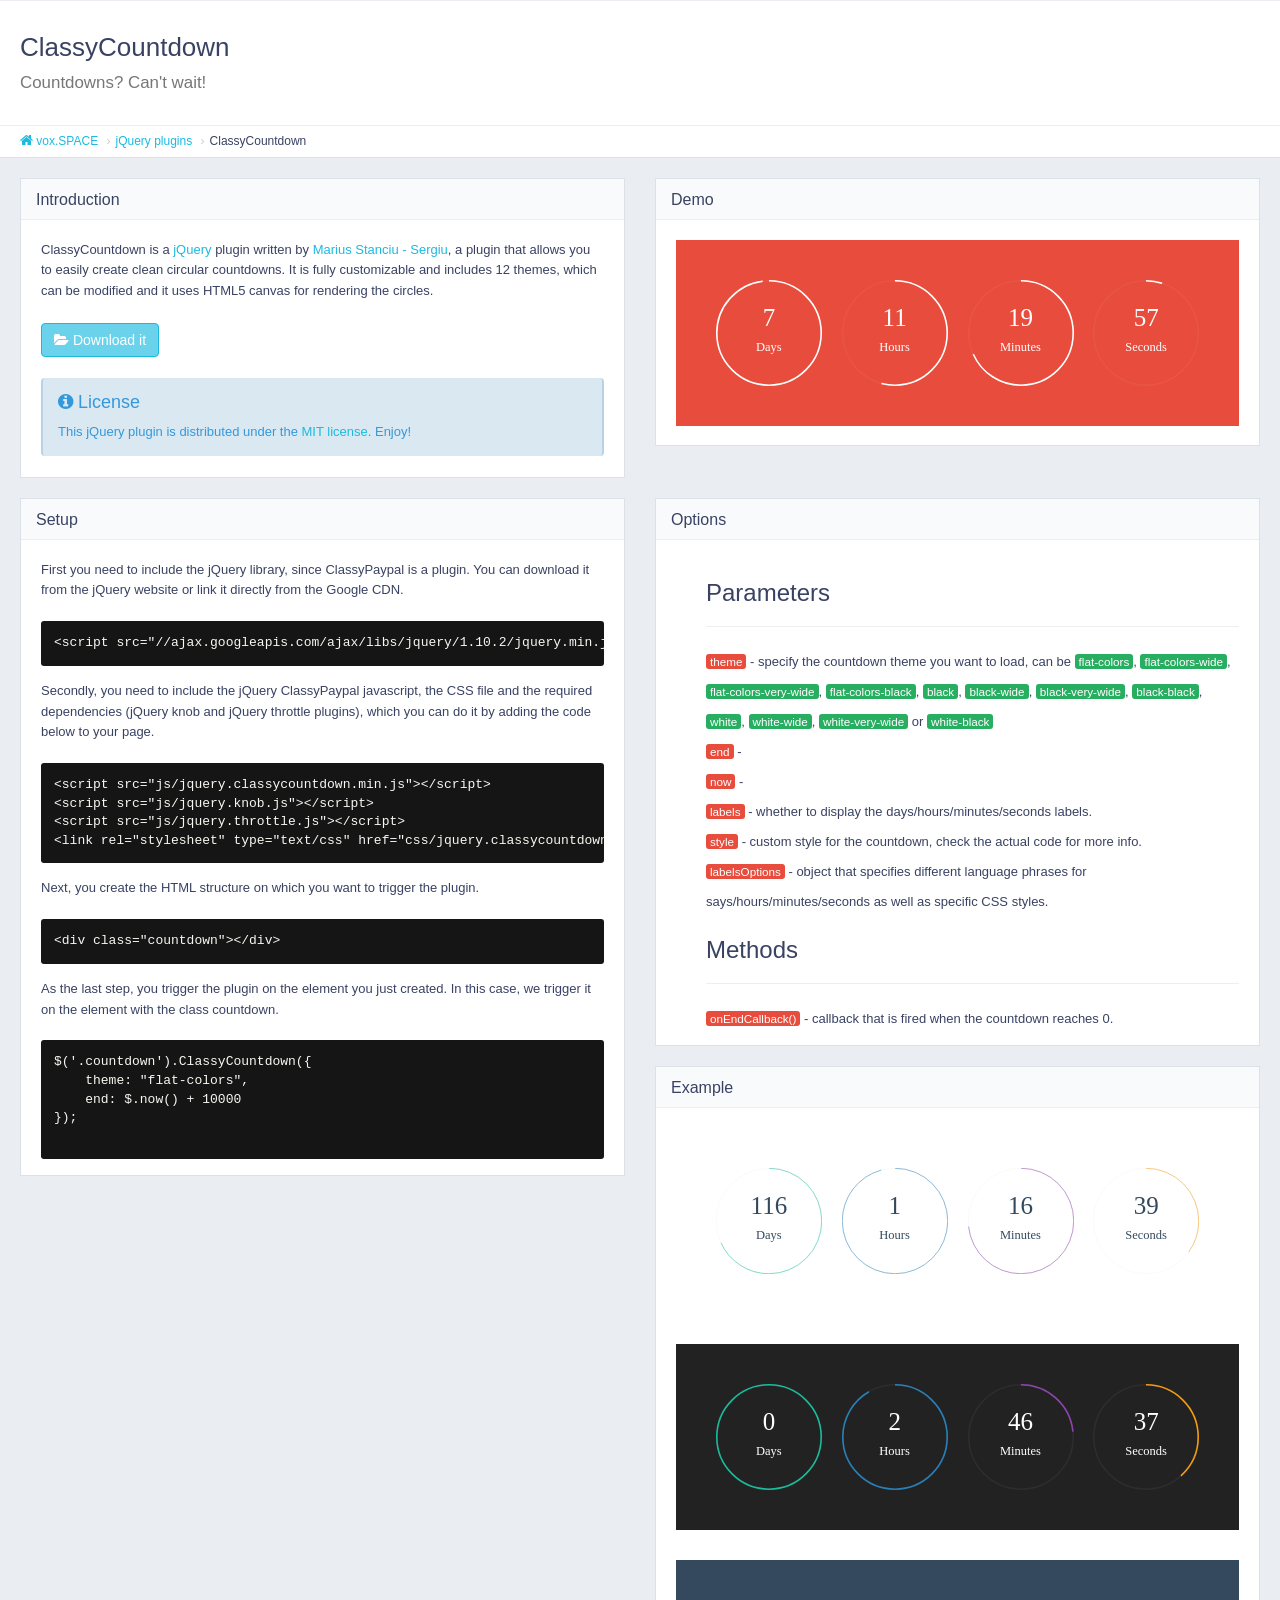
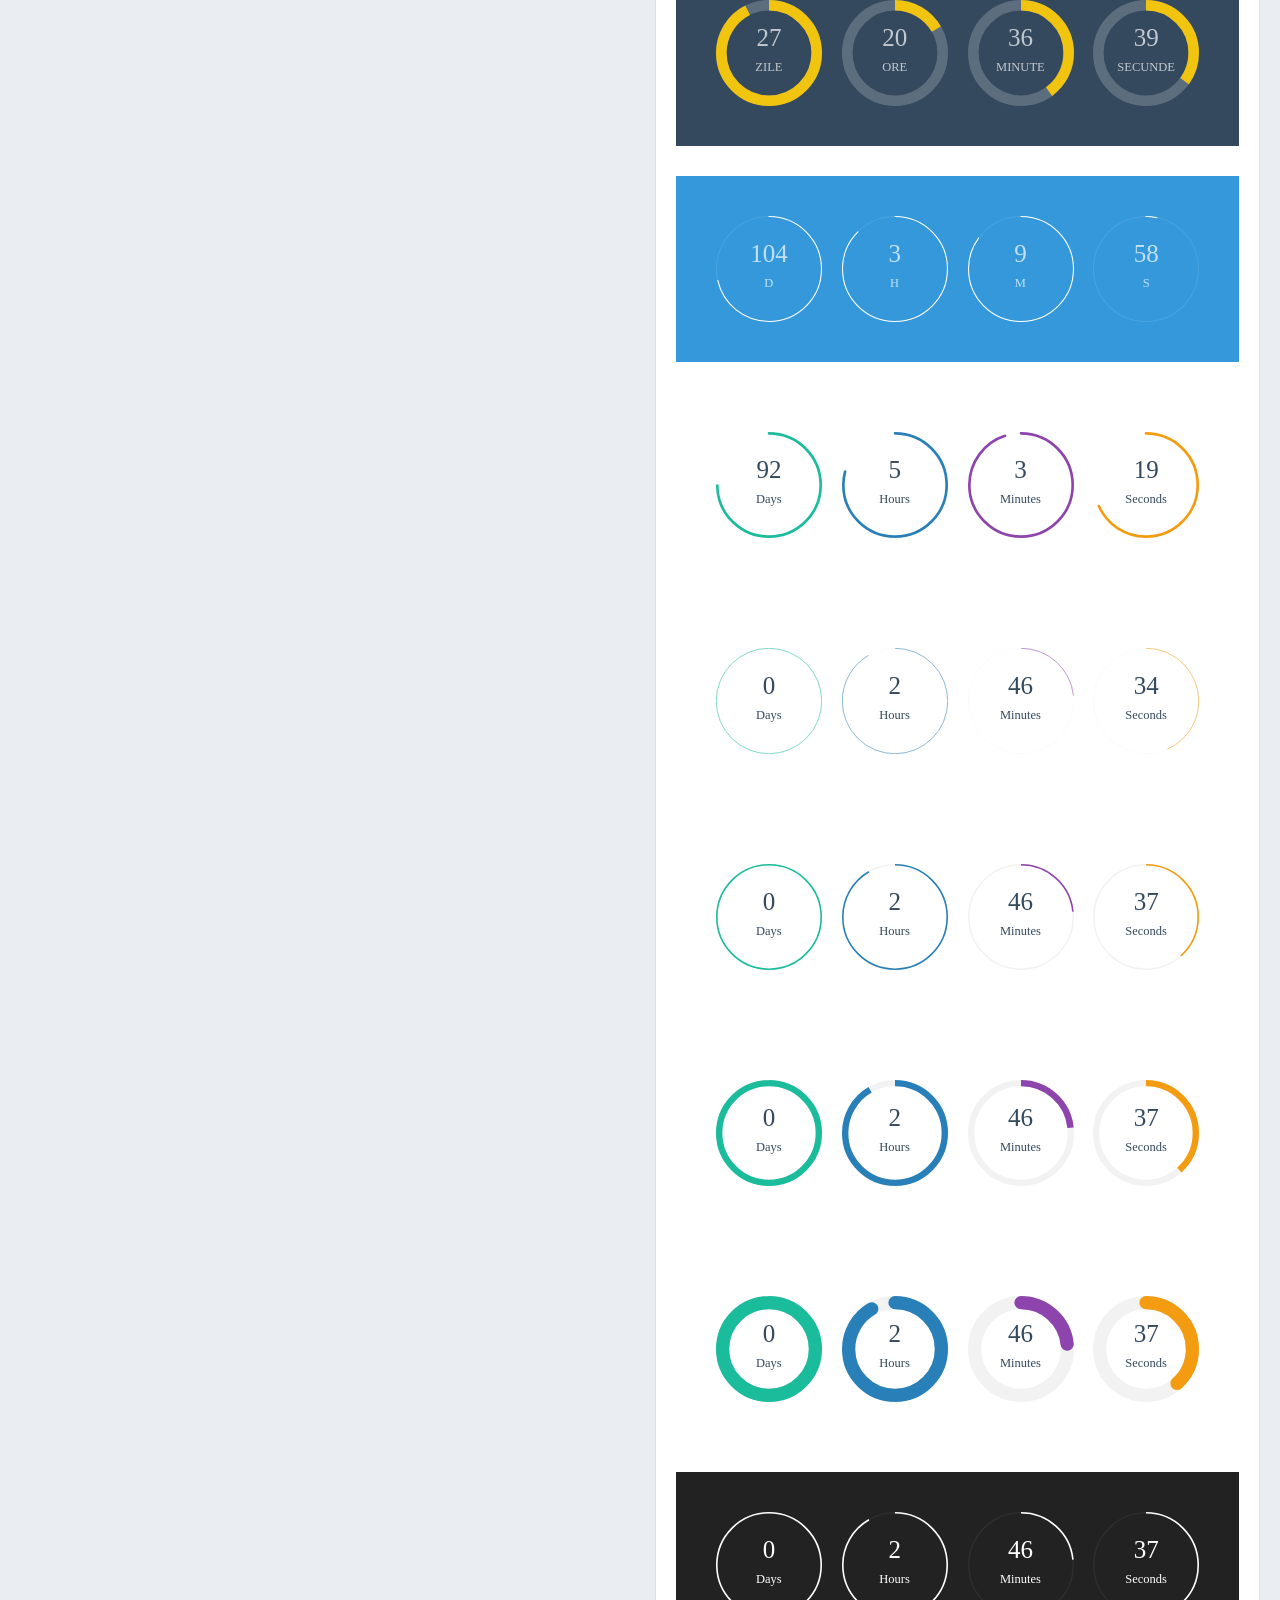
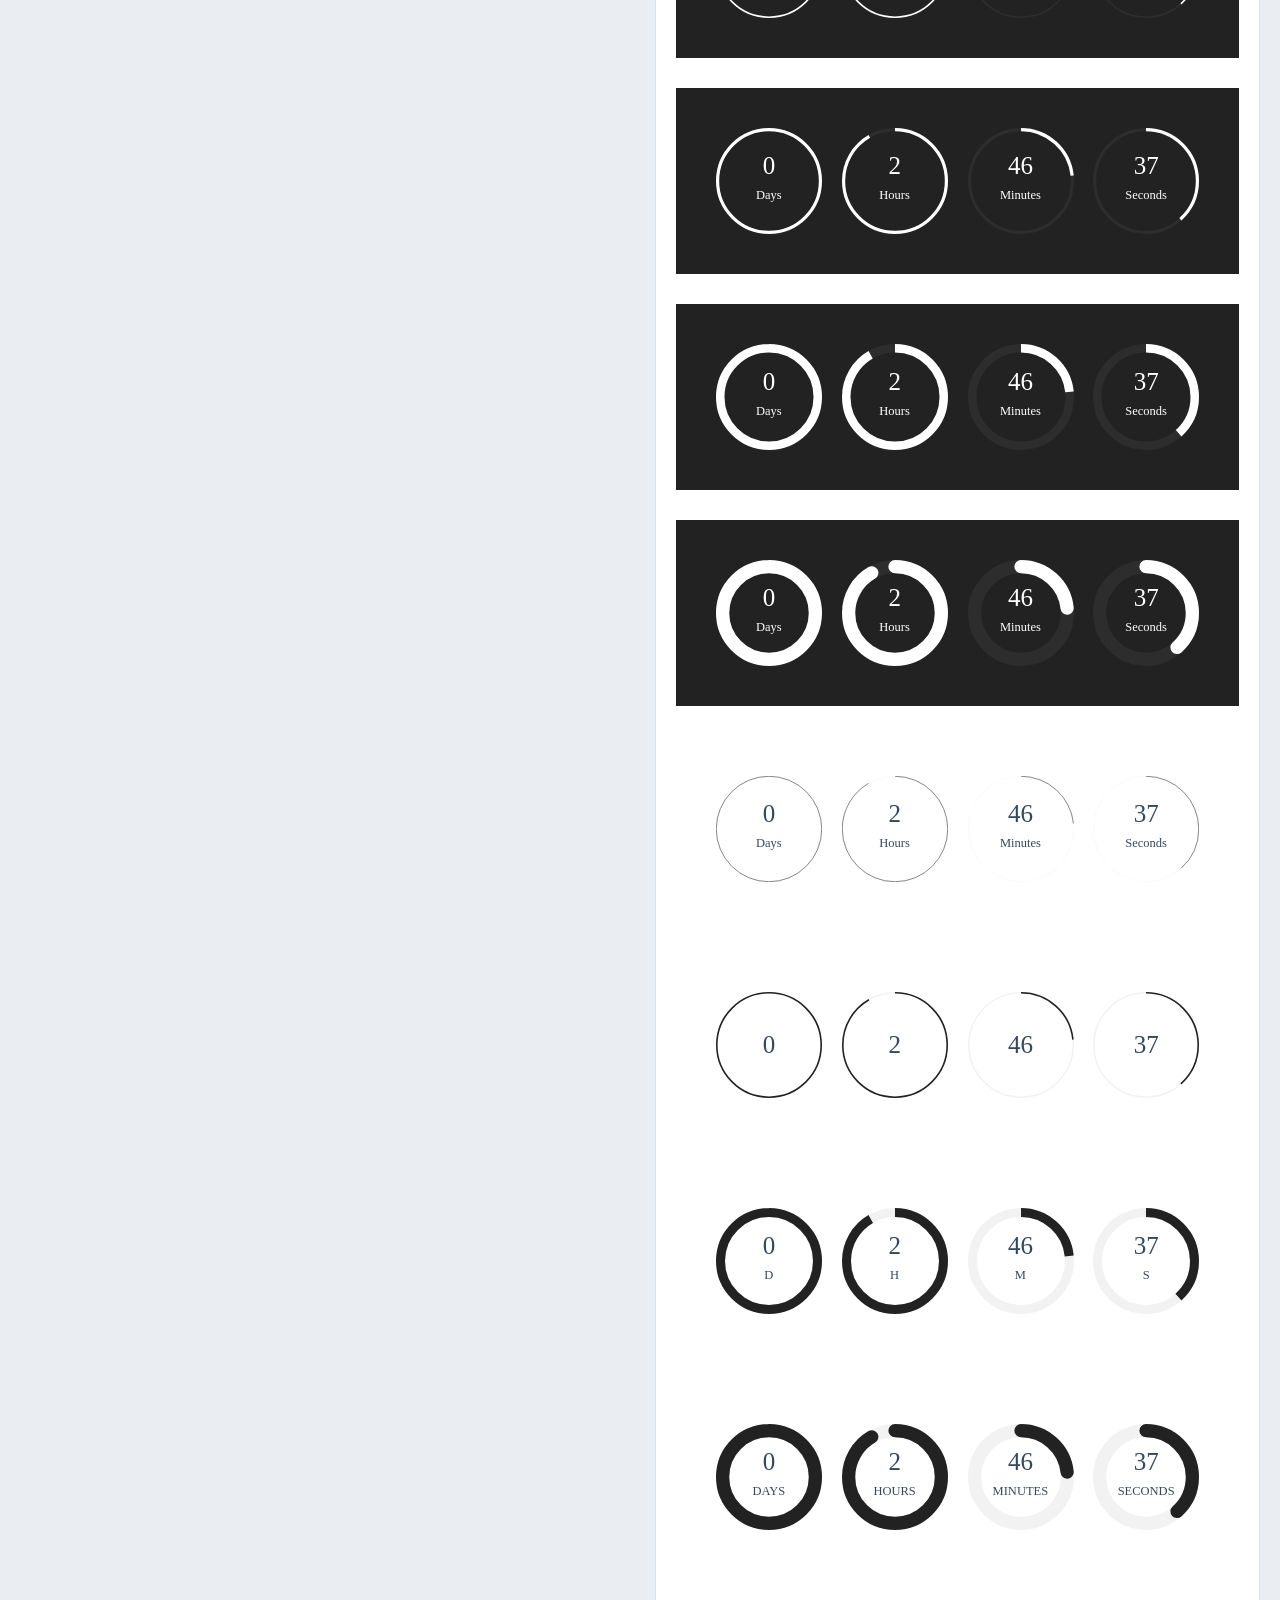
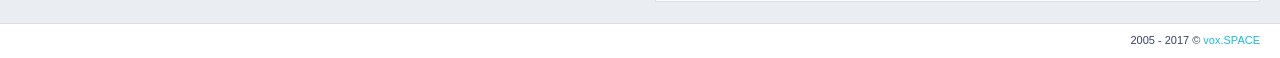
<file: 949kissfm.com/components/countdown/index.html>
<!DOCTYPE html>
<html>
    <head>
        <meta http-equiv="content-type" content="text/html; charset=UTF-8" />
        <meta charset="utf-8" />
        <title>ClassyCountdown jQuery plugin | vox.SPACE</title>
        <link rel="stylesheet" href="css/documentation.css" />
        <script src="js/jquery.min.js"></script>
        <script src="js/jquery.knob.js"></script>
        <script src="js/jquery.throttle.js"></script>
        <script src="js/jquery.classycountdown.min.js"></script>
        <link rel="stylesheet" type="text/css" href="css/jquery.classycountdown.css" />
        <style>
            .ClassyCountdownDemo { margin:0 auto 30px auto; max-width:800px; width:calc(100%); padding:30px; display:block }
            #countdown2 { background:#FFF }
            #countdown3 { background:rgb(52, 73, 94) }
            #countdown4 { background:#222 }
            #countdown5 { background:#222 }
            #countdown6 { background:#222 }
            #countdown7 { background:#222 }
            #countdown8 { background:#222 }
            #countdown9 { background:#FFF }
            #countdown10 { background:#3498db }
        </style>
    </head>
    <body>
        <div id="page-container">
            <div id="main-container">
                <div id="page-content">
                    <div class="content-header">
                        <div class="header-section">
                            <h1>ClassyCountdown<br><small>Countdowns? Can't wait!</small></h1>
                        </div>
                    </div>
                    <ul class="breadcrumb breadcrumb-top">
                        <li><a href="https://vox.space/"><i class="fa fa-home"></i> vox.SPACE</a></li>
                        <li><a href="https://vox.space/jquery/">jQuery plugins</a></li>
                        <li>ClassyCountdown</li>
                    </ul>
                    <div class="row">
                        <div class="col-md-6">
                            <div class="block">
                                <div class="block-title">
                                    <h2>Introduction</h2>
                                </div>
                                <div class="clearfix">
                                    <p>ClassyCountdown is a <a href="http://www.jquery.com">jQuery</a> plugin written by <a href="https://vox.space">Marius Stanciu - Sergiu</a>, a plugin that allows you to easily create clean circular countdowns. It is fully customizable and includes 12 themes, which can be modified and it uses HTML5 canvas for rendering the circles.</p>
                                    <p>
                                        <a href="https://vox.space/file_download/19/jquery-classycountdown.zip" class="btn btn-primary">
                                            <i class="fa fa-folder-open"></i> Download it
                                        </a>
                                    </p>
                                    <div class="alert alert-info">
                                        <h4><i class="fa fa-info-circle"></i> License</h4>
                                        This jQuery plugin is distributed under the <a href="https://vox.space/LICENSE-MIT">MIT license</a>. Enjoy!
                                    </div>
                                </div>
                            </div>
                        </div>
                        <div class="col-md-6">
                            <div class="block">
                                <div class="block-title">
                                    <h2>Demo</h2>
                                </div>
                                <div class="clearfix">
                                    <div style="background:#e74c3c; color:#FFF;padding:30px;">
                                        <div id="countdown1"></div>
                                    </div>
                                    <br />
                                </div>
                            </div>
                        </div>
                    </div>
                    <div class="row">
                        <div class="col-md-6">
                            <div class="block">
                                <div class="block-title">
                                    <h2>Setup</h2>
                                </div>
                                <div class="clearfix">
                                    <p>First you need to include the jQuery library, since ClassyPaypal is a plugin. You can download it from the jQuery website or link it directly from the Google CDN.</p>
                                    <pre>&lt;script src="//ajax.googleapis.com/ajax/libs/jquery/1.10.2/jquery.min.js"&gt;&lt;/script&gt;</pre>
                                    <p>Secondly, you need to include the jQuery ClassyPaypal javascript, the CSS file and the required dependencies (jQuery knob and jQuery throttle plugins), which you can do it by adding the code below to your page.</p>
                                    <pre>&lt;script src="js/jquery.classycountdown.min.js"&gt;&lt;/script&gt;
&lt;script src="js/jquery.knob.js"&gt;&lt;/script&gt;
&lt;script src="js/jquery.throttle.js"&gt;&lt;/script&gt;
&lt;link rel="stylesheet" type="text/css" href="css/jquery.classycountdown.min.css" /&gt;</pre>
                                    <p>Next, you create the HTML structure on which you want to trigger the plugin.</p>
                                    <pre>&lt;div class="countdown"&gt;&lt;/div&gt;</pre>
                                    <p>As the last step, you trigger the plugin on the element you just created. In this case, we trigger it on the element with the class countdown.</p>
                                    <pre>$('.countdown').ClassyCountdown({
    theme: "flat-colors",
    end: $.now() + 10000
});
                                    </pre>
                                </div>
                            </div>
                        </div>
                        <div class="col-md-6">
                            <div class="block">
                                <div class="block-title">
                                    <h2>Options</h2>
                                </div>
                                <div class="clearfix">
                                    <ul class="fa-ul">
                                        <li>
                                            <h3>Parameters</h3>
                                            <hr />
                                        </li>
                                        <li>
                                            <span class="label label-danger">theme</span> - specify the countdown theme you want to load, can be <span class="label label-success">flat-colors</span>, <span class="label label-success">flat-colors-wide</span>, <span class="label label-success">flat-colors-very-wide</span>, <span class="label label-success">flat-colors-black</span>, <span class="label label-success">black</span>, <span class="label label-success">black-wide</span>, <span class="label label-success">black-very-wide</span>, <span class="label label-success">black-black</span>, <span class="label label-success">white</span>, <span class="label label-success">white-wide</span>, <span class="label label-success">white-very-wide</span> or <span class="label label-success">white-black</span>
                                        </li>
                                        <li>
                                            <span class="label label-danger">end</span> - 
                                        </li>
                                        <li>
                                            <span class="label label-danger">now</span> - 
                                        </li>
                                        <li>
                                            <span class="label label-danger">labels</span> - whether to display the days/hours/minutes/seconds labels.
                                        </li>
                                        <li>
                                            <span class="label label-danger">style</span> - custom style for the countdown, check the actual code for more info.
                                        </li>
                                        <li>
                                            <span class="label label-danger">labelsOptions</span> - object that specifies different language phrases for says/hours/minutes/seconds as well as specific CSS styles.
                                        </li>
                                        <li>
                                            <h3>Methods</h3>
                                            <hr />
                                        </li>
                                        <li>
                                            <span class="label label-danger">onEndCallback()</span> - callback that is fired when the countdown reaches 0.
                                        </li>
                                    </ul>
                                </div>
                            </div>
                            <div class="block">
                                <div class="block-title">
                                    <h2>Example</h2>
                                </div>
                                <div class="clearfix">
                                    <div id="countdown2" class="ClassyCountdownDemo"></div>
                                    <div id="countdown4" class="ClassyCountdownDemo"></div>
                                    <div id="countdown3" class="ClassyCountdownDemo"></div>
                                    <div id="countdown10" class="ClassyCountdownDemo"></div>
                                    <div id="countdown9" class="ClassyCountdownDemo"></div>
                                    <div id="countdown15" class="ClassyCountdownDemo"></div>
                                    <div id="countdown16" class="ClassyCountdownDemo"></div>
                                    <div id="countdown17" class="ClassyCountdownDemo"></div>
                                    <div id="countdown18" class="ClassyCountdownDemo"></div>
                                    <div id="countdown5" class="ClassyCountdownDemo"></div>
                                    <div id="countdown6" class="ClassyCountdownDemo"></div>
                                    <div id="countdown7" class="ClassyCountdownDemo"></div>
                                    <div id="countdown8" class="ClassyCountdownDemo"></div>
                                    <div id="countdown11" class="ClassyCountdownDemo"></div>
                                    <div id="countdown12" class="ClassyCountdownDemo"></div>
                                    <div id="countdown13" class="ClassyCountdownDemo"></div>
                                    <div id="countdown14" class="ClassyCountdownDemo"></div>
                                    <script>
                                        $(document).ready(function() {
                                            $('#countdown15').ClassyCountdown({
                                                theme: "flat-colors",
                                                end: $.now() + 10000
                                            });
                                            $('#countdown16').ClassyCountdown({
                                                theme: "flat-colors-wide",
                                                end: $.now() + 10000
                                            });
                                            $('#countdown17').ClassyCountdown({
                                                theme: "flat-colors-very-wide",
                                                end: $.now() + 10000
                                            });
                                            $('#countdown18').ClassyCountdown({
                                                theme: "flat-colors-black",
                                                end: $.now() + 10000
                                            });
                                            $('#countdown1').ClassyCountdown({
                                                theme: "white",
                                                end: $.now() + 645600
                                            });
                                            $('#countdown5').ClassyCountdown({
                                                theme: "white",
                                                end: $.now() + 10000
                                            });
                                            $('#countdown6').ClassyCountdown({
                                                theme: "white-wide",
                                                end: $.now() + 10000
                                            });
                                            $('#countdown7').ClassyCountdown({
                                                theme: "white-very-wide",
                                                end: $.now() + 10000
                                            });
                                            $('#countdown8').ClassyCountdown({
                                                theme: "white-black",
                                                end: $.now() + 10000
                                            });
                                            $('#countdown11').ClassyCountdown({
                                                theme: "black",
                                                style: {
                                                    secondsElement: {
                                                        gauge: {
                                                            fgColor: "#F00"
                                                        }
                                                    }
                                                },
                                                end: $.now() + 10000
                                            });
                                            $('#countdown12').ClassyCountdown({
                                                theme: "black-wide",
                                                labels: false,
                                                end: $.now() + 10000
                                            });
                                            $('#countdown13').ClassyCountdown({
                                                theme: "black-very-wide",
                                                labelsOptions: {
                                                    lang: {
                                                        days: 'D',
                                                        hours: 'H',
                                                        minutes: 'M',
                                                        seconds: 'S'
                                                    },
                                                    style: 'font-size:0.5em; text-transform:uppercase;'
                                                },
                                                end: $.now() + 10000
                                            });
                                            $('#countdown14').ClassyCountdown({
                                                theme: "black-black",
                                                labelsOptions: {
                                                    style: 'font-size:0.5em; text-transform:uppercase;'
                                                },
                                                end: $.now() + 10000
                                            });
                                            $('#countdown4').ClassyCountdown({
                                                end: $.now() + 10000,
                                                labels: true,
                                                style: {
                                                    element: "",
                                                    textResponsive: .5,
                                                    days: {
                                                        gauge: {
                                                            thickness: .03,
                                                            bgColor: "rgba(255,255,255,0.05)",
                                                            fgColor: "#1abc9c"
                                                        },
                                                        textCSS: 'font-family:\'Open Sans\'; font-size:25px; font-weight:300; color:#fff;'
                                                    },
                                                    hours: {
                                                        gauge: {
                                                            thickness: .03,
                                                            bgColor: "rgba(255,255,255,0.05)",
                                                            fgColor: "#2980b9"
                                                        },
                                                        textCSS: 'font-family:\'Open Sans\'; font-size:25px; font-weight:300; color:#fff;'
                                                    },
                                                    minutes: {
                                                        gauge: {
                                                            thickness: .03,
                                                            bgColor: "rgba(255,255,255,0.05)",
                                                            fgColor: "#8e44ad"
                                                        },
                                                        textCSS: 'font-family:\'Open Sans\'; font-size:25px; font-weight:300; color:#fff;'
                                                    },
                                                    seconds: {
                                                        gauge: {
                                                            thickness: .03,
                                                            bgColor: "rgba(255,255,255,0.05)",
                                                            fgColor: "#f39c12"
                                                        },
                                                        textCSS: 'font-family:\'Open Sans\'; font-size:25px; font-weight:300; color:#fff;'
                                                    }

                                                },
                                                onEndCallback: function() {
                                                    console.log("Time out!");
                                                }
                                            });
                                            $('#countdown2').ClassyCountdown({
                                                end: '1388468325',
                                                now: '1378441323',
                                                labels: true,
                                                style: {
                                                    element: "",
                                                    textResponsive: .5,
                                                    days: {
                                                        gauge: {
                                                            thickness: .01,
                                                            bgColor: "rgba(0,0,0,0.05)",
                                                            fgColor: "#1abc9c"
                                                        },
                                                        textCSS: 'font-family:\'Open Sans\'; font-size:25px; font-weight:300; color:#34495e;'
                                                    },
                                                    hours: {
                                                        gauge: {
                                                            thickness: .01,
                                                            bgColor: "rgba(0,0,0,0.05)",
                                                            fgColor: "#2980b9"
                                                        },
                                                        textCSS: 'font-family:\'Open Sans\'; font-size:25px; font-weight:300; color:#34495e;'
                                                    },
                                                    minutes: {
                                                        gauge: {
                                                            thickness: .01,
                                                            bgColor: "rgba(0,0,0,0.05)",
                                                            fgColor: "#8e44ad"
                                                        },
                                                        textCSS: 'font-family:\'Open Sans\'; font-size:25px; font-weight:300; color:#34495e;'
                                                    },
                                                    seconds: {
                                                        gauge: {
                                                            thickness: .01,
                                                            bgColor: "rgba(0,0,0,0.05)",
                                                            fgColor: "#f39c12"
                                                        },
                                                        textCSS: 'font-family:\'Open Sans\'; font-size:25px; font-weight:300; color:#34495e;'
                                                    }

                                                },
                                                onEndCallback: function() {
                                                    console.log("Time out!");
                                                }
                                            });
                                            $('#countdown9').ClassyCountdown({
                                                end: '1388468325',
                                                now: '1380501323',
                                                labels: true,
                                                style: {
                                                    element: "",
                                                    textResponsive: .5,
                                                    days: {
                                                        gauge: {
                                                            thickness: .05,
                                                            bgColor: "rgba(0,0,0,0)",
                                                            fgColor: "#1abc9c",
                                                            lineCap: 'round'
                                                        },
                                                        textCSS: 'font-family:\'Open Sans\'; font-size:25px; font-weight:300; color:#34495e;'
                                                    },
                                                    hours: {
                                                        gauge: {
                                                            thickness: .05,
                                                            bgColor: "rgba(0,0,0,0)",
                                                            fgColor: "#2980b9",
                                                            lineCap: 'round'
                                                        },
                                                        textCSS: 'font-family:\'Open Sans\'; font-size:25px; font-weight:300; color:#34495e;'
                                                    },
                                                    minutes: {
                                                        gauge: {
                                                            thickness: .05,
                                                            bgColor: "rgba(0,0,0,0)",
                                                            fgColor: "#8e44ad",
                                                            lineCap: 'round'
                                                        },
                                                        textCSS: 'font-family:\'Open Sans\'; font-size:25px; font-weight:300; color:#34495e;'
                                                    },
                                                    seconds: {
                                                        gauge: {
                                                            thickness: .05,
                                                            bgColor: "rgba(0,0,0,0)",
                                                            fgColor: "#f39c12",
                                                            lineCap: 'round'
                                                        },
                                                        textCSS: 'font-family:\'Open Sans\'; font-size:25px; font-weight:300; color:#34495e;'
                                                    }

                                                },
                                                onEndCallback: function() {
                                                    console.log("Time out!");
                                                }
                                            });
                                            $('#countdown10').ClassyCountdown({
                                                end: '1397468325',
                                                now: '1388471324',
                                                labels: true,
                                                labelsOptions: {
                                                    lang: {
                                                        days: 'D',
                                                        hours: 'H',
                                                        minutes: 'M',
                                                        seconds: 'S'
                                                    },
                                                    style: 'font-size:0.5em; text-transform:uppercase;'
                                                },
                                                style: {
                                                    element: "",
                                                    textResponsive: .5,
                                                    days: {
                                                        gauge: {
                                                            thickness: .02,
                                                            bgColor: "rgba(255,255,255,0.1)",
                                                            fgColor: "rgba(255,255,255,1)",
                                                            lineCap: 'round'
                                                        },
                                                        textCSS: 'font-family:\'Open Sans\'; font-size:25px; font-weight:300; color:rgba(255,255,255,0.7);'
                                                    },
                                                    hours: {
                                                        gauge: {
                                                            thickness: .02,
                                                            bgColor: "rgba(255,255,255,0.1)",
                                                            fgColor: "rgba(255,255,255,1)",
                                                            lineCap: 'round'
                                                        },
                                                        textCSS: 'font-family:\'Open Sans\'; font-size:25px; font-weight:300; color:rgba(255,255,255,0.7);'
                                                    },
                                                    minutes: {
                                                        gauge: {
                                                            thickness: .02,
                                                            bgColor: "rgba(255,255,255,0.1)",
                                                            fgColor: "rgba(255,255,255,1)",
                                                            lineCap: 'round'
                                                        },
                                                        textCSS: 'font-family:\'Open Sans\'; font-size:25px; font-weight:300; color:rgba(255,255,255,0.7);'
                                                    },
                                                    seconds: {
                                                        gauge: {
                                                            thickness: .02,
                                                            bgColor: "rgba(255,255,255,0.1)",
                                                            fgColor: "rgba(255,255,255,1)",
                                                            lineCap: 'round'
                                                        },
                                                        textCSS: 'font-family:\'Open Sans\'; font-size:25px; font-weight:300; color:rgba(255,255,255,0.7);'
                                                    },
                                                },
                                                onEndCallback: function() {
                                                    console.log("Time out!");
                                                }
                                            });
                                            $('#countdown3').ClassyCountdown({
                                                end: '1390868325',
                                                now: '1388461323',
                                                labels: true,
                                                labelsOptions: {
                                                    lang: {
                                                        days: 'Zile',
                                                        hours: 'Ore',
                                                        minutes: 'Minute',
                                                        seconds: 'Secunde'
                                                    },
                                                    style: 'font-size:0.5em; text-transform:uppercase;'
                                                },
                                                style: {
                                                    element: "",
                                                    textResponsive: .5,
                                                    days: {
                                                        gauge: {
                                                            thickness: .2,
                                                            bgColor: "rgba(255,255,255,0.2)",
                                                            fgColor: "rgb(241, 196, 15)"
                                                        },
                                                        textCSS: 'font-family:\'Open Sans\'; font-size:25px; font-weight:300; color:rgba(255,255,255,0.7);'
                                                    },
                                                    hours: {
                                                        gauge: {
                                                            thickness: .2,
                                                            bgColor: "rgba(255,255,255,0.2)",
                                                            fgColor: "rgb(241, 196, 15)"
                                                        },
                                                        textCSS: 'font-family:\'Open Sans\'; font-size:25px; font-weight:300; color:rgba(255,255,255,0.7);'
                                                    },
                                                    minutes: {
                                                        gauge: {
                                                            thickness: .2,
                                                            bgColor: "rgba(255,255,255,0.2)",
                                                            fgColor: "rgb(241, 196, 15)"
                                                        },
                                                        textCSS: 'font-family:\'Open Sans\'; font-size:25px; font-weight:300; color:rgba(255,255,255,0.7);'
                                                    },
                                                    seconds: {
                                                        gauge: {
                                                            thickness: .2,
                                                            bgColor: "rgba(255,255,255,0.2)",
                                                            fgColor: "rgb(241, 196, 15)"
                                                        },
                                                        textCSS: 'font-family:\'Open Sans\'; font-size:25px; font-weight:300; color:rgba(255,255,255,0.7);'
                                                    }

                                                },
                                                onEndCallback: function() {
                                                    console.log("Time out!");
                                                }
                                            });
                                        });
                                    </script>
                                </div>
                            </div>
                        </div>
                    </div>
                </div>
                <footer class="clearfix">
                    <div class="pull-right">
                        <span>2005 - 2017</span> © <a href="https://vox.space" target="_blank">vox.SPACE</a>
                    </div>
                </footer>
            </div>
        </div>
    </body>
</html>
</file>
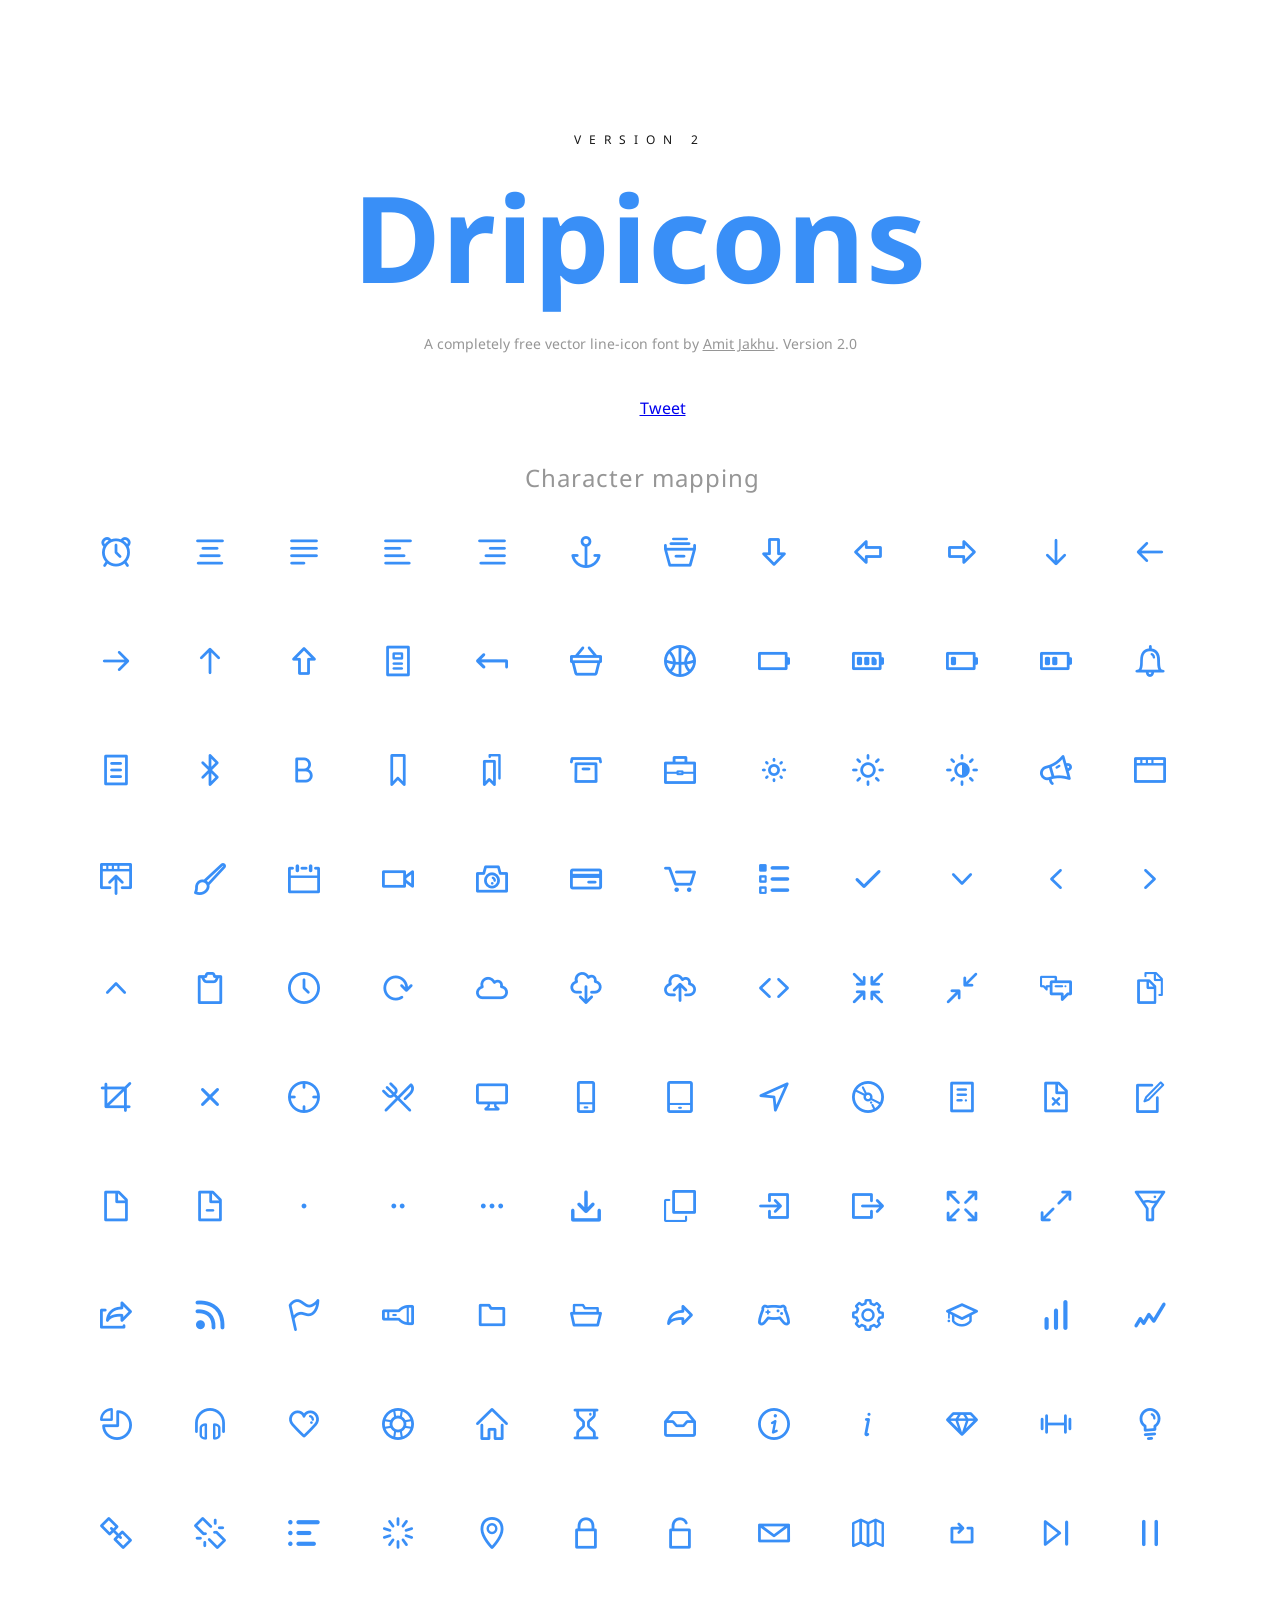
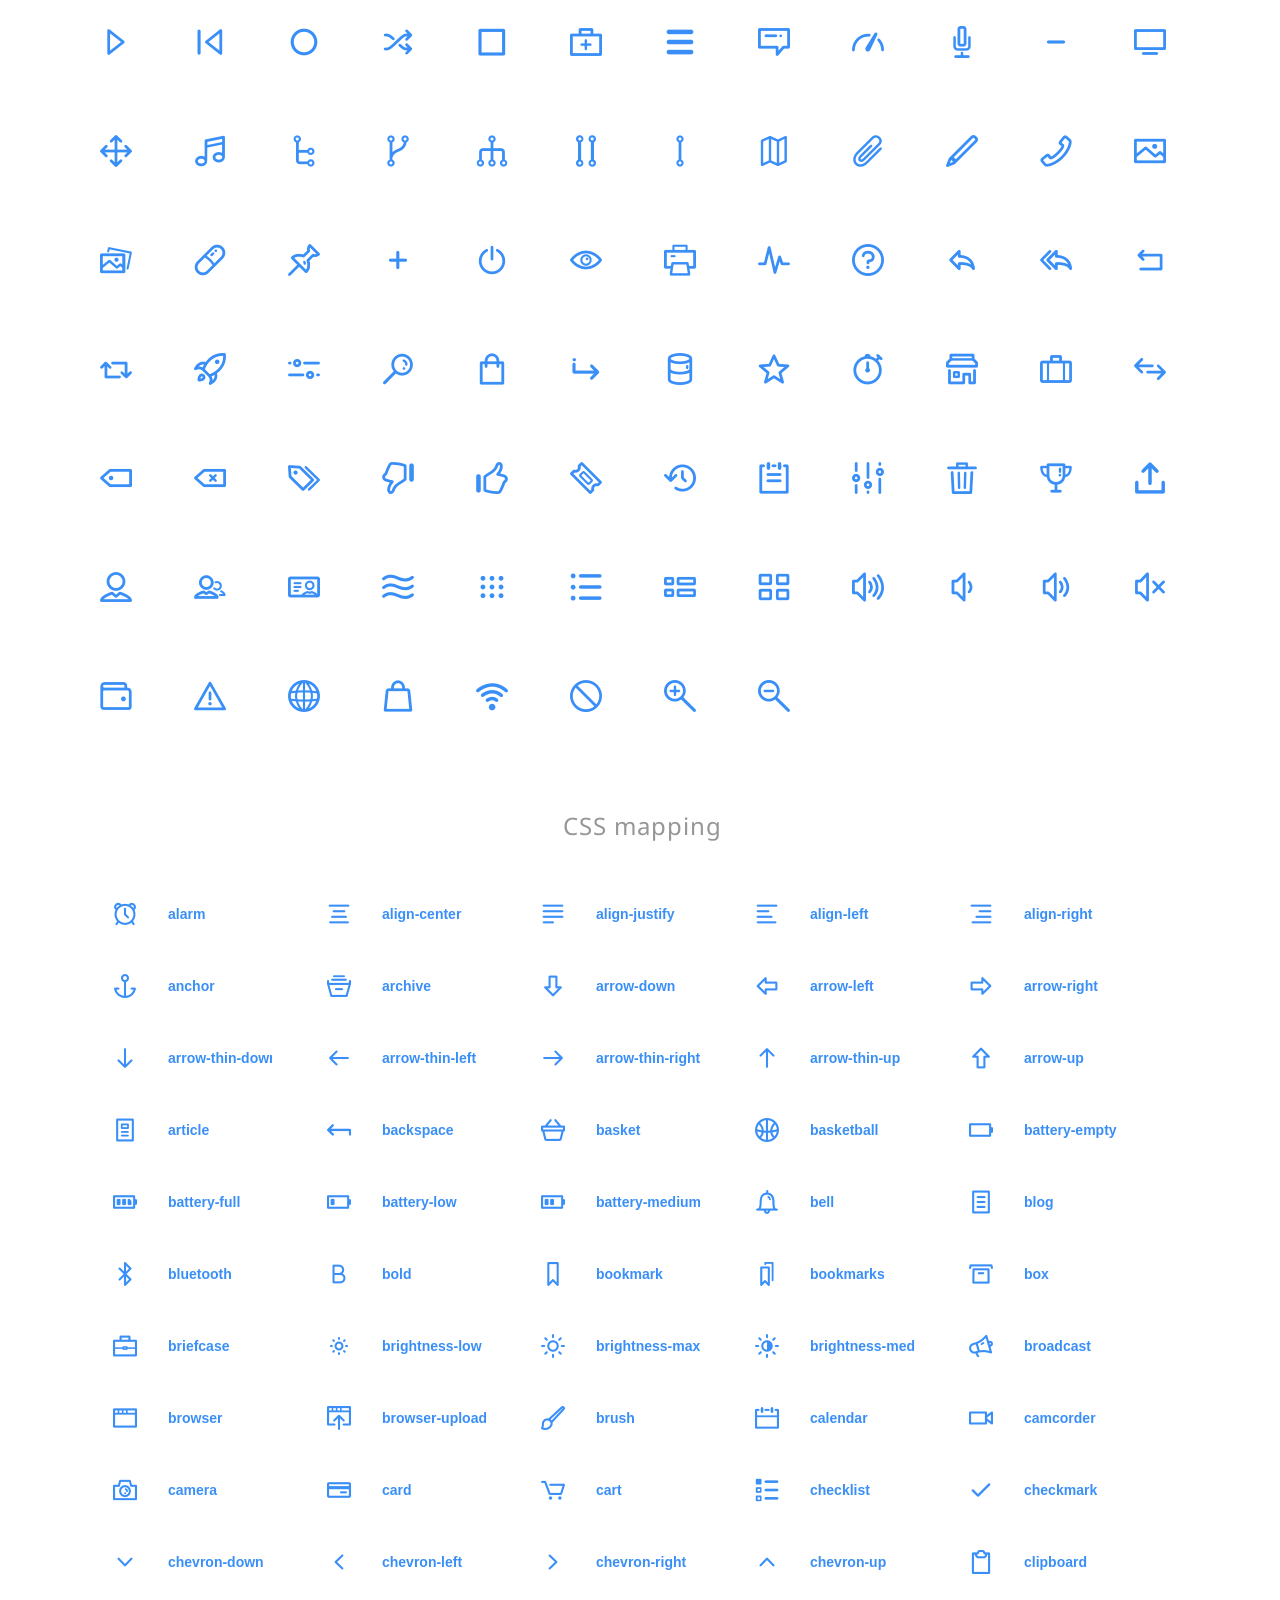
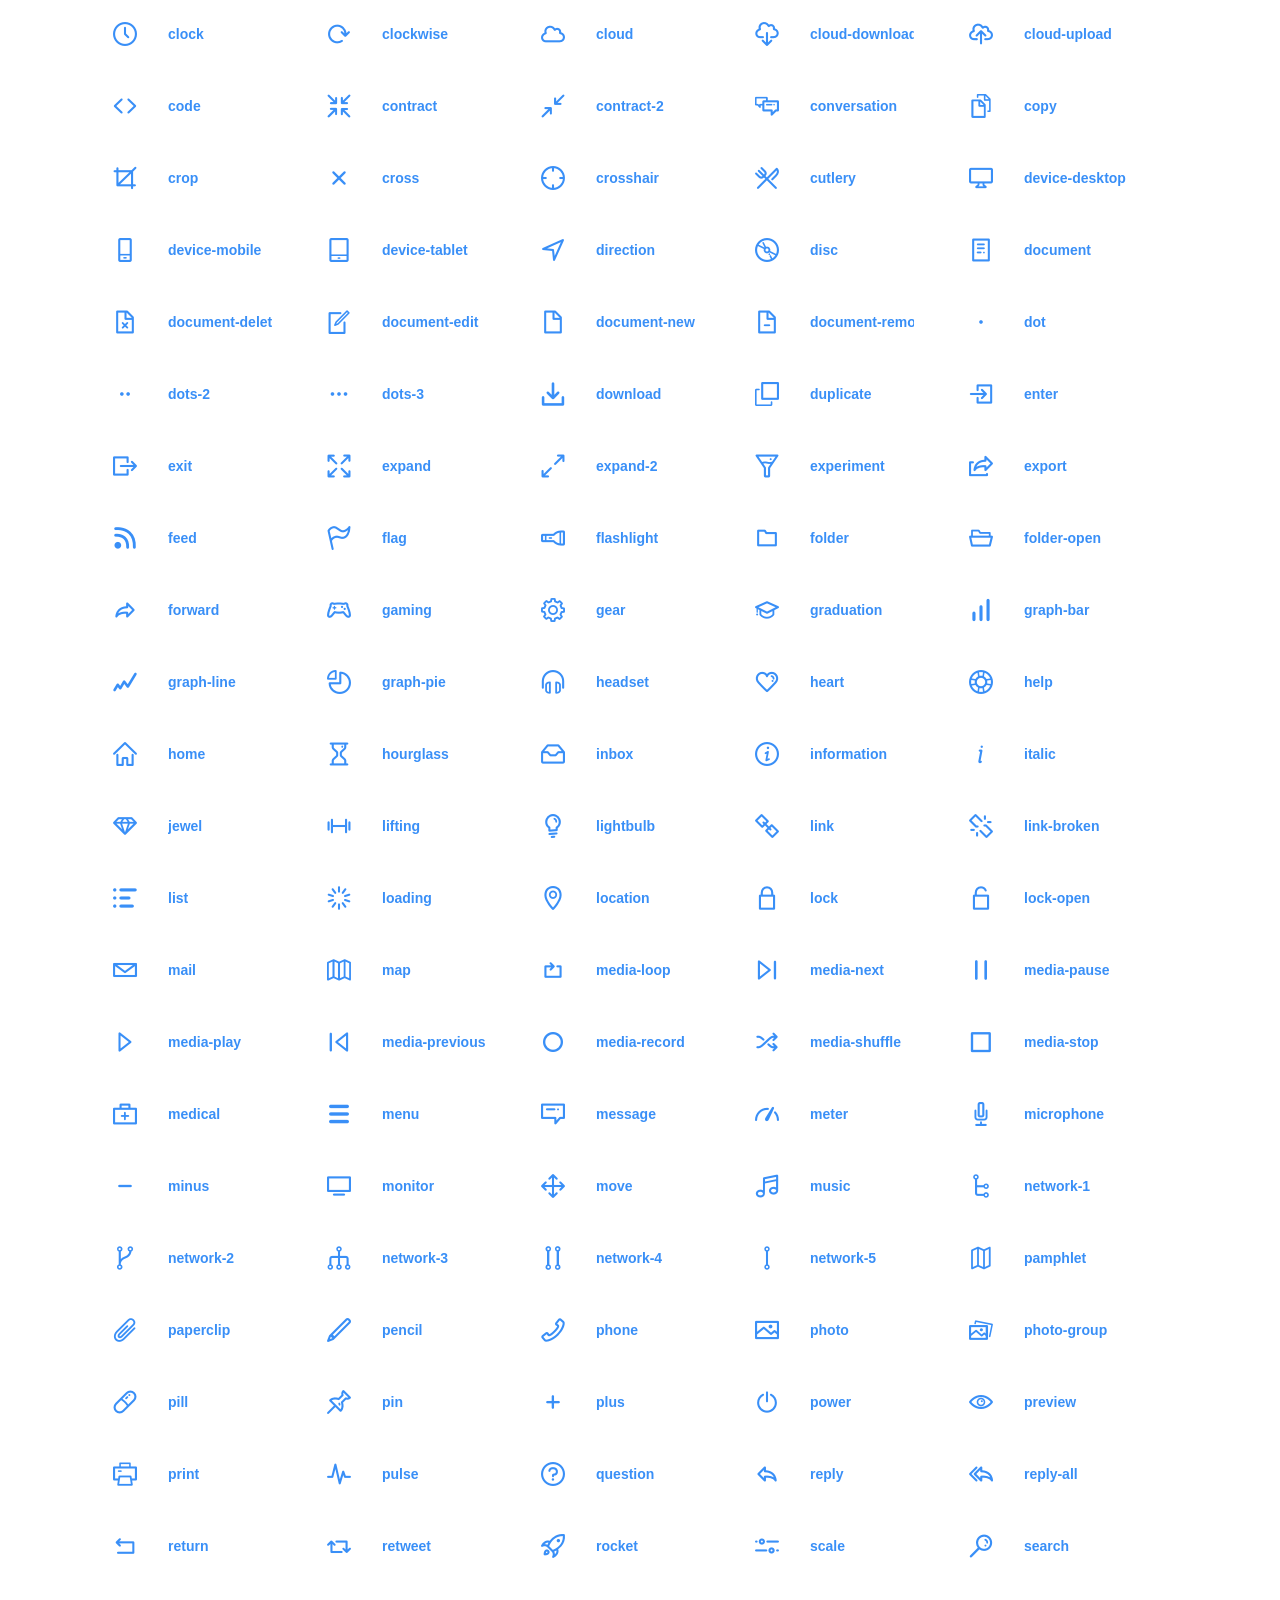
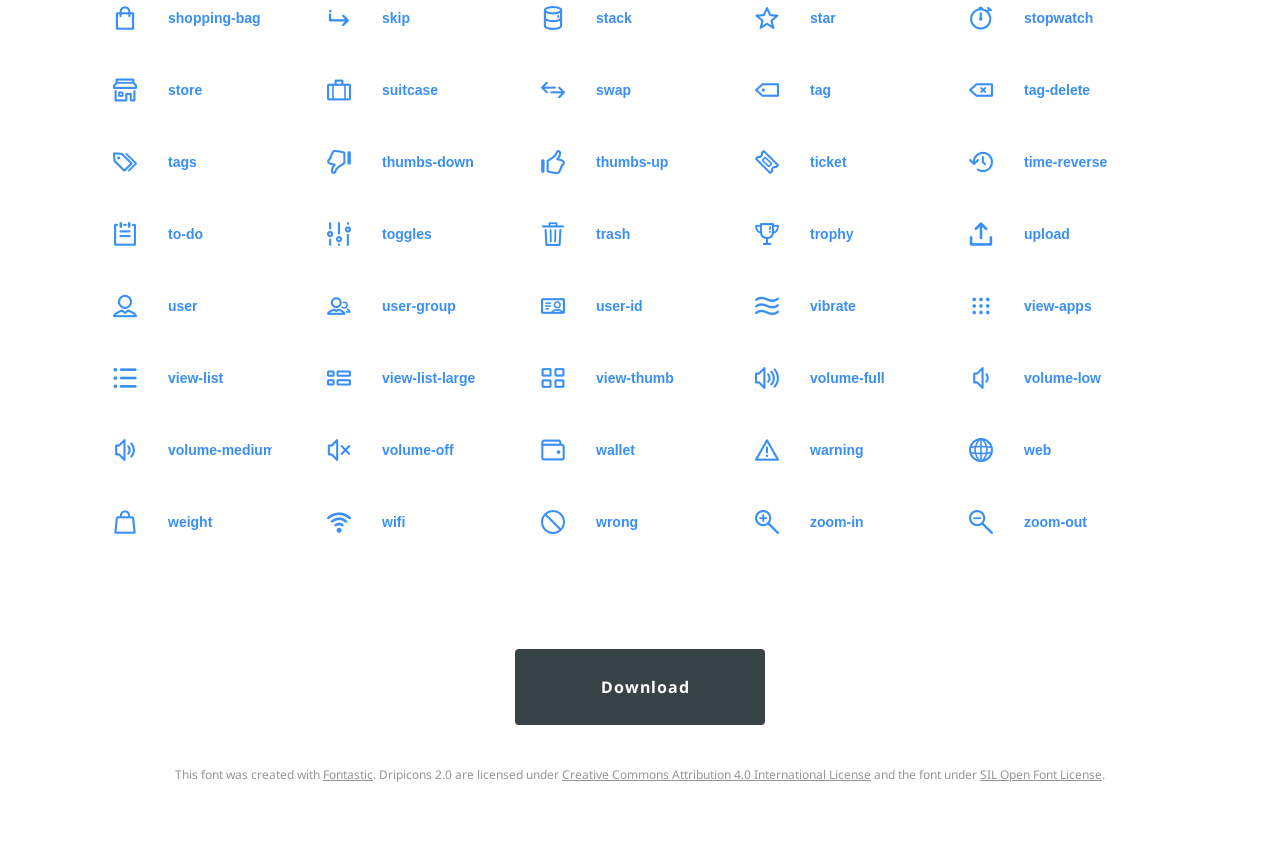
<file: 949kissfm.com/fonts/dripicons/icons-reference.html>
<!DOCTYPE html>
<html lang="en">
  <head>
    <meta charset="utf-8">
    <meta http-equiv="X-UA-Compatible" content="IE=edge,chrome=1">
    <meta name="viewport" content="width=device-width,initial-scale=1">
    <title>Dripicons - V2 (Line-Icon Font) by Amit Jakhu</title>
    <meta name="description" content="A completely vector line-icon font by Amit Jakhu.">
    <meta name="keywords" content="Amit Jakhu,Dripicons,Icons,Iconset,Free Icons,Line Icons,Linicons,V2,Version 2,Icon,Toronto,Canada,Dribbble,Behance,Download,Resource,Designerfuel,Design,UI,User Interface,UX,User Experience">
    <meta itemprop="name" content="Dripicons V2 (Free Iconset)">
    <meta itemprop="description" content="A completely vector line-icon font by Amit Jakhu.">
    <meta itemprop="image" content="http://demo.amitjakhu.com/dripicons/img/dripicons.png">

    <meta property="og:title" content="Dripicons V2 (Free Iconset)" />
    <meta property="og:type" content="product" />
    <meta property="og:url" content="http://demo.amitjakhu.com/dripicons/" />
    <meta property="og:image" content="http://demo.amitjakhu.com/dripicons/img/dripicons.png" />
    <meta property="og:description" content="A completely free vector line-icon font by Amit Jakhu." />
    <meta property="og:site_name" content="Dripicons V2 (Free Iconset)" />

    <link href="http://fonts.googleapis.com/css?family=Dosis:400,500,700" rel="stylesheet" type="text/css">
    <link rel="stylesheet" href="style.css">
    <link rel="stylesheet" href="webfont.css">
  </head>
  <body>
      <script>(function(d, s, id) {
          var js, fjs = d.getElementsByTagName(s)[0];
          if (d.getElementById(id)) return;
          js = d.createElement(s); js.id = id;
          js.src = "//connect.facebook.net/en_US/all.js#xfbml=1&appId=272937136072184";
          fjs.parentNode.insertBefore(js, fjs);

        }(document, 'script', 'facebook-jssdk'));</script>
    <div class="container">
      <h4>Version 2</h4>
      <h1>Dripicons</h1>
      <p class="small">A completely free vector line-icon font by <a href="http://amitjakhu.com">Amit Jakhu</a>. Version 2.0</p>
          <ul class="share">
                <li><div class="fb-like" data-width="The pixel width of the plugin" data-height="The pixel height of the plugin" data-colorscheme="light" data-layout="button_count" data-action="like" data-show-faces="false" data-send="false"></div></li>
                <li><a href="https://twitter.com/share" class="twitter-share-button" data-via="amitjakhu">Tweet</a><script>!function(d,s,id){var js,fjs=d.getElementsByTagName(s)[0],p=/^http:/.test(d.location)?'http':'https';if(!d.getElementById(id)){js=d.createElement(s);js.id=id;js.src=p+'://platform.twitter.com/widgets.js';fjs.parentNode.insertBefore(js,fjs);}}(document, 'script', 'twitter-wjs');</script></li>
            </ul>
      <h2>Character mapping</h2>
      <ul class="glyphs character-mapping">
        <li>
          <div data-icon="a" class="icon"></div>
          <input type="text" readonly="readonly" value="a">
        </li>
        <li>
          <div data-icon="b" class="icon"></div>
          <input type="text" readonly="readonly" value="b">
        </li>
        <li>
          <div data-icon="c" class="icon"></div>
          <input type="text" readonly="readonly" value="c">
        </li>
        <li>
          <div data-icon="d" class="icon"></div>
          <input type="text" readonly="readonly" value="d">
        </li>
        <li>
          <div data-icon="e" class="icon"></div>
          <input type="text" readonly="readonly" value="e">
        </li>
        <li>
          <div data-icon="f" class="icon"></div>
          <input type="text" readonly="readonly" value="f">
        </li>
        <li>
          <div data-icon="g" class="icon"></div>
          <input type="text" readonly="readonly" value="g">
        </li>
        <li>
          <div data-icon="h" class="icon"></div>
          <input type="text" readonly="readonly" value="h">
        </li>
        <li>
          <div data-icon="i" class="icon"></div>
          <input type="text" readonly="readonly" value="i">
        </li>
        <li>
          <div data-icon="j" class="icon"></div>
          <input type="text" readonly="readonly" value="j">
        </li>
        <li>
          <div data-icon="k" class="icon"></div>
          <input type="text" readonly="readonly" value="k">
        </li>
        <li>
          <div data-icon="l" class="icon"></div>
          <input type="text" readonly="readonly" value="l">
        </li>
        <li>
          <div data-icon="m" class="icon"></div>
          <input type="text" readonly="readonly" value="m">
        </li>
        <li>
          <div data-icon="n" class="icon"></div>
          <input type="text" readonly="readonly" value="n">
        </li>
        <li>
          <div data-icon="o" class="icon"></div>
          <input type="text" readonly="readonly" value="o">
        </li>
        <li>
          <div data-icon="p" class="icon"></div>
          <input type="text" readonly="readonly" value="p">
        </li>
        <li>
          <div data-icon="q" class="icon"></div>
          <input type="text" readonly="readonly" value="q">
        </li>
        <li>
          <div data-icon="r" class="icon"></div>
          <input type="text" readonly="readonly" value="r">
        </li>
        <li>
          <div data-icon="s" class="icon"></div>
          <input type="text" readonly="readonly" value="s">
        </li>
        <li>
          <div data-icon="t" class="icon"></div>
          <input type="text" readonly="readonly" value="t">
        </li>
        <li>
          <div data-icon="u" class="icon"></div>
          <input type="text" readonly="readonly" value="u">
        </li>
        <li>
          <div data-icon="v" class="icon"></div>
          <input type="text" readonly="readonly" value="v">
        </li>
        <li>
          <div data-icon="w" class="icon"></div>
          <input type="text" readonly="readonly" value="w">
        </li>
        <li>
          <div data-icon="x" class="icon"></div>
          <input type="text" readonly="readonly" value="x">
        </li>
        <li>
          <div data-icon="y" class="icon"></div>
          <input type="text" readonly="readonly" value="y">
        </li>
        <li>
          <div data-icon="z" class="icon"></div>
          <input type="text" readonly="readonly" value="z">
        </li>
        <li>
          <div data-icon="A" class="icon"></div>
          <input type="text" readonly="readonly" value="A">
        </li>
        <li>
          <div data-icon="B" class="icon"></div>
          <input type="text" readonly="readonly" value="B">
        </li>
        <li>
          <div data-icon="C" class="icon"></div>
          <input type="text" readonly="readonly" value="C">
        </li>
        <li>
          <div data-icon="D" class="icon"></div>
          <input type="text" readonly="readonly" value="D">
        </li>
        <li>
          <div data-icon="E" class="icon"></div>
          <input type="text" readonly="readonly" value="E">
        </li>
        <li>
          <div data-icon="F" class="icon"></div>
          <input type="text" readonly="readonly" value="F">
        </li>
        <li>
          <div data-icon="G" class="icon"></div>
          <input type="text" readonly="readonly" value="G">
        </li>
        <li>
          <div data-icon="H" class="icon"></div>
          <input type="text" readonly="readonly" value="H">
        </li>
        <li>
          <div data-icon="I" class="icon"></div>
          <input type="text" readonly="readonly" value="I">
        </li>
        <li>
          <div data-icon="J" class="icon"></div>
          <input type="text" readonly="readonly" value="J">
        </li>
        <li>
          <div data-icon="K" class="icon"></div>
          <input type="text" readonly="readonly" value="K">
        </li>
        <li>
          <div data-icon="L" class="icon"></div>
          <input type="text" readonly="readonly" value="L">
        </li>
        <li>
          <div data-icon="M" class="icon"></div>
          <input type="text" readonly="readonly" value="M">
        </li>
        <li>
          <div data-icon="N" class="icon"></div>
          <input type="text" readonly="readonly" value="N">
        </li>
        <li>
          <div data-icon="O" class="icon"></div>
          <input type="text" readonly="readonly" value="O">
        </li>
        <li>
          <div data-icon="P" class="icon"></div>
          <input type="text" readonly="readonly" value="P">
        </li>
        <li>
          <div data-icon="Q" class="icon"></div>
          <input type="text" readonly="readonly" value="Q">
        </li>
        <li>
          <div data-icon="R" class="icon"></div>
          <input type="text" readonly="readonly" value="R">
        </li>
        <li>
          <div data-icon="S" class="icon"></div>
          <input type="text" readonly="readonly" value="S">
        </li>
        <li>
          <div data-icon="T" class="icon"></div>
          <input type="text" readonly="readonly" value="T">
        </li>
        <li>
          <div data-icon="U" class="icon"></div>
          <input type="text" readonly="readonly" value="U">
        </li>
        <li>
          <div data-icon="V" class="icon"></div>
          <input type="text" readonly="readonly" value="V">
        </li>
        <li>
          <div data-icon="W" class="icon"></div>
          <input type="text" readonly="readonly" value="W">
        </li>
        <li>
          <div data-icon="X" class="icon"></div>
          <input type="text" readonly="readonly" value="X">
        </li>
        <li>
          <div data-icon="Y" class="icon"></div>
          <input type="text" readonly="readonly" value="Y">
        </li>
        <li>
          <div data-icon="Z" class="icon"></div>
          <input type="text" readonly="readonly" value="Z">
        </li>
        <li>
          <div data-icon="0" class="icon"></div>
          <input type="text" readonly="readonly" value="0">
        </li>
        <li>
          <div data-icon="1" class="icon"></div>
          <input type="text" readonly="readonly" value="1">
        </li>
        <li>
          <div data-icon="2" class="icon"></div>
          <input type="text" readonly="readonly" value="2">
        </li>
        <li>
          <div data-icon="3" class="icon"></div>
          <input type="text" readonly="readonly" value="3">
        </li>
        <li>
          <div data-icon="4" class="icon"></div>
          <input type="text" readonly="readonly" value="4">
        </li>
        <li>
          <div data-icon="5" class="icon"></div>
          <input type="text" readonly="readonly" value="5">
        </li>
        <li>
          <div data-icon="6" class="icon"></div>
          <input type="text" readonly="readonly" value="6">
        </li>
        <li>
          <div data-icon="7" class="icon"></div>
          <input type="text" readonly="readonly" value="7">
        </li>
        <li>
          <div data-icon="8" class="icon"></div>
          <input type="text" readonly="readonly" value="8">
        </li>
        <li>
          <div data-icon="9" class="icon"></div>
          <input type="text" readonly="readonly" value="9">
        </li>
        <li>
          <div data-icon="!" class="icon"></div>
          <input type="text" readonly="readonly" value="!">
        </li>
        <li>
          <div data-icon="&#34;" class="icon"></div>
          <input type="text" readonly="readonly" value="&quot;">
        </li>
        <li>
          <div data-icon="#" class="icon"></div>
          <input type="text" readonly="readonly" value="#">
        </li>
        <li>
          <div data-icon="$" class="icon"></div>
          <input type="text" readonly="readonly" value="$">
        </li>
        <li>
          <div data-icon="%" class="icon"></div>
          <input type="text" readonly="readonly" value="%">
        </li>
        <li>
          <div data-icon="&" class="icon"></div>
          <input type="text" readonly="readonly" value="&amp;">
        </li>
        <li>
          <div data-icon="'" class="icon"></div>
          <input type="text" readonly="readonly" value="&#39;">
        </li>
        <li>
          <div data-icon="(" class="icon"></div>
          <input type="text" readonly="readonly" value="(">
        </li>
        <li>
          <div data-icon=")" class="icon"></div>
          <input type="text" readonly="readonly" value=")">
        </li>
        <li>
          <div data-icon="*" class="icon"></div>
          <input type="text" readonly="readonly" value="*">
        </li>
        <li>
          <div data-icon="+" class="icon"></div>
          <input type="text" readonly="readonly" value="+">
        </li>
        <li>
          <div data-icon="," class="icon"></div>
          <input type="text" readonly="readonly" value=",">
        </li>
        <li>
          <div data-icon="-" class="icon"></div>
          <input type="text" readonly="readonly" value="-">
        </li>
        <li>
          <div data-icon="." class="icon"></div>
          <input type="text" readonly="readonly" value=".">
        </li>
        <li>
          <div data-icon="/" class="icon"></div>
          <input type="text" readonly="readonly" value="/">
        </li>
        <li>
          <div data-icon=":" class="icon"></div>
          <input type="text" readonly="readonly" value=":">
        </li>
        <li>
          <div data-icon=";" class="icon"></div>
          <input type="text" readonly="readonly" value=";">
        </li>
        <li>
          <div data-icon="<" class="icon"></div>
          <input type="text" readonly="readonly" value="&lt;">
        </li>
        <li>
          <div data-icon="=" class="icon"></div>
          <input type="text" readonly="readonly" value="=">
        </li>
        <li>
          <div data-icon=">" class="icon"></div>
          <input type="text" readonly="readonly" value="&gt;">
        </li>
        <li>
          <div data-icon="?" class="icon"></div>
          <input type="text" readonly="readonly" value="?">
        </li>
        <li>
          <div data-icon="@" class="icon"></div>
          <input type="text" readonly="readonly" value="@">
        </li>
        <li>
          <div data-icon="[" class="icon"></div>
          <input type="text" readonly="readonly" value="[">
        </li>
        <li>
          <div data-icon="]" class="icon"></div>
          <input type="text" readonly="readonly" value="]">
        </li>
        <li>
          <div data-icon="^" class="icon"></div>
          <input type="text" readonly="readonly" value="^">
        </li>
        <li>
          <div data-icon="_" class="icon"></div>
          <input type="text" readonly="readonly" value="_">
        </li>
        <li>
          <div data-icon="`" class="icon"></div>
          <input type="text" readonly="readonly" value="`">
        </li>
        <li>
          <div data-icon="{" class="icon"></div>
          <input type="text" readonly="readonly" value="{">
        </li>
        <li>
          <div data-icon="|" class="icon"></div>
          <input type="text" readonly="readonly" value="|">
        </li>
        <li>
          <div data-icon="}" class="icon"></div>
          <input type="text" readonly="readonly" value="}">
        </li>
        <li>
          <div data-icon="~" class="icon"></div>
          <input type="text" readonly="readonly" value="~">
        </li>
        <li>
          <div data-icon="\" class="icon"></div>
          <input type="text" readonly="readonly" value="\">
        </li>
        <li>
          <div data-icon="&#xe000;" class="icon"></div>
          <input type="text" readonly="readonly" value="&amp;#xe000;">
        </li>
        <li>
          <div data-icon="&#xe001;" class="icon"></div>
          <input type="text" readonly="readonly" value="&amp;#xe001;">
        </li>
        <li>
          <div data-icon="&#xe002;" class="icon"></div>
          <input type="text" readonly="readonly" value="&amp;#xe002;">
        </li>
        <li>
          <div data-icon="&#xe003;" class="icon"></div>
          <input type="text" readonly="readonly" value="&amp;#xe003;">
        </li>
        <li>
          <div data-icon="&#xe004;" class="icon"></div>
          <input type="text" readonly="readonly" value="&amp;#xe004;">
        </li>
        <li>
          <div data-icon="&#xe005;" class="icon"></div>
          <input type="text" readonly="readonly" value="&amp;#xe005;">
        </li>
        <li>
          <div data-icon="&#xe006;" class="icon"></div>
          <input type="text" readonly="readonly" value="&amp;#xe006;">
        </li>
        <li>
          <div data-icon="&#xe007;" class="icon"></div>
          <input type="text" readonly="readonly" value="&amp;#xe007;">
        </li>
        <li>
          <div data-icon="&#xe008;" class="icon"></div>
          <input type="text" readonly="readonly" value="&amp;#xe008;">
        </li>
        <li>
          <div data-icon="&#xe009;" class="icon"></div>
          <input type="text" readonly="readonly" value="&amp;#xe009;">
        </li>
        <li>
          <div data-icon="&#xe00a;" class="icon"></div>
          <input type="text" readonly="readonly" value="&amp;#xe00a;">
        </li>
        <li>
          <div data-icon="&#xe00b;" class="icon"></div>
          <input type="text" readonly="readonly" value="&amp;#xe00b;">
        </li>
        <li>
          <div data-icon="&#xe00c;" class="icon"></div>
          <input type="text" readonly="readonly" value="&amp;#xe00c;">
        </li>
        <li>
          <div data-icon="&#xe00d;" class="icon"></div>
          <input type="text" readonly="readonly" value="&amp;#xe00d;">
        </li>
        <li>
          <div data-icon="&#xe00e;" class="icon"></div>
          <input type="text" readonly="readonly" value="&amp;#xe00e;">
        </li>
        <li>
          <div data-icon="&#xe00f;" class="icon"></div>
          <input type="text" readonly="readonly" value="&amp;#xe00f;">
        </li>
        <li>
          <div data-icon="&#xe010;" class="icon"></div>
          <input type="text" readonly="readonly" value="&amp;#xe010;">
        </li>
        <li>
          <div data-icon="&#xe011;" class="icon"></div>
          <input type="text" readonly="readonly" value="&amp;#xe011;">
        </li>
        <li>
          <div data-icon="&#xe012;" class="icon"></div>
          <input type="text" readonly="readonly" value="&amp;#xe012;">
        </li>
        <li>
          <div data-icon="&#xe013;" class="icon"></div>
          <input type="text" readonly="readonly" value="&amp;#xe013;">
        </li>
        <li>
          <div data-icon="&#xe014;" class="icon"></div>
          <input type="text" readonly="readonly" value="&amp;#xe014;">
        </li>
        <li>
          <div data-icon="&#xe015;" class="icon"></div>
          <input type="text" readonly="readonly" value="&amp;#xe015;">
        </li>
        <li>
          <div data-icon="&#xe016;" class="icon"></div>
          <input type="text" readonly="readonly" value="&amp;#xe016;">
        </li>
        <li>
          <div data-icon="&#xe017;" class="icon"></div>
          <input type="text" readonly="readonly" value="&amp;#xe017;">
        </li>
        <li>
          <div data-icon="&#xe018;" class="icon"></div>
          <input type="text" readonly="readonly" value="&amp;#xe018;">
        </li>
        <li>
          <div data-icon="&#xe019;" class="icon"></div>
          <input type="text" readonly="readonly" value="&amp;#xe019;">
        </li>
        <li>
          <div data-icon="&#xe01a;" class="icon"></div>
          <input type="text" readonly="readonly" value="&amp;#xe01a;">
        </li>
        <li>
          <div data-icon="&#xe01b;" class="icon"></div>
          <input type="text" readonly="readonly" value="&amp;#xe01b;">
        </li>
        <li>
          <div data-icon="&#xe01c;" class="icon"></div>
          <input type="text" readonly="readonly" value="&amp;#xe01c;">
        </li>
        <li>
          <div data-icon="&#xe01d;" class="icon"></div>
          <input type="text" readonly="readonly" value="&amp;#xe01d;">
        </li>
        <li>
          <div data-icon="&#xe01e;" class="icon"></div>
          <input type="text" readonly="readonly" value="&amp;#xe01e;">
        </li>
        <li>
          <div data-icon="&#xe01f;" class="icon"></div>
          <input type="text" readonly="readonly" value="&amp;#xe01f;">
        </li>
        <li>
          <div data-icon="&#xe020;" class="icon"></div>
          <input type="text" readonly="readonly" value="&amp;#xe020;">
        </li>
        <li>
          <div data-icon="&#xe021;" class="icon"></div>
          <input type="text" readonly="readonly" value="&amp;#xe021;">
        </li>
        <li>
          <div data-icon="&#xe022;" class="icon"></div>
          <input type="text" readonly="readonly" value="&amp;#xe022;">
        </li>
        <li>
          <div data-icon="&#xe023;" class="icon"></div>
          <input type="text" readonly="readonly" value="&amp;#xe023;">
        </li>
        <li>
          <div data-icon="&#xe024;" class="icon"></div>
          <input type="text" readonly="readonly" value="&amp;#xe024;">
        </li>
        <li>
          <div data-icon="&#xe025;" class="icon"></div>
          <input type="text" readonly="readonly" value="&amp;#xe025;">
        </li>
        <li>
          <div data-icon="&#xe026;" class="icon"></div>
          <input type="text" readonly="readonly" value="&amp;#xe026;">
        </li>
        <li>
          <div data-icon="&#xe027;" class="icon"></div>
          <input type="text" readonly="readonly" value="&amp;#xe027;">
        </li>
        <li>
          <div data-icon="&#xe028;" class="icon"></div>
          <input type="text" readonly="readonly" value="&amp;#xe028;">
        </li>
        <li>
          <div data-icon="&#xe029;" class="icon"></div>
          <input type="text" readonly="readonly" value="&amp;#xe029;">
        </li>
        <li>
          <div data-icon="&#xe02a;" class="icon"></div>
          <input type="text" readonly="readonly" value="&amp;#xe02a;">
        </li>
        <li>
          <div data-icon="&#xe02b;" class="icon"></div>
          <input type="text" readonly="readonly" value="&amp;#xe02b;">
        </li>
        <li>
          <div data-icon="&#xe02c;" class="icon"></div>
          <input type="text" readonly="readonly" value="&amp;#xe02c;">
        </li>
        <li>
          <div data-icon="&#xe02d;" class="icon"></div>
          <input type="text" readonly="readonly" value="&amp;#xe02d;">
        </li>
        <li>
          <div data-icon="&#xe02e;" class="icon"></div>
          <input type="text" readonly="readonly" value="&amp;#xe02e;">
        </li>
        <li>
          <div data-icon="&#xe02f;" class="icon"></div>
          <input type="text" readonly="readonly" value="&amp;#xe02f;">
        </li>
        <li>
          <div data-icon="&#xe030;" class="icon"></div>
          <input type="text" readonly="readonly" value="&amp;#xe030;">
        </li>
        <li>
          <div data-icon="&#xe031;" class="icon"></div>
          <input type="text" readonly="readonly" value="&amp;#xe031;">
        </li>
        <li>
          <div data-icon="&#xe032;" class="icon"></div>
          <input type="text" readonly="readonly" value="&amp;#xe032;">
        </li>
        <li>
          <div data-icon="&#xe033;" class="icon"></div>
          <input type="text" readonly="readonly" value="&amp;#xe033;">
        </li>
        <li>
          <div data-icon="&#xe034;" class="icon"></div>
          <input type="text" readonly="readonly" value="&amp;#xe034;">
        </li>
        <li>
          <div data-icon="&#xe035;" class="icon"></div>
          <input type="text" readonly="readonly" value="&amp;#xe035;">
        </li>
        <li>
          <div data-icon="&#xe036;" class="icon"></div>
          <input type="text" readonly="readonly" value="&amp;#xe036;">
        </li>
        <li>
          <div data-icon="&#xe037;" class="icon"></div>
          <input type="text" readonly="readonly" value="&amp;#xe037;">
        </li>
        <li>
          <div data-icon="&#xe038;" class="icon"></div>
          <input type="text" readonly="readonly" value="&amp;#xe038;">
        </li>
        <li>
          <div data-icon="&#xe039;" class="icon"></div>
          <input type="text" readonly="readonly" value="&amp;#xe039;">
        </li>
        <li>
          <div data-icon="&#xe03a;" class="icon"></div>
          <input type="text" readonly="readonly" value="&amp;#xe03a;">
        </li>
        <li>
          <div data-icon="&#xe03b;" class="icon"></div>
          <input type="text" readonly="readonly" value="&amp;#xe03b;">
        </li>
        <li>
          <div data-icon="&#xe03c;" class="icon"></div>
          <input type="text" readonly="readonly" value="&amp;#xe03c;">
        </li>
        <li>
          <div data-icon="&#xe03d;" class="icon"></div>
          <input type="text" readonly="readonly" value="&amp;#xe03d;">
        </li>
        <li>
          <div data-icon="&#xe03e;" class="icon"></div>
          <input type="text" readonly="readonly" value="&amp;#xe03e;">
        </li>
        <li>
          <div data-icon="&#xe03f;" class="icon"></div>
          <input type="text" readonly="readonly" value="&amp;#xe03f;">
        </li>
        <li>
          <div data-icon="&#xe040;" class="icon"></div>
          <input type="text" readonly="readonly" value="&amp;#xe040;">
        </li>
        <li>
          <div data-icon="&#xe041;" class="icon"></div>
          <input type="text" readonly="readonly" value="&amp;#xe041;">
        </li>
        <li>
          <div data-icon="&#xe042;" class="icon"></div>
          <input type="text" readonly="readonly" value="&amp;#xe042;">
        </li>
        <li>
          <div data-icon="&#xe043;" class="icon"></div>
          <input type="text" readonly="readonly" value="&amp;#xe043;">
        </li>
        <li>
          <div data-icon="&#xe044;" class="icon"></div>
          <input type="text" readonly="readonly" value="&amp;#xe044;">
        </li>
        <li>
          <div data-icon="&#xe045;" class="icon"></div>
          <input type="text" readonly="readonly" value="&amp;#xe045;">
        </li>
        <li>
          <div data-icon="&#xe046;" class="icon"></div>
          <input type="text" readonly="readonly" value="&amp;#xe046;">
        </li>
        <li>
          <div data-icon="&#xe047;" class="icon"></div>
          <input type="text" readonly="readonly" value="&amp;#xe047;">
        </li>
        <li>
          <div data-icon="&#xe048;" class="icon"></div>
          <input type="text" readonly="readonly" value="&amp;#xe048;">
        </li>
        <li>
          <div data-icon="&#xe049;" class="icon"></div>
          <input type="text" readonly="readonly" value="&amp;#xe049;">
        </li>
        <li>
          <div data-icon="&#xe04a;" class="icon"></div>
          <input type="text" readonly="readonly" value="&amp;#xe04a;">
        </li>
        <li>
          <div data-icon="&#xe04b;" class="icon"></div>
          <input type="text" readonly="readonly" value="&amp;#xe04b;">
        </li>
        <li>
          <div data-icon="&#xe04c;" class="icon"></div>
          <input type="text" readonly="readonly" value="&amp;#xe04c;">
        </li>
        <li>
          <div data-icon="&#xe04d;" class="icon"></div>
          <input type="text" readonly="readonly" value="&amp;#xe04d;">
        </li>
        <li>
          <div data-icon="&#xe04e;" class="icon"></div>
          <input type="text" readonly="readonly" value="&amp;#xe04e;">
        </li>
        <li>
          <div data-icon="&#xe04f;" class="icon"></div>
          <input type="text" readonly="readonly" value="&amp;#xe04f;">
        </li>
        <li>
          <div data-icon="&#xe050;" class="icon"></div>
          <input type="text" readonly="readonly" value="&amp;#xe050;">
        </li>
        <li>
          <div data-icon="&#xe051;" class="icon"></div>
          <input type="text" readonly="readonly" value="&amp;#xe051;">
        </li>
        <li>
          <div data-icon="&#xe052;" class="icon"></div>
          <input type="text" readonly="readonly" value="&amp;#xe052;">
        </li>
        <li>
          <div data-icon="&#xe053;" class="icon"></div>
          <input type="text" readonly="readonly" value="&amp;#xe053;">
        </li>
        <li>
          <div data-icon="&#xe054;" class="icon"></div>
          <input type="text" readonly="readonly" value="&amp;#xe054;">
        </li>
        <li>
          <div data-icon="&#xe055;" class="icon"></div>
          <input type="text" readonly="readonly" value="&amp;#xe055;">
        </li>
        <li>
          <div data-icon="&#xe056;" class="icon"></div>
          <input type="text" readonly="readonly" value="&amp;#xe056;">
        </li>
        <li>
          <div data-icon="&#xe057;" class="icon"></div>
          <input type="text" readonly="readonly" value="&amp;#xe057;">
        </li>
        <li>
          <div data-icon="&#xe058;" class="icon"></div>
          <input type="text" readonly="readonly" value="&amp;#xe058;">
        </li>
        <li>
          <div data-icon="&#xe059;" class="icon"></div>
          <input type="text" readonly="readonly" value="&amp;#xe059;">
        </li>
        <li>
          <div data-icon="&#xe05a;" class="icon"></div>
          <input type="text" readonly="readonly" value="&amp;#xe05a;">
        </li>
        <li>
          <div data-icon="&#xe05b;" class="icon"></div>
          <input type="text" readonly="readonly" value="&amp;#xe05b;">
        </li>
        <li>
          <div data-icon="&#xe05c;" class="icon"></div>
          <input type="text" readonly="readonly" value="&amp;#xe05c;">
        </li>
        <li>
          <div data-icon="&#xe05d;" class="icon"></div>
          <input type="text" readonly="readonly" value="&amp;#xe05d;">
        </li>
        <li>
          <div data-icon="&#xe05e;" class="icon"></div>
          <input type="text" readonly="readonly" value="&amp;#xe05e;">
        </li>
        <li>
          <div data-icon="&#xe05f;" class="icon"></div>
          <input type="text" readonly="readonly" value="&amp;#xe05f;">
        </li>
        <li>
          <div data-icon="&#xe060;" class="icon"></div>
          <input type="text" readonly="readonly" value="&amp;#xe060;">
        </li>
        <li>
          <div data-icon="&#xe061;" class="icon"></div>
          <input type="text" readonly="readonly" value="&amp;#xe061;">
        </li>
        <li>
          <div data-icon="&#xe062;" class="icon"></div>
          <input type="text" readonly="readonly" value="&amp;#xe062;">
        </li>
        <li>
          <div data-icon="&#xe063;" class="icon"></div>
          <input type="text" readonly="readonly" value="&amp;#xe063;">
        </li>
        <li>
          <div data-icon="&#xe064;" class="icon"></div>
          <input type="text" readonly="readonly" value="&amp;#xe064;">
        </li>
        <li>
          <div data-icon="&#xe065;" class="icon"></div>
          <input type="text" readonly="readonly" value="&amp;#xe065;">
        </li>
        <li>
          <div data-icon="&#xe066;" class="icon"></div>
          <input type="text" readonly="readonly" value="&amp;#xe066;">
        </li>
        <li>
          <div data-icon="&#xe067;" class="icon"></div>
          <input type="text" readonly="readonly" value="&amp;#xe067;">
        </li>
        <li>
          <div data-icon="&#xe068;" class="icon"></div>
          <input type="text" readonly="readonly" value="&amp;#xe068;">
        </li>
        <li>
          <div data-icon="&#xe069;" class="icon"></div>
          <input type="text" readonly="readonly" value="&amp;#xe069;">
        </li>
      </ul>
      <h2>CSS mapping</h2>
      <ul class="glyphs css-mapping">
        <li>
          <div class="icon dripicons-alarm"></div>
          <input type="text" readonly="readonly" value="alarm">
        </li>
        <li>
          <div class="icon dripicons-align-center"></div>
          <input type="text" readonly="readonly" value="align-center">
        </li>
        <li>
          <div class="icon dripicons-align-justify"></div>
          <input type="text" readonly="readonly" value="align-justify">
        </li>
        <li>
          <div class="icon dripicons-align-left"></div>
          <input type="text" readonly="readonly" value="align-left">
        </li>
        <li>
          <div class="icon dripicons-align-right"></div>
          <input type="text" readonly="readonly" value="align-right">
        </li>
        <li>
          <div class="icon dripicons-anchor"></div>
          <input type="text" readonly="readonly" value="anchor">
        </li>
        <li>
          <div class="icon dripicons-archive"></div>
          <input type="text" readonly="readonly" value="archive">
        </li>
        <li>
          <div class="icon dripicons-arrow-down"></div>
          <input type="text" readonly="readonly" value="arrow-down">
        </li>
        <li>
          <div class="icon dripicons-arrow-left"></div>
          <input type="text" readonly="readonly" value="arrow-left">
        </li>
        <li>
          <div class="icon dripicons-arrow-right"></div>
          <input type="text" readonly="readonly" value="arrow-right">
        </li>
        <li>
          <div class="icon dripicons-arrow-thin-down"></div>
          <input type="text" readonly="readonly" value="arrow-thin-down">
        </li>
        <li>
          <div class="icon dripicons-arrow-thin-left"></div>
          <input type="text" readonly="readonly" value="arrow-thin-left">
        </li>
        <li>
          <div class="icon dripicons-arrow-thin-right"></div>
          <input type="text" readonly="readonly" value="arrow-thin-right">
        </li>
        <li>
          <div class="icon dripicons-arrow-thin-up"></div>
          <input type="text" readonly="readonly" value="arrow-thin-up">
        </li>
        <li>
          <div class="icon dripicons-arrow-up"></div>
          <input type="text" readonly="readonly" value="arrow-up">
        </li>
        <li>
          <div class="icon dripicons-article"></div>
          <input type="text" readonly="readonly" value="article">
        </li>
        <li>
          <div class="icon dripicons-backspace"></div>
          <input type="text" readonly="readonly" value="backspace">
        </li>
        <li>
          <div class="icon dripicons-basket"></div>
          <input type="text" readonly="readonly" value="basket">
        </li>
        <li>
          <div class="icon dripicons-basketball"></div>
          <input type="text" readonly="readonly" value="basketball">
        </li>
        <li>
          <div class="icon dripicons-battery-empty"></div>
          <input type="text" readonly="readonly" value="battery-empty">
        </li>
        <li>
          <div class="icon dripicons-battery-full"></div>
          <input type="text" readonly="readonly" value="battery-full">
        </li>
        <li>
          <div class="icon dripicons-battery-low"></div>
          <input type="text" readonly="readonly" value="battery-low">
        </li>
        <li>
          <div class="icon dripicons-battery-medium"></div>
          <input type="text" readonly="readonly" value="battery-medium">
        </li>
        <li>
          <div class="icon dripicons-bell"></div>
          <input type="text" readonly="readonly" value="bell">
        </li>
        <li>
          <div class="icon dripicons-blog"></div>
          <input type="text" readonly="readonly" value="blog">
        </li>
        <li>
          <div class="icon dripicons-bluetooth"></div>
          <input type="text" readonly="readonly" value="bluetooth">
        </li>
        <li>
          <div class="icon dripicons-bold"></div>
          <input type="text" readonly="readonly" value="bold">
        </li>
        <li>
          <div class="icon dripicons-bookmark"></div>
          <input type="text" readonly="readonly" value="bookmark">
        </li>
        <li>
          <div class="icon dripicons-bookmarks"></div>
          <input type="text" readonly="readonly" value="bookmarks">
        </li>
        <li>
          <div class="icon dripicons-box"></div>
          <input type="text" readonly="readonly" value="box">
        </li>
        <li>
          <div class="icon dripicons-briefcase"></div>
          <input type="text" readonly="readonly" value="briefcase">
        </li>
        <li>
          <div class="icon dripicons-brightness-low"></div>
          <input type="text" readonly="readonly" value="brightness-low">
        </li>
        <li>
          <div class="icon dripicons-brightness-max"></div>
          <input type="text" readonly="readonly" value="brightness-max">
        </li>
        <li>
          <div class="icon dripicons-brightness-medium"></div>
          <input type="text" readonly="readonly" value="brightness-medium">
        </li>
        <li>
          <div class="icon dripicons-broadcast"></div>
          <input type="text" readonly="readonly" value="broadcast">
        </li>
        <li>
          <div class="icon dripicons-browser"></div>
          <input type="text" readonly="readonly" value="browser">
        </li>
        <li>
          <div class="icon dripicons-browser-upload"></div>
          <input type="text" readonly="readonly" value="browser-upload">
        </li>
        <li>
          <div class="icon dripicons-brush"></div>
          <input type="text" readonly="readonly" value="brush">
        </li>
        <li>
          <div class="icon dripicons-calendar"></div>
          <input type="text" readonly="readonly" value="calendar">
        </li>
        <li>
          <div class="icon dripicons-camcorder"></div>
          <input type="text" readonly="readonly" value="camcorder">
        </li>
        <li>
          <div class="icon dripicons-camera"></div>
          <input type="text" readonly="readonly" value="camera">
        </li>
        <li>
          <div class="icon dripicons-card"></div>
          <input type="text" readonly="readonly" value="card">
        </li>
        <li>
          <div class="icon dripicons-cart"></div>
          <input type="text" readonly="readonly" value="cart">
        </li>
        <li>
          <div class="icon dripicons-checklist"></div>
          <input type="text" readonly="readonly" value="checklist">
        </li>
        <li>
          <div class="icon dripicons-checkmark"></div>
          <input type="text" readonly="readonly" value="checkmark">
        </li>
        <li>
          <div class="icon dripicons-chevron-down"></div>
          <input type="text" readonly="readonly" value="chevron-down">
        </li>
        <li>
          <div class="icon dripicons-chevron-left"></div>
          <input type="text" readonly="readonly" value="chevron-left">
        </li>
        <li>
          <div class="icon dripicons-chevron-right"></div>
          <input type="text" readonly="readonly" value="chevron-right">
        </li>
        <li>
          <div class="icon dripicons-chevron-up"></div>
          <input type="text" readonly="readonly" value="chevron-up">
        </li>
        <li>
          <div class="icon dripicons-clipboard"></div>
          <input type="text" readonly="readonly" value="clipboard">
        </li>
        <li>
          <div class="icon dripicons-clock"></div>
          <input type="text" readonly="readonly" value="clock">
        </li>
        <li>
          <div class="icon dripicons-clockwise"></div>
          <input type="text" readonly="readonly" value="clockwise">
        </li>
        <li>
          <div class="icon dripicons-cloud"></div>
          <input type="text" readonly="readonly" value="cloud">
        </li>
        <li>
          <div class="icon dripicons-cloud-download"></div>
          <input type="text" readonly="readonly" value="cloud-download">
        </li>
        <li>
          <div class="icon dripicons-cloud-upload"></div>
          <input type="text" readonly="readonly" value="cloud-upload">
        </li>
        <li>
          <div class="icon dripicons-code"></div>
          <input type="text" readonly="readonly" value="code">
        </li>
        <li>
          <div class="icon dripicons-contract"></div>
          <input type="text" readonly="readonly" value="contract">
        </li>
        <li>
          <div class="icon dripicons-contract-2"></div>
          <input type="text" readonly="readonly" value="contract-2">
        </li>
        <li>
          <div class="icon dripicons-conversation"></div>
          <input type="text" readonly="readonly" value="conversation">
        </li>
        <li>
          <div class="icon dripicons-copy"></div>
          <input type="text" readonly="readonly" value="copy">
        </li>
        <li>
          <div class="icon dripicons-crop"></div>
          <input type="text" readonly="readonly" value="crop">
        </li>
        <li>
          <div class="icon dripicons-cross"></div>
          <input type="text" readonly="readonly" value="cross">
        </li>
        <li>
          <div class="icon dripicons-crosshair"></div>
          <input type="text" readonly="readonly" value="crosshair">
        </li>
        <li>
          <div class="icon dripicons-cutlery"></div>
          <input type="text" readonly="readonly" value="cutlery">
        </li>
        <li>
          <div class="icon dripicons-device-desktop"></div>
          <input type="text" readonly="readonly" value="device-desktop">
        </li>
        <li>
          <div class="icon dripicons-device-mobile"></div>
          <input type="text" readonly="readonly" value="device-mobile">
        </li>
        <li>
          <div class="icon dripicons-device-tablet"></div>
          <input type="text" readonly="readonly" value="device-tablet">
        </li>
        <li>
          <div class="icon dripicons-direction"></div>
          <input type="text" readonly="readonly" value="direction">
        </li>
        <li>
          <div class="icon dripicons-disc"></div>
          <input type="text" readonly="readonly" value="disc">
        </li>
        <li>
          <div class="icon dripicons-document"></div>
          <input type="text" readonly="readonly" value="document">
        </li>
        <li>
          <div class="icon dripicons-document-delete"></div>
          <input type="text" readonly="readonly" value="document-delete">
        </li>
        <li>
          <div class="icon dripicons-document-edit"></div>
          <input type="text" readonly="readonly" value="document-edit">
        </li>
        <li>
          <div class="icon dripicons-document-new"></div>
          <input type="text" readonly="readonly" value="document-new">
        </li>
        <li>
          <div class="icon dripicons-document-remove"></div>
          <input type="text" readonly="readonly" value="document-remove">
        </li>
        <li>
          <div class="icon dripicons-dot"></div>
          <input type="text" readonly="readonly" value="dot">
        </li>
        <li>
          <div class="icon dripicons-dots-2"></div>
          <input type="text" readonly="readonly" value="dots-2">
        </li>
        <li>
          <div class="icon dripicons-dots-3"></div>
          <input type="text" readonly="readonly" value="dots-3">
        </li>
        <li>
          <div class="icon dripicons-download"></div>
          <input type="text" readonly="readonly" value="download">
        </li>
        <li>
          <div class="icon dripicons-duplicate"></div>
          <input type="text" readonly="readonly" value="duplicate">
        </li>
        <li>
          <div class="icon dripicons-enter"></div>
          <input type="text" readonly="readonly" value="enter">
        </li>
        <li>
          <div class="icon dripicons-exit"></div>
          <input type="text" readonly="readonly" value="exit">
        </li>
        <li>
          <div class="icon dripicons-expand"></div>
          <input type="text" readonly="readonly" value="expand">
        </li>
        <li>
          <div class="icon dripicons-expand-2"></div>
          <input type="text" readonly="readonly" value="expand-2">
        </li>
        <li>
          <div class="icon dripicons-experiment"></div>
          <input type="text" readonly="readonly" value="experiment">
        </li>
        <li>
          <div class="icon dripicons-export"></div>
          <input type="text" readonly="readonly" value="export">
        </li>
        <li>
          <div class="icon dripicons-feed"></div>
          <input type="text" readonly="readonly" value="feed">
        </li>
        <li>
          <div class="icon dripicons-flag"></div>
          <input type="text" readonly="readonly" value="flag">
        </li>
        <li>
          <div class="icon dripicons-flashlight"></div>
          <input type="text" readonly="readonly" value="flashlight">
        </li>
        <li>
          <div class="icon dripicons-folder"></div>
          <input type="text" readonly="readonly" value="folder">
        </li>
        <li>
          <div class="icon dripicons-folder-open"></div>
          <input type="text" readonly="readonly" value="folder-open">
        </li>
        <li>
          <div class="icon dripicons-forward"></div>
          <input type="text" readonly="readonly" value="forward">
        </li>
        <li>
          <div class="icon dripicons-gaming"></div>
          <input type="text" readonly="readonly" value="gaming">
        </li>
        <li>
          <div class="icon dripicons-gear"></div>
          <input type="text" readonly="readonly" value="gear">
        </li>
        <li>
          <div class="icon dripicons-graduation"></div>
          <input type="text" readonly="readonly" value="graduation">
        </li>
        <li>
          <div class="icon dripicons-graph-bar"></div>
          <input type="text" readonly="readonly" value="graph-bar">
        </li>
        <li>
          <div class="icon dripicons-graph-line"></div>
          <input type="text" readonly="readonly" value="graph-line">
        </li>
        <li>
          <div class="icon dripicons-graph-pie"></div>
          <input type="text" readonly="readonly" value="graph-pie">
        </li>
        <li>
          <div class="icon dripicons-headset"></div>
          <input type="text" readonly="readonly" value="headset">
        </li>
        <li>
          <div class="icon dripicons-heart"></div>
          <input type="text" readonly="readonly" value="heart">
        </li>
        <li>
          <div class="icon dripicons-help"></div>
          <input type="text" readonly="readonly" value="help">
        </li>
        <li>
          <div class="icon dripicons-home"></div>
          <input type="text" readonly="readonly" value="home">
        </li>
        <li>
          <div class="icon dripicons-hourglass"></div>
          <input type="text" readonly="readonly" value="hourglass">
        </li>
        <li>
          <div class="icon dripicons-inbox"></div>
          <input type="text" readonly="readonly" value="inbox">
        </li>
        <li>
          <div class="icon dripicons-information"></div>
          <input type="text" readonly="readonly" value="information">
        </li>
        <li>
          <div class="icon dripicons-italic"></div>
          <input type="text" readonly="readonly" value="italic">
        </li>
        <li>
          <div class="icon dripicons-jewel"></div>
          <input type="text" readonly="readonly" value="jewel">
        </li>
        <li>
          <div class="icon dripicons-lifting"></div>
          <input type="text" readonly="readonly" value="lifting">
        </li>
        <li>
          <div class="icon dripicons-lightbulb"></div>
          <input type="text" readonly="readonly" value="lightbulb">
        </li>
        <li>
          <div class="icon dripicons-link"></div>
          <input type="text" readonly="readonly" value="link">
        </li>
        <li>
          <div class="icon dripicons-link-broken"></div>
          <input type="text" readonly="readonly" value="link-broken">
        </li>
        <li>
          <div class="icon dripicons-list"></div>
          <input type="text" readonly="readonly" value="list">
        </li>
        <li>
          <div class="icon dripicons-loading"></div>
          <input type="text" readonly="readonly" value="loading">
        </li>
        <li>
          <div class="icon dripicons-location"></div>
          <input type="text" readonly="readonly" value="location">
        </li>
        <li>
          <div class="icon dripicons-lock"></div>
          <input type="text" readonly="readonly" value="lock">
        </li>
        <li>
          <div class="icon dripicons-lock-open"></div>
          <input type="text" readonly="readonly" value="lock-open">
        </li>
        <li>
          <div class="icon dripicons-mail"></div>
          <input type="text" readonly="readonly" value="mail">
        </li>
        <li>
          <div class="icon dripicons-map"></div>
          <input type="text" readonly="readonly" value="map">
        </li>
        <li>
          <div class="icon dripicons-media-loop"></div>
          <input type="text" readonly="readonly" value="media-loop">
        </li>
        <li>
          <div class="icon dripicons-media-next"></div>
          <input type="text" readonly="readonly" value="media-next">
        </li>
        <li>
          <div class="icon dripicons-media-pause"></div>
          <input type="text" readonly="readonly" value="media-pause">
        </li>
        <li>
          <div class="icon dripicons-media-play"></div>
          <input type="text" readonly="readonly" value="media-play">
        </li>
        <li>
          <div class="icon dripicons-media-previous"></div>
          <input type="text" readonly="readonly" value="media-previous">
        </li>
        <li>
          <div class="icon dripicons-media-record"></div>
          <input type="text" readonly="readonly" value="media-record">
        </li>
        <li>
          <div class="icon dripicons-media-shuffle"></div>
          <input type="text" readonly="readonly" value="media-shuffle">
        </li>
        <li>
          <div class="icon dripicons-media-stop"></div>
          <input type="text" readonly="readonly" value="media-stop">
        </li>
        <li>
          <div class="icon dripicons-medical"></div>
          <input type="text" readonly="readonly" value="medical">
        </li>
        <li>
          <div class="icon dripicons-menu"></div>
          <input type="text" readonly="readonly" value="menu">
        </li>
        <li>
          <div class="icon dripicons-message"></div>
          <input type="text" readonly="readonly" value="message">
        </li>
        <li>
          <div class="icon dripicons-meter"></div>
          <input type="text" readonly="readonly" value="meter">
        </li>
        <li>
          <div class="icon dripicons-microphone"></div>
          <input type="text" readonly="readonly" value="microphone">
        </li>
        <li>
          <div class="icon dripicons-minus"></div>
          <input type="text" readonly="readonly" value="minus">
        </li>
        <li>
          <div class="icon dripicons-monitor"></div>
          <input type="text" readonly="readonly" value="monitor">
        </li>
        <li>
          <div class="icon dripicons-move"></div>
          <input type="text" readonly="readonly" value="move">
        </li>
        <li>
          <div class="icon dripicons-music"></div>
          <input type="text" readonly="readonly" value="music">
        </li>
        <li>
          <div class="icon dripicons-network-1"></div>
          <input type="text" readonly="readonly" value="network-1">
        </li>
        <li>
          <div class="icon dripicons-network-2"></div>
          <input type="text" readonly="readonly" value="network-2">
        </li>
        <li>
          <div class="icon dripicons-network-3"></div>
          <input type="text" readonly="readonly" value="network-3">
        </li>
        <li>
          <div class="icon dripicons-network-4"></div>
          <input type="text" readonly="readonly" value="network-4">
        </li>
        <li>
          <div class="icon dripicons-network-5"></div>
          <input type="text" readonly="readonly" value="network-5">
        </li>
        <li>
          <div class="icon dripicons-pamphlet"></div>
          <input type="text" readonly="readonly" value="pamphlet">
        </li>
        <li>
          <div class="icon dripicons-paperclip"></div>
          <input type="text" readonly="readonly" value="paperclip">
        </li>
        <li>
          <div class="icon dripicons-pencil"></div>
          <input type="text" readonly="readonly" value="pencil">
        </li>
        <li>
          <div class="icon dripicons-phone"></div>
          <input type="text" readonly="readonly" value="phone">
        </li>
        <li>
          <div class="icon dripicons-photo"></div>
          <input type="text" readonly="readonly" value="photo">
        </li>
        <li>
          <div class="icon dripicons-photo-group"></div>
          <input type="text" readonly="readonly" value="photo-group">
        </li>
        <li>
          <div class="icon dripicons-pill"></div>
          <input type="text" readonly="readonly" value="pill">
        </li>
        <li>
          <div class="icon dripicons-pin"></div>
          <input type="text" readonly="readonly" value="pin">
        </li>
        <li>
          <div class="icon dripicons-plus"></div>
          <input type="text" readonly="readonly" value="plus">
        </li>
        <li>
          <div class="icon dripicons-power"></div>
          <input type="text" readonly="readonly" value="power">
        </li>
        <li>
          <div class="icon dripicons-preview"></div>
          <input type="text" readonly="readonly" value="preview">
        </li>
        <li>
          <div class="icon dripicons-print"></div>
          <input type="text" readonly="readonly" value="print">
        </li>
        <li>
          <div class="icon dripicons-pulse"></div>
          <input type="text" readonly="readonly" value="pulse">
        </li>
        <li>
          <div class="icon dripicons-question"></div>
          <input type="text" readonly="readonly" value="question">
        </li>
        <li>
          <div class="icon dripicons-reply"></div>
          <input type="text" readonly="readonly" value="reply">
        </li>
        <li>
          <div class="icon dripicons-reply-all"></div>
          <input type="text" readonly="readonly" value="reply-all">
        </li>
        <li>
          <div class="icon dripicons-return"></div>
          <input type="text" readonly="readonly" value="return">
        </li>
        <li>
          <div class="icon dripicons-retweet"></div>
          <input type="text" readonly="readonly" value="retweet">
        </li>
        <li>
          <div class="icon dripicons-rocket"></div>
          <input type="text" readonly="readonly" value="rocket">
        </li>
        <li>
          <div class="icon dripicons-scale"></div>
          <input type="text" readonly="readonly" value="scale">
        </li>
        <li>
          <div class="icon dripicons-search"></div>
          <input type="text" readonly="readonly" value="search">
        </li>
        <li>
          <div class="icon dripicons-shopping-bag"></div>
          <input type="text" readonly="readonly" value="shopping-bag">
        </li>
        <li>
          <div class="icon dripicons-skip"></div>
          <input type="text" readonly="readonly" value="skip">
        </li>
        <li>
          <div class="icon dripicons-stack"></div>
          <input type="text" readonly="readonly" value="stack">
        </li>
        <li>
          <div class="icon dripicons-star"></div>
          <input type="text" readonly="readonly" value="star">
        </li>
        <li>
          <div class="icon dripicons-stopwatch"></div>
          <input type="text" readonly="readonly" value="stopwatch">
        </li>
        <li>
          <div class="icon dripicons-store"></div>
          <input type="text" readonly="readonly" value="store">
        </li>
        <li>
          <div class="icon dripicons-suitcase"></div>
          <input type="text" readonly="readonly" value="suitcase">
        </li>
        <li>
          <div class="icon dripicons-swap"></div>
          <input type="text" readonly="readonly" value="swap">
        </li>
        <li>
          <div class="icon dripicons-tag"></div>
          <input type="text" readonly="readonly" value="tag">
        </li>
        <li>
          <div class="icon dripicons-tag-delete"></div>
          <input type="text" readonly="readonly" value="tag-delete">
        </li>
        <li>
          <div class="icon dripicons-tags"></div>
          <input type="text" readonly="readonly" value="tags">
        </li>
        <li>
          <div class="icon dripicons-thumbs-down"></div>
          <input type="text" readonly="readonly" value="thumbs-down">
        </li>
        <li>
          <div class="icon dripicons-thumbs-up"></div>
          <input type="text" readonly="readonly" value="thumbs-up">
        </li>
        <li>
          <div class="icon dripicons-ticket"></div>
          <input type="text" readonly="readonly" value="ticket">
        </li>
        <li>
          <div class="icon dripicons-time-reverse"></div>
          <input type="text" readonly="readonly" value="time-reverse">
        </li>
        <li>
          <div class="icon dripicons-to-do"></div>
          <input type="text" readonly="readonly" value="to-do">
        </li>
        <li>
          <div class="icon dripicons-toggles"></div>
          <input type="text" readonly="readonly" value="toggles">
        </li>
        <li>
          <div class="icon dripicons-trash"></div>
          <input type="text" readonly="readonly" value="trash">
        </li>
        <li>
          <div class="icon dripicons-trophy"></div>
          <input type="text" readonly="readonly" value="trophy">
        </li>
        <li>
          <div class="icon dripicons-upload"></div>
          <input type="text" readonly="readonly" value="upload">
        </li>
        <li>
          <div class="icon dripicons-user"></div>
          <input type="text" readonly="readonly" value="user">
        </li>
        <li>
          <div class="icon dripicons-user-group"></div>
          <input type="text" readonly="readonly" value="user-group">
        </li>
        <li>
          <div class="icon dripicons-user-id"></div>
          <input type="text" readonly="readonly" value="user-id">
        </li>
        <li>
          <div class="icon dripicons-vibrate"></div>
          <input type="text" readonly="readonly" value="vibrate">
        </li>
        <li>
          <div class="icon dripicons-view-apps"></div>
          <input type="text" readonly="readonly" value="view-apps">
        </li>
        <li>
          <div class="icon dripicons-view-list"></div>
          <input type="text" readonly="readonly" value="view-list">
        </li>
        <li>
          <div class="icon dripicons-view-list-large"></div>
          <input type="text" readonly="readonly" value="view-list-large">
        </li>
        <li>
          <div class="icon dripicons-view-thumb"></div>
          <input type="text" readonly="readonly" value="view-thumb">
        </li>
        <li>
          <div class="icon dripicons-volume-full"></div>
          <input type="text" readonly="readonly" value="volume-full">
        </li>
        <li>
          <div class="icon dripicons-volume-low"></div>
          <input type="text" readonly="readonly" value="volume-low">
        </li>
        <li>
          <div class="icon dripicons-volume-medium"></div>
          <input type="text" readonly="readonly" value="volume-medium">
        </li>
        <li>
          <div class="icon dripicons-volume-off"></div>
          <input type="text" readonly="readonly" value="volume-off">
        </li>
        <li>
          <div class="icon dripicons-wallet"></div>
          <input type="text" readonly="readonly" value="wallet">
        </li>
        <li>
          <div class="icon dripicons-warning"></div>
          <input type="text" readonly="readonly" value="warning">
        </li>
        <li>
          <div class="icon dripicons-web"></div>
          <input type="text" readonly="readonly" value="web">
        </li>
        <li>
          <div class="icon dripicons-weight"></div>
          <input type="text" readonly="readonly" value="weight">
        </li>
        <li>
          <div class="icon dripicons-wifi"></div>
          <input type="text" readonly="readonly" value="wifi">
        </li>
        <li>
          <div class="icon dripicons-wrong"></div>
          <input type="text" readonly="readonly" value="wrong">
        </li>
        <li>
          <div class="icon dripicons-zoom-in"></div>
          <input type="text" readonly="readonly" value="zoom-in">
        </li>
        <li>
          <div class="icon dripicons-zoom-out"></div>
          <input type="text" readonly="readonly" value="zoom-out">
        </li>
      </ul>
      <a href="http://designerfuel.tumblr.com/post/141385060889/dripicons-v2-free-iconset-available-formats" class="button" target="_blank"><span class="icon icon-download"></span>&nbsp;&nbsp;Download</a>
      <p class="small footer">This font was created with <a href="http://fontastic.me/">Fontastic</a>. Dripicons 2.0 are licensed under <a rel="license" href="http://creativecommons.org/licenses/by/4.0/" target="_blank">Creative Commons Attribution 4.0 International License</a> and the font under <a href="http://scripts.sil.org/cms/scripts/page.php?site_id=nrsi&id=OFL" target="_blank">SIL Open Font License</a>.</p>
    </div>
    <script>(function() {
  var glyphs, i, len, ref;

  ref = document.getElementsByClassName('glyphs');
  for (i = 0, len = ref.length; i < len; i++) {
    glyphs = ref[i];
    glyphs.addEventListener('click', function(event) {
      if (event.target.tagName === 'INPUT') {
        return event.target.select();
      }
    });
  }

}).call(this);

    </script>
  </body>
</html>
</file>
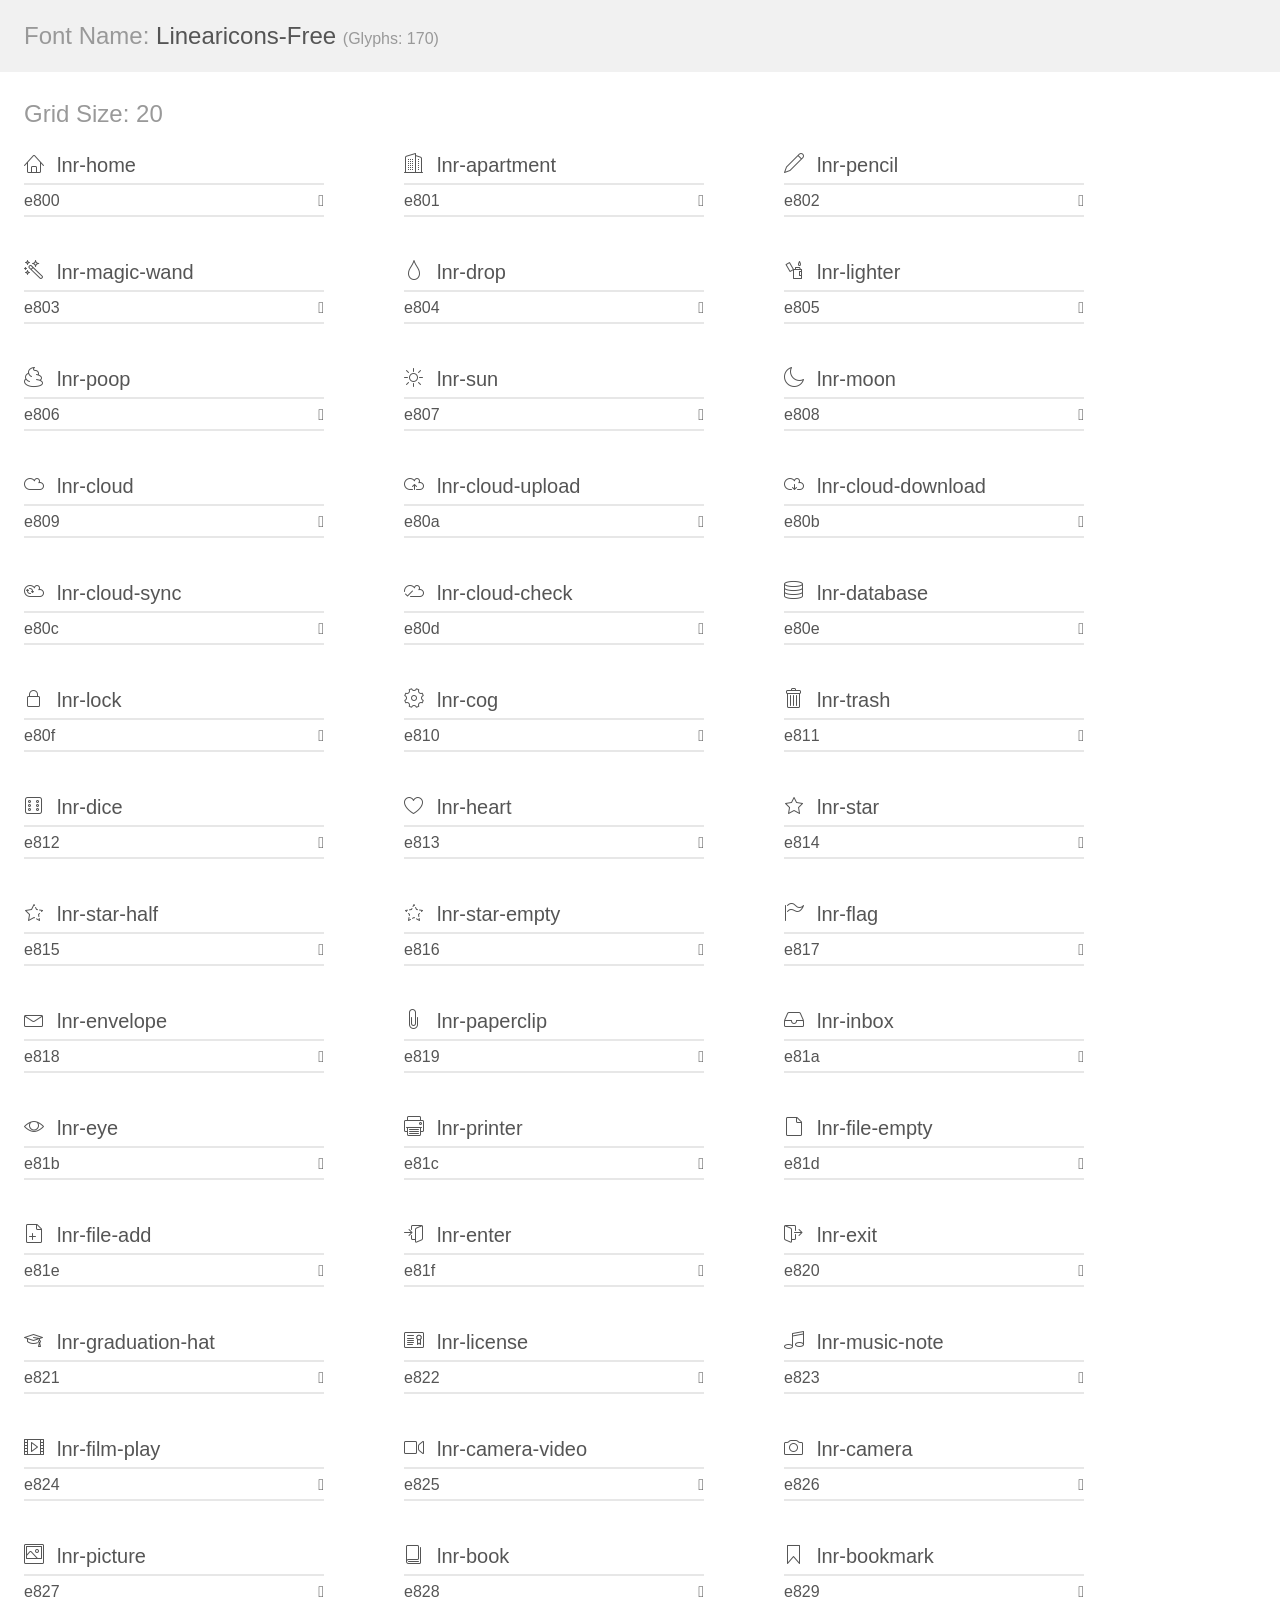
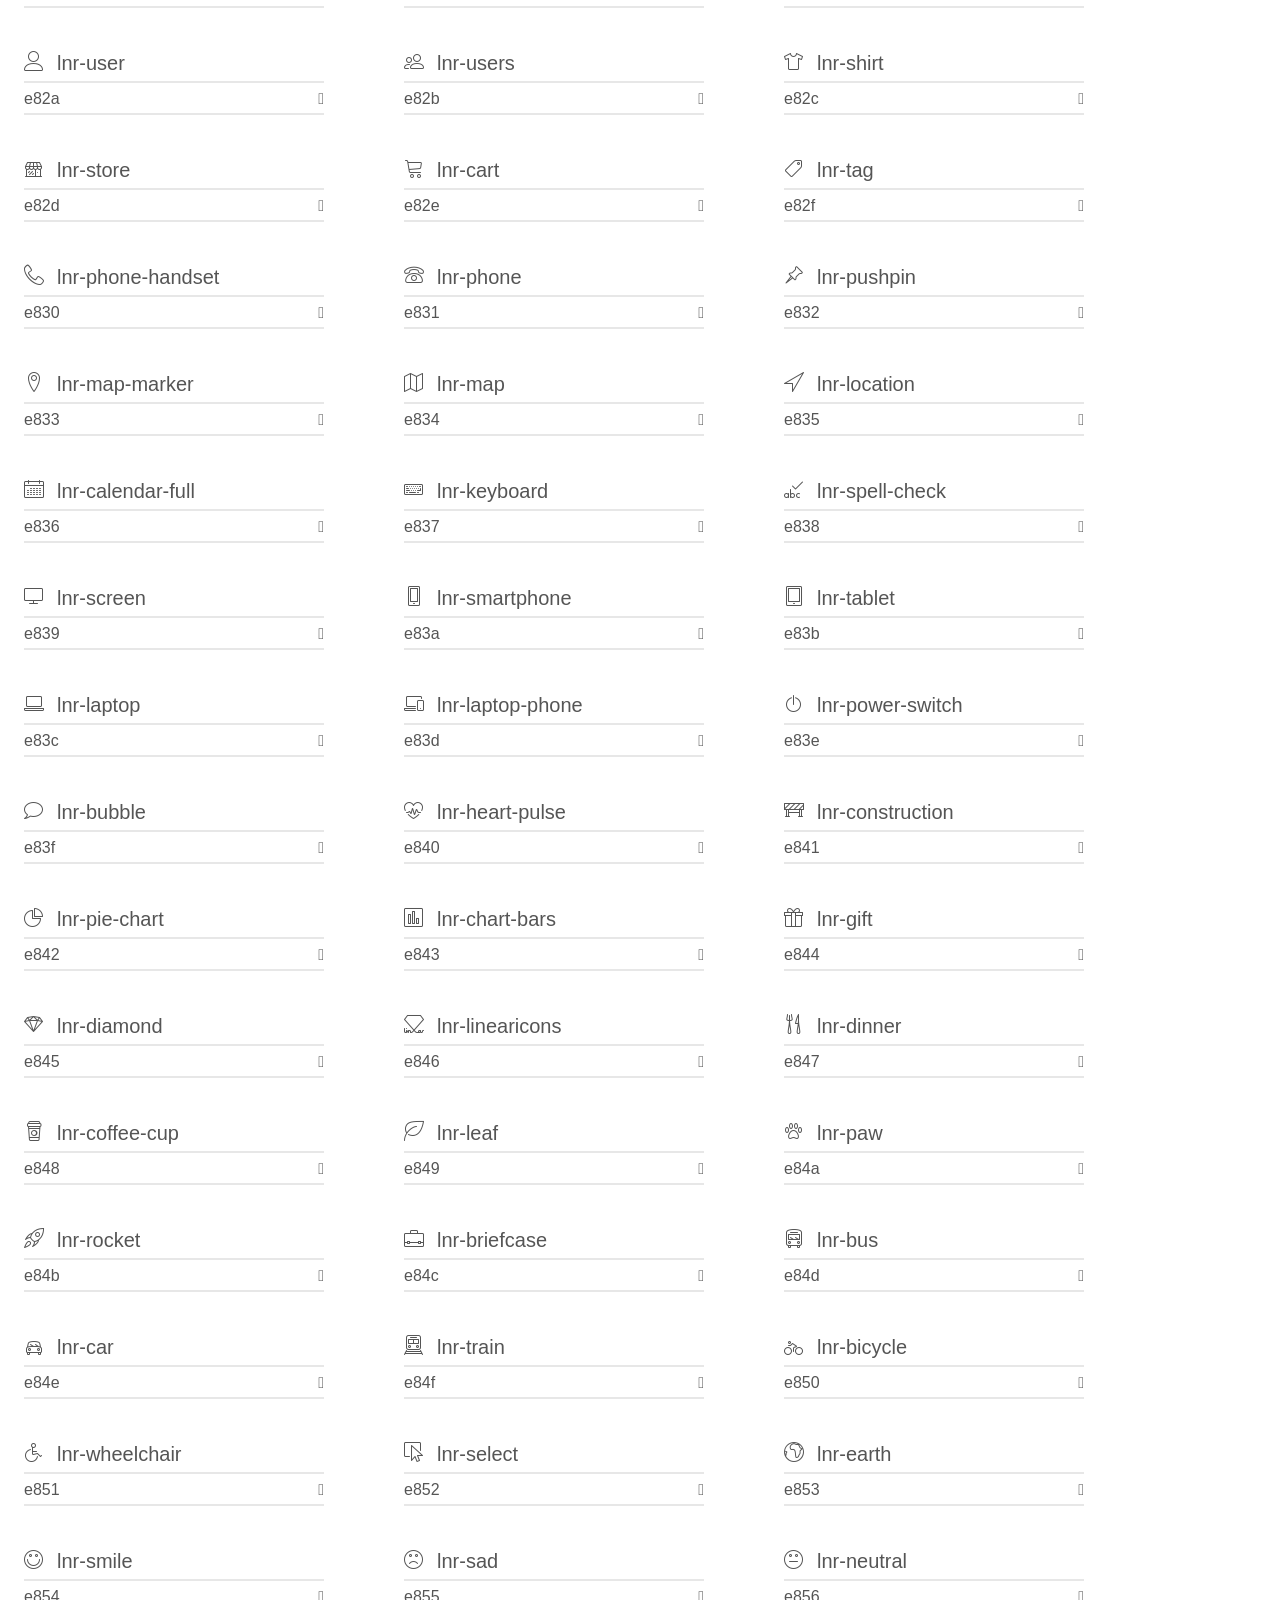
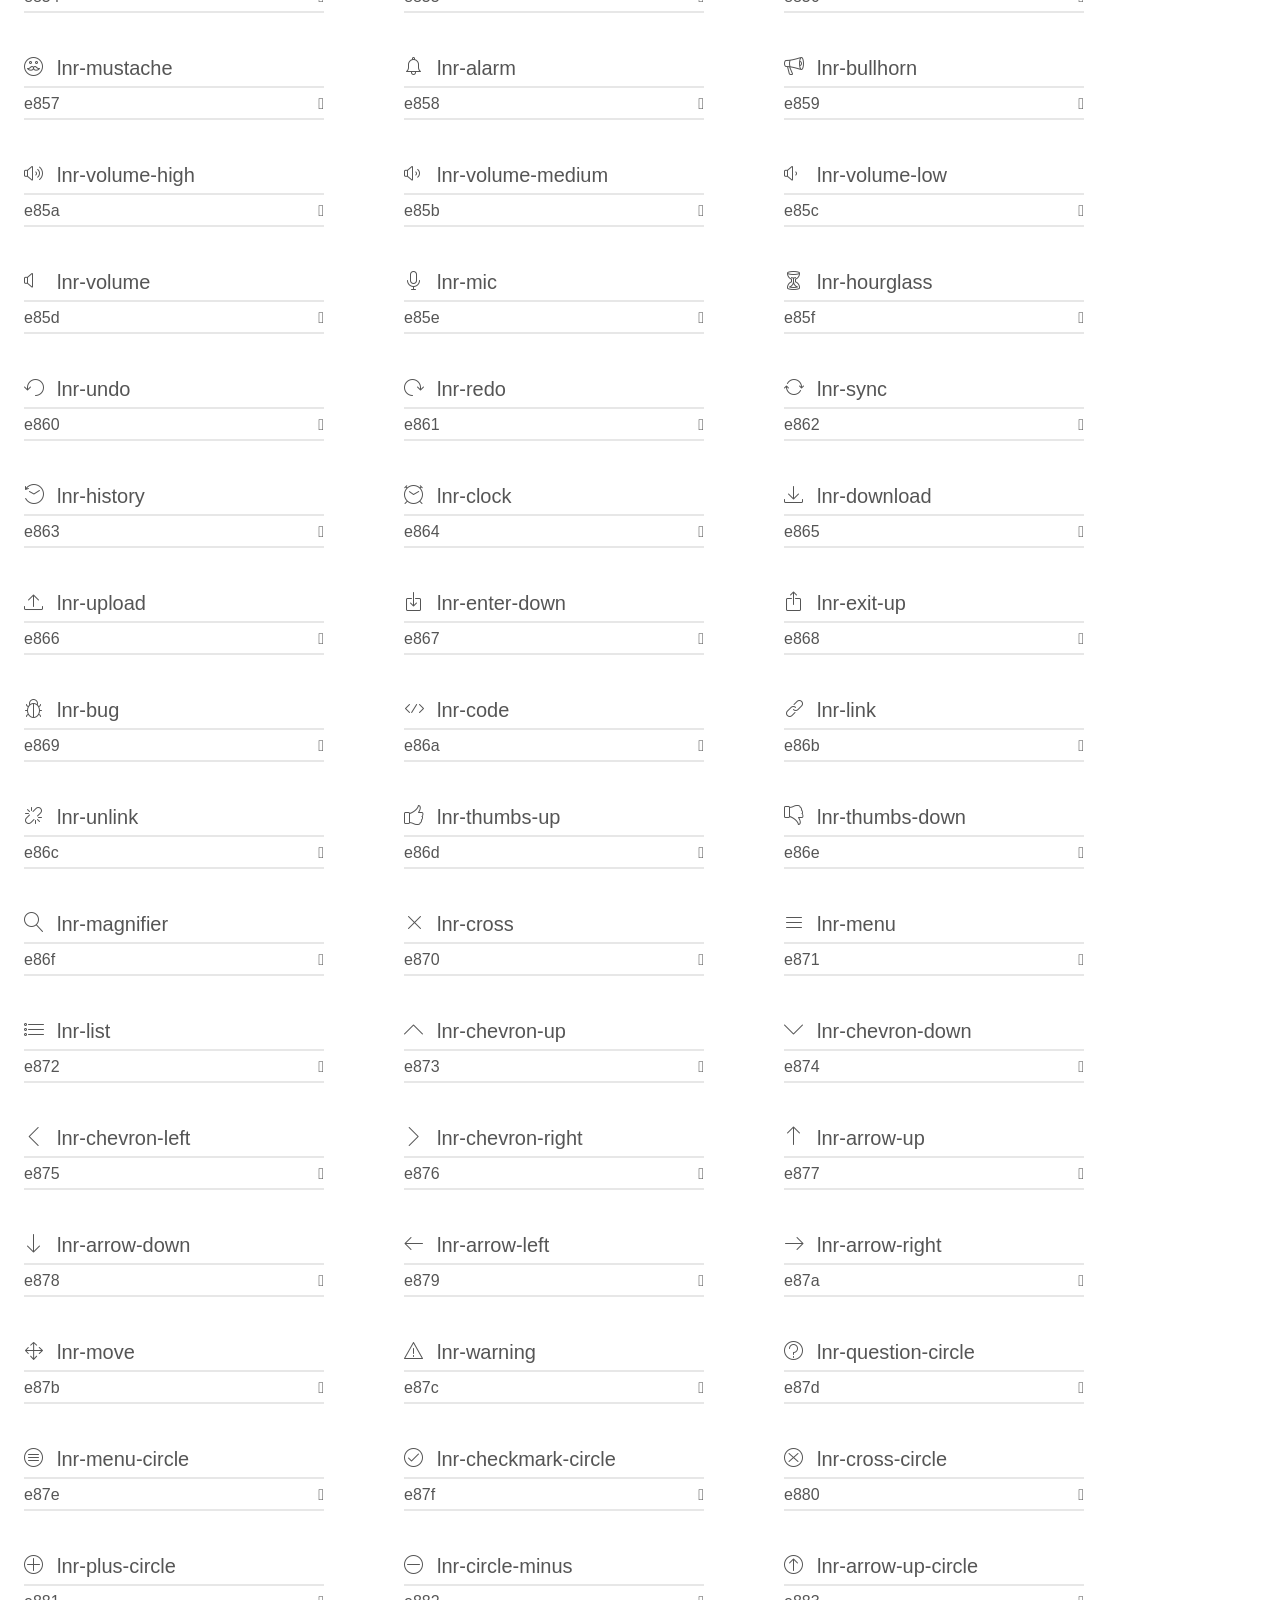
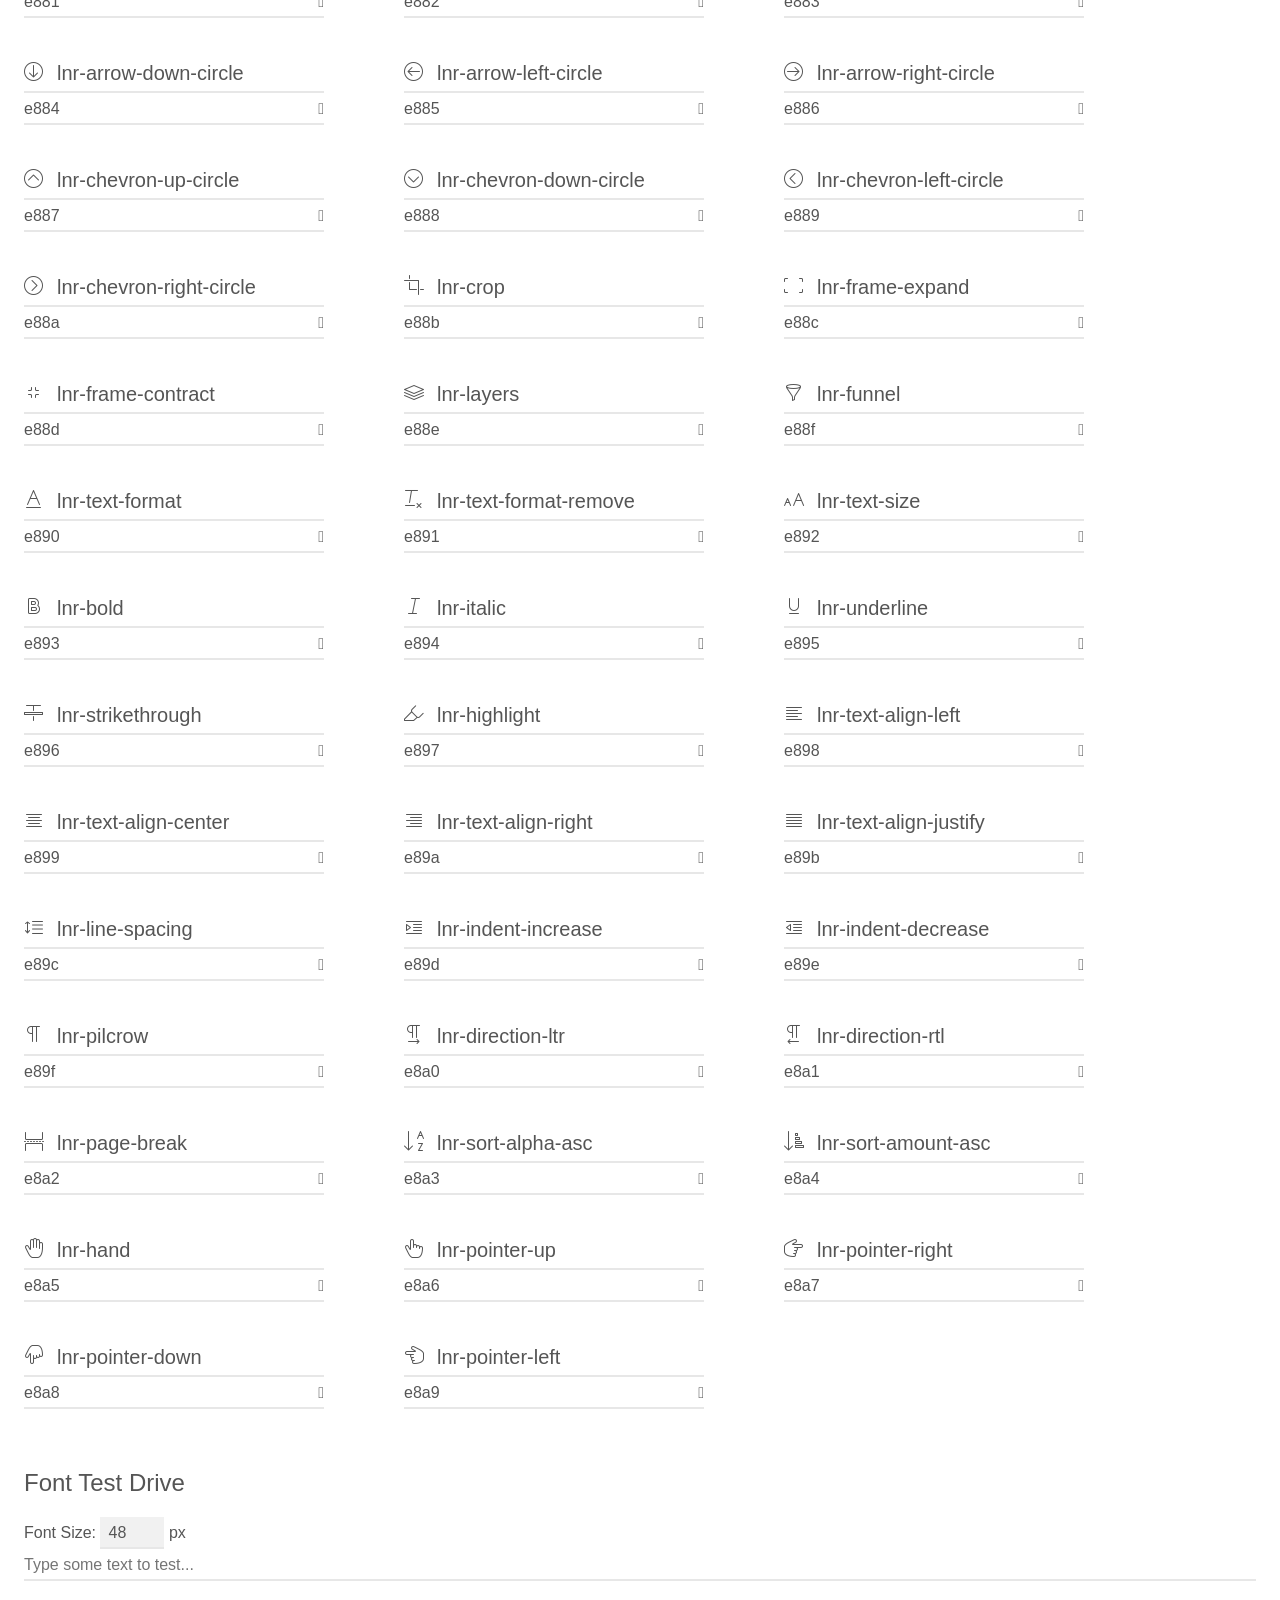
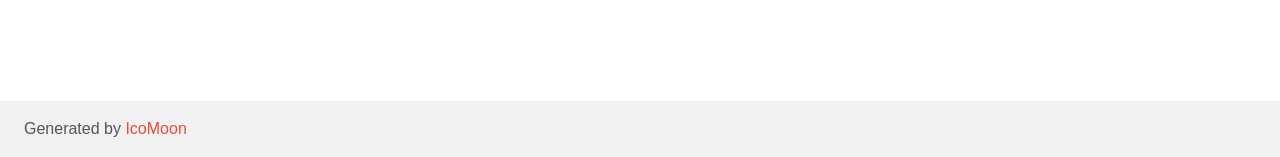
<file: 949kissfm.com/fonts/iconfont/demo.html>
<!doctype html>
<html>
<head>
	<meta charset="utf-8">
	<title>IcoMoon Demo</title>
	<meta name="description" content="An Icon Font Generated By IcoMoon.io">
	<meta name="viewport" content="width=device-width">
	<link rel="stylesheet" href="demo-files/demo.css">
	<link rel="stylesheet" href="style.css"></head>
<body>
	<div class="bgc1 clearfix">
		<h1 class="mhmm mvm"><span class="fgc1">Font Name:</span> Linearicons-Free <small class="fgc1">(Glyphs:&nbsp;170)</small></h1>
	</div>
	<div class="clearfix mhl ptl">
		<h1 class="mvm mtn fgc1">Grid Size: 20</h1>
		<div class="glyph fs1">
			<div class="clearfix bshadow0 pbs">
				<span class="lnr lnr-home">
				
				</span>
				<span class="mls"> lnr-home</span>
			</div>
			<fieldset class="fs0 size1of1 clearfix hidden-false">
				<input type="text" readonly value="e800" class="unit size1of2" />
				<input type="text" maxlength="1" readonly value="&#xe800;" class="unitRight size1of2 talign-right" />
			</fieldset>
			<div class="fs0 bshadow0 clearfix hidden-true">
				<span class="unit pvs fgc1">liga: </span>
				<input type="text" readonly value="home, building" class="liga unitRight" />
			</div>
		</div>
		<div class="glyph fs1">
			<div class="clearfix bshadow0 pbs">
				<span class="lnr lnr-apartment">
				
				</span>
				<span class="mls"> lnr-apartment</span>
			</div>
			<fieldset class="fs0 size1of1 clearfix hidden-false">
				<input type="text" readonly value="e801" class="unit size1of2" />
				<input type="text" maxlength="1" readonly value="&#xe801;" class="unitRight size1of2 talign-right" />
			</fieldset>
			<div class="fs0 bshadow0 clearfix hidden-true">
				<span class="unit pvs fgc1">liga: </span>
				<input type="text" readonly value="apartment, building2" class="liga unitRight" />
			</div>
		</div>
		<div class="glyph fs1">
			<div class="clearfix bshadow0 pbs">
				<span class="lnr lnr-pencil">
				
				</span>
				<span class="mls"> lnr-pencil</span>
			</div>
			<fieldset class="fs0 size1of1 clearfix hidden-false">
				<input type="text" readonly value="e802" class="unit size1of2" />
				<input type="text" maxlength="1" readonly value="&#xe802;" class="unitRight size1of2 talign-right" />
			</fieldset>
			<div class="fs0 bshadow0 clearfix hidden-true">
				<span class="unit pvs fgc1">liga: </span>
				<input type="text" readonly value="pencil, write" class="liga unitRight" />
			</div>
		</div>
		<div class="glyph fs1">
			<div class="clearfix bshadow0 pbs">
				<span class="lnr lnr-magic-wand">
				
				</span>
				<span class="mls"> lnr-magic-wand</span>
			</div>
			<fieldset class="fs0 size1of1 clearfix hidden-false">
				<input type="text" readonly value="e803" class="unit size1of2" />
				<input type="text" maxlength="1" readonly value="&#xe803;" class="unitRight size1of2 talign-right" />
			</fieldset>
			<div class="fs0 bshadow0 clearfix hidden-true">
				<span class="unit pvs fgc1">liga: </span>
				<input type="text" readonly value="magic-wand, tool" class="liga unitRight" />
			</div>
		</div>
		<div class="glyph fs1">
			<div class="clearfix bshadow0 pbs">
				<span class="lnr lnr-drop">
				
				</span>
				<span class="mls"> lnr-drop</span>
			</div>
			<fieldset class="fs0 size1of1 clearfix hidden-false">
				<input type="text" readonly value="e804" class="unit size1of2" />
				<input type="text" maxlength="1" readonly value="&#xe804;" class="unitRight size1of2 talign-right" />
			</fieldset>
			<div class="fs0 bshadow0 clearfix hidden-true">
				<span class="unit pvs fgc1">liga: </span>
				<input type="text" readonly value="drop, droplet" class="liga unitRight" />
			</div>
		</div>
		<div class="glyph fs1">
			<div class="clearfix bshadow0 pbs">
				<span class="lnr lnr-lighter">
				
				</span>
				<span class="mls"> lnr-lighter</span>
			</div>
			<fieldset class="fs0 size1of1 clearfix hidden-false">
				<input type="text" readonly value="e805" class="unit size1of2" />
				<input type="text" maxlength="1" readonly value="&#xe805;" class="unitRight size1of2 talign-right" />
			</fieldset>
			<div class="fs0 bshadow0 clearfix hidden-true">
				<span class="unit pvs fgc1">liga: </span>
				<input type="text" readonly value="lighter, fire" class="liga unitRight" />
			</div>
		</div>
		<div class="glyph fs1">
			<div class="clearfix bshadow0 pbs">
				<span class="lnr lnr-poop">
				
				</span>
				<span class="mls"> lnr-poop</span>
			</div>
			<fieldset class="fs0 size1of1 clearfix hidden-false">
				<input type="text" readonly value="e806" class="unit size1of2" />
				<input type="text" maxlength="1" readonly value="&#xe806;" class="unitRight size1of2 talign-right" />
			</fieldset>
			<div class="fs0 bshadow0 clearfix hidden-true">
				<span class="unit pvs fgc1">liga: </span>
				<input type="text" readonly value="poop, toilet" class="liga unitRight" />
			</div>
		</div>
		<div class="glyph fs1">
			<div class="clearfix bshadow0 pbs">
				<span class="lnr lnr-sun">
				
				</span>
				<span class="mls"> lnr-sun</span>
			</div>
			<fieldset class="fs0 size1of1 clearfix hidden-false">
				<input type="text" readonly value="e807" class="unit size1of2" />
				<input type="text" maxlength="1" readonly value="&#xe807;" class="unitRight size1of2 talign-right" />
			</fieldset>
			<div class="fs0 bshadow0 clearfix hidden-true">
				<span class="unit pvs fgc1">liga: </span>
				<input type="text" readonly value="sun, brightness" class="liga unitRight" />
			</div>
		</div>
		<div class="glyph fs1">
			<div class="clearfix bshadow0 pbs">
				<span class="lnr lnr-moon">
				
				</span>
				<span class="mls"> lnr-moon</span>
			</div>
			<fieldset class="fs0 size1of1 clearfix hidden-false">
				<input type="text" readonly value="e808" class="unit size1of2" />
				<input type="text" maxlength="1" readonly value="&#xe808;" class="unitRight size1of2 talign-right" />
			</fieldset>
			<div class="fs0 bshadow0 clearfix hidden-true">
				<span class="unit pvs fgc1">liga: </span>
				<input type="text" readonly value="moon, night" class="liga unitRight" />
			</div>
		</div>
		<div class="glyph fs1">
			<div class="clearfix bshadow0 pbs">
				<span class="lnr lnr-cloud">
				
				</span>
				<span class="mls"> lnr-cloud</span>
			</div>
			<fieldset class="fs0 size1of1 clearfix hidden-false">
				<input type="text" readonly value="e809" class="unit size1of2" />
				<input type="text" maxlength="1" readonly value="&#xe809;" class="unitRight size1of2 talign-right" />
			</fieldset>
			<div class="fs0 bshadow0 clearfix hidden-true">
				<span class="unit pvs fgc1">liga: </span>
				<input type="text" readonly value="cloud, weather" class="liga unitRight" />
			</div>
		</div>
		<div class="glyph fs1">
			<div class="clearfix bshadow0 pbs">
				<span class="lnr lnr-cloud-upload">
				
				</span>
				<span class="mls"> lnr-cloud-upload</span>
			</div>
			<fieldset class="fs0 size1of1 clearfix hidden-false">
				<input type="text" readonly value="e80a" class="unit size1of2" />
				<input type="text" maxlength="1" readonly value="&#xe80a;" class="unitRight size1of2 talign-right" />
			</fieldset>
			<div class="fs0 bshadow0 clearfix hidden-true">
				<span class="unit pvs fgc1">liga: </span>
				<input type="text" readonly value="cloud-upload, cloud2" class="liga unitRight" />
			</div>
		</div>
		<div class="glyph fs1">
			<div class="clearfix bshadow0 pbs">
				<span class="lnr lnr-cloud-download">
				
				</span>
				<span class="mls"> lnr-cloud-download</span>
			</div>
			<fieldset class="fs0 size1of1 clearfix hidden-false">
				<input type="text" readonly value="e80b" class="unit size1of2" />
				<input type="text" maxlength="1" readonly value="&#xe80b;" class="unitRight size1of2 talign-right" />
			</fieldset>
			<div class="fs0 bshadow0 clearfix hidden-true">
				<span class="unit pvs fgc1">liga: </span>
				<input type="text" readonly value="cloud-download, cloud3" class="liga unitRight" />
			</div>
		</div>
		<div class="glyph fs1">
			<div class="clearfix bshadow0 pbs">
				<span class="lnr lnr-cloud-sync">
				
				</span>
				<span class="mls"> lnr-cloud-sync</span>
			</div>
			<fieldset class="fs0 size1of1 clearfix hidden-false">
				<input type="text" readonly value="e80c" class="unit size1of2" />
				<input type="text" maxlength="1" readonly value="&#xe80c;" class="unitRight size1of2 talign-right" />
			</fieldset>
			<div class="fs0 bshadow0 clearfix hidden-true">
				<span class="unit pvs fgc1">liga: </span>
				<input type="text" readonly value="cloud-sync, cloud4" class="liga unitRight" />
			</div>
		</div>
		<div class="glyph fs1">
			<div class="clearfix bshadow0 pbs">
				<span class="lnr lnr-cloud-check">
				
				</span>
				<span class="mls"> lnr-cloud-check</span>
			</div>
			<fieldset class="fs0 size1of1 clearfix hidden-false">
				<input type="text" readonly value="e80d" class="unit size1of2" />
				<input type="text" maxlength="1" readonly value="&#xe80d;" class="unitRight size1of2 talign-right" />
			</fieldset>
			<div class="fs0 bshadow0 clearfix hidden-true">
				<span class="unit pvs fgc1">liga: </span>
				<input type="text" readonly value="cloud-check, cloud5" class="liga unitRight" />
			</div>
		</div>
		<div class="glyph fs1">
			<div class="clearfix bshadow0 pbs">
				<span class="lnr lnr-database">
				
				</span>
				<span class="mls"> lnr-database</span>
			</div>
			<fieldset class="fs0 size1of1 clearfix hidden-false">
				<input type="text" readonly value="e80e" class="unit size1of2" />
				<input type="text" maxlength="1" readonly value="&#xe80e;" class="unitRight size1of2 talign-right" />
			</fieldset>
			<div class="fs0 bshadow0 clearfix hidden-true">
				<span class="unit pvs fgc1">liga: </span>
				<input type="text" readonly value="database, storage" class="liga unitRight" />
			</div>
		</div>
		<div class="glyph fs1">
			<div class="clearfix bshadow0 pbs">
				<span class="lnr lnr-lock">
				
				</span>
				<span class="mls"> lnr-lock</span>
			</div>
			<fieldset class="fs0 size1of1 clearfix hidden-false">
				<input type="text" readonly value="e80f" class="unit size1of2" />
				<input type="text" maxlength="1" readonly value="&#xe80f;" class="unitRight size1of2 talign-right" />
			</fieldset>
			<div class="fs0 bshadow0 clearfix hidden-true">
				<span class="unit pvs fgc1">liga: </span>
				<input type="text" readonly value="lock, privacy" class="liga unitRight" />
			</div>
		</div>
		<div class="glyph fs1">
			<div class="clearfix bshadow0 pbs">
				<span class="lnr lnr-cog">
				
				</span>
				<span class="mls"> lnr-cog</span>
			</div>
			<fieldset class="fs0 size1of1 clearfix hidden-false">
				<input type="text" readonly value="e810" class="unit size1of2" />
				<input type="text" maxlength="1" readonly value="&#xe810;" class="unitRight size1of2 talign-right" />
			</fieldset>
			<div class="fs0 bshadow0 clearfix hidden-true">
				<span class="unit pvs fgc1">liga: </span>
				<input type="text" readonly value="cog, gear" class="liga unitRight" />
			</div>
		</div>
		<div class="glyph fs1">
			<div class="clearfix bshadow0 pbs">
				<span class="lnr lnr-trash">
				
				</span>
				<span class="mls"> lnr-trash</span>
			</div>
			<fieldset class="fs0 size1of1 clearfix hidden-false">
				<input type="text" readonly value="e811" class="unit size1of2" />
				<input type="text" maxlength="1" readonly value="&#xe811;" class="unitRight size1of2 talign-right" />
			</fieldset>
			<div class="fs0 bshadow0 clearfix hidden-true">
				<span class="unit pvs fgc1">liga: </span>
				<input type="text" readonly value="trash, bin" class="liga unitRight" />
			</div>
		</div>
		<div class="glyph fs1">
			<div class="clearfix bshadow0 pbs">
				<span class="lnr lnr-dice">
				
				</span>
				<span class="mls"> lnr-dice</span>
			</div>
			<fieldset class="fs0 size1of1 clearfix hidden-false">
				<input type="text" readonly value="e812" class="unit size1of2" />
				<input type="text" maxlength="1" readonly value="&#xe812;" class="unitRight size1of2 talign-right" />
			</fieldset>
			<div class="fs0 bshadow0 clearfix hidden-true">
				<span class="unit pvs fgc1">liga: </span>
				<input type="text" readonly value="dice, game" class="liga unitRight" />
			</div>
		</div>
		<div class="glyph fs1">
			<div class="clearfix bshadow0 pbs">
				<span class="lnr lnr-heart">
				
				</span>
				<span class="mls"> lnr-heart</span>
			</div>
			<fieldset class="fs0 size1of1 clearfix hidden-false">
				<input type="text" readonly value="e813" class="unit size1of2" />
				<input type="text" maxlength="1" readonly value="&#xe813;" class="unitRight size1of2 talign-right" />
			</fieldset>
			<div class="fs0 bshadow0 clearfix hidden-true">
				<span class="unit pvs fgc1">liga: </span>
				<input type="text" readonly value="heart, love" class="liga unitRight" />
			</div>
		</div>
		<div class="glyph fs1">
			<div class="clearfix bshadow0 pbs">
				<span class="lnr lnr-star">
				
				</span>
				<span class="mls"> lnr-star</span>
			</div>
			<fieldset class="fs0 size1of1 clearfix hidden-false">
				<input type="text" readonly value="e814" class="unit size1of2" />
				<input type="text" maxlength="1" readonly value="&#xe814;" class="unitRight size1of2 talign-right" />
			</fieldset>
			<div class="fs0 bshadow0 clearfix hidden-true">
				<span class="unit pvs fgc1">liga: </span>
				<input type="text" readonly value="star, rating" class="liga unitRight" />
			</div>
		</div>
		<div class="glyph fs1">
			<div class="clearfix bshadow0 pbs">
				<span class="lnr lnr-star-half">
				
				</span>
				<span class="mls"> lnr-star-half</span>
			</div>
			<fieldset class="fs0 size1of1 clearfix hidden-false">
				<input type="text" readonly value="e815" class="unit size1of2" />
				<input type="text" maxlength="1" readonly value="&#xe815;" class="unitRight size1of2 talign-right" />
			</fieldset>
			<div class="fs0 bshadow0 clearfix hidden-true">
				<span class="unit pvs fgc1">liga: </span>
				<input type="text" readonly value="star-half, rating2" class="liga unitRight" />
			</div>
		</div>
		<div class="glyph fs1">
			<div class="clearfix bshadow0 pbs">
				<span class="lnr lnr-star-empty">
				
				</span>
				<span class="mls"> lnr-star-empty</span>
			</div>
			<fieldset class="fs0 size1of1 clearfix hidden-false">
				<input type="text" readonly value="e816" class="unit size1of2" />
				<input type="text" maxlength="1" readonly value="&#xe816;" class="unitRight size1of2 talign-right" />
			</fieldset>
			<div class="fs0 bshadow0 clearfix hidden-true">
				<span class="unit pvs fgc1">liga: </span>
				<input type="text" readonly value="star-empty, rating3" class="liga unitRight" />
			</div>
		</div>
		<div class="glyph fs1">
			<div class="clearfix bshadow0 pbs">
				<span class="lnr lnr-flag">
				
				</span>
				<span class="mls"> lnr-flag</span>
			</div>
			<fieldset class="fs0 size1of1 clearfix hidden-false">
				<input type="text" readonly value="e817" class="unit size1of2" />
				<input type="text" maxlength="1" readonly value="&#xe817;" class="unitRight size1of2 talign-right" />
			</fieldset>
			<div class="fs0 bshadow0 clearfix hidden-true">
				<span class="unit pvs fgc1">liga: </span>
				<input type="text" readonly value="flag, report" class="liga unitRight" />
			</div>
		</div>
		<div class="glyph fs1">
			<div class="clearfix bshadow0 pbs">
				<span class="lnr lnr-envelope">
				
				</span>
				<span class="mls"> lnr-envelope</span>
			</div>
			<fieldset class="fs0 size1of1 clearfix hidden-false">
				<input type="text" readonly value="e818" class="unit size1of2" />
				<input type="text" maxlength="1" readonly value="&#xe818;" class="unitRight size1of2 talign-right" />
			</fieldset>
			<div class="fs0 bshadow0 clearfix hidden-true">
				<span class="unit pvs fgc1">liga: </span>
				<input type="text" readonly value="envelope, mail" class="liga unitRight" />
			</div>
		</div>
		<div class="glyph fs1">
			<div class="clearfix bshadow0 pbs">
				<span class="lnr lnr-paperclip">
				
				</span>
				<span class="mls"> lnr-paperclip</span>
			</div>
			<fieldset class="fs0 size1of1 clearfix hidden-false">
				<input type="text" readonly value="e819" class="unit size1of2" />
				<input type="text" maxlength="1" readonly value="&#xe819;" class="unitRight size1of2 talign-right" />
			</fieldset>
			<div class="fs0 bshadow0 clearfix hidden-true">
				<span class="unit pvs fgc1">liga: </span>
				<input type="text" readonly value="paperclip, attachment" class="liga unitRight" />
			</div>
		</div>
		<div class="glyph fs1">
			<div class="clearfix bshadow0 pbs">
				<span class="lnr lnr-inbox">
				
				</span>
				<span class="mls"> lnr-inbox</span>
			</div>
			<fieldset class="fs0 size1of1 clearfix hidden-false">
				<input type="text" readonly value="e81a" class="unit size1of2" />
				<input type="text" maxlength="1" readonly value="&#xe81a;" class="unitRight size1of2 talign-right" />
			</fieldset>
			<div class="fs0 bshadow0 clearfix hidden-true">
				<span class="unit pvs fgc1">liga: </span>
				<input type="text" readonly value="inbox, drawer" class="liga unitRight" />
			</div>
		</div>
		<div class="glyph fs1">
			<div class="clearfix bshadow0 pbs">
				<span class="lnr lnr-eye">
				
				</span>
				<span class="mls"> lnr-eye</span>
			</div>
			<fieldset class="fs0 size1of1 clearfix hidden-false">
				<input type="text" readonly value="e81b" class="unit size1of2" />
				<input type="text" maxlength="1" readonly value="&#xe81b;" class="unitRight size1of2 talign-right" />
			</fieldset>
			<div class="fs0 bshadow0 clearfix hidden-true">
				<span class="unit pvs fgc1">liga: </span>
				<input type="text" readonly value="eye, vision" class="liga unitRight" />
			</div>
		</div>
		<div class="glyph fs1">
			<div class="clearfix bshadow0 pbs">
				<span class="lnr lnr-printer">
				
				</span>
				<span class="mls"> lnr-printer</span>
			</div>
			<fieldset class="fs0 size1of1 clearfix hidden-false">
				<input type="text" readonly value="e81c" class="unit size1of2" />
				<input type="text" maxlength="1" readonly value="&#xe81c;" class="unitRight size1of2 talign-right" />
			</fieldset>
			<div class="fs0 bshadow0 clearfix hidden-true">
				<span class="unit pvs fgc1">liga: </span>
				<input type="text" readonly value="printer, print" class="liga unitRight" />
			</div>
		</div>
		<div class="glyph fs1">
			<div class="clearfix bshadow0 pbs">
				<span class="lnr lnr-file-empty">
				
				</span>
				<span class="mls"> lnr-file-empty</span>
			</div>
			<fieldset class="fs0 size1of1 clearfix hidden-false">
				<input type="text" readonly value="e81d" class="unit size1of2" />
				<input type="text" maxlength="1" readonly value="&#xe81d;" class="unitRight size1of2 talign-right" />
			</fieldset>
			<div class="fs0 bshadow0 clearfix hidden-true">
				<span class="unit pvs fgc1">liga: </span>
				<input type="text" readonly value="file-empty, file" class="liga unitRight" />
			</div>
		</div>
		<div class="glyph fs1">
			<div class="clearfix bshadow0 pbs">
				<span class="lnr lnr-file-add">
				
				</span>
				<span class="mls"> lnr-file-add</span>
			</div>
			<fieldset class="fs0 size1of1 clearfix hidden-false">
				<input type="text" readonly value="e81e" class="unit size1of2" />
				<input type="text" maxlength="1" readonly value="&#xe81e;" class="unitRight size1of2 talign-right" />
			</fieldset>
			<div class="fs0 bshadow0 clearfix hidden-true">
				<span class="unit pvs fgc1">liga: </span>
				<input type="text" readonly value="file-add, file2" class="liga unitRight" />
			</div>
		</div>
		<div class="glyph fs1">
			<div class="clearfix bshadow0 pbs">
				<span class="lnr lnr-enter">
				
				</span>
				<span class="mls"> lnr-enter</span>
			</div>
			<fieldset class="fs0 size1of1 clearfix hidden-false">
				<input type="text" readonly value="e81f" class="unit size1of2" />
				<input type="text" maxlength="1" readonly value="&#xe81f;" class="unitRight size1of2 talign-right" />
			</fieldset>
			<div class="fs0 bshadow0 clearfix hidden-true">
				<span class="unit pvs fgc1">liga: </span>
				<input type="text" readonly value="enter, door" class="liga unitRight" />
			</div>
		</div>
		<div class="glyph fs1">
			<div class="clearfix bshadow0 pbs">
				<span class="lnr lnr-exit">
				
				</span>
				<span class="mls"> lnr-exit</span>
			</div>
			<fieldset class="fs0 size1of1 clearfix hidden-false">
				<input type="text" readonly value="e820" class="unit size1of2" />
				<input type="text" maxlength="1" readonly value="&#xe820;" class="unitRight size1of2 talign-right" />
			</fieldset>
			<div class="fs0 bshadow0 clearfix hidden-true">
				<span class="unit pvs fgc1">liga: </span>
				<input type="text" readonly value="exit, door2" class="liga unitRight" />
			</div>
		</div>
		<div class="glyph fs1">
			<div class="clearfix bshadow0 pbs">
				<span class="lnr lnr-graduation-hat">
				
				</span>
				<span class="mls"> lnr-graduation-hat</span>
			</div>
			<fieldset class="fs0 size1of1 clearfix hidden-false">
				<input type="text" readonly value="e821" class="unit size1of2" />
				<input type="text" maxlength="1" readonly value="&#xe821;" class="unitRight size1of2 talign-right" />
			</fieldset>
			<div class="fs0 bshadow0 clearfix hidden-true">
				<span class="unit pvs fgc1">liga: </span>
				<input type="text" readonly value="graduation-hat, education" class="liga unitRight" />
			</div>
		</div>
		<div class="glyph fs1">
			<div class="clearfix bshadow0 pbs">
				<span class="lnr lnr-license">
				
				</span>
				<span class="mls"> lnr-license</span>
			</div>
			<fieldset class="fs0 size1of1 clearfix hidden-false">
				<input type="text" readonly value="e822" class="unit size1of2" />
				<input type="text" maxlength="1" readonly value="&#xe822;" class="unitRight size1of2 talign-right" />
			</fieldset>
			<div class="fs0 bshadow0 clearfix hidden-true">
				<span class="unit pvs fgc1">liga: </span>
				<input type="text" readonly value="license, certificate" class="liga unitRight" />
			</div>
		</div>
		<div class="glyph fs1">
			<div class="clearfix bshadow0 pbs">
				<span class="lnr lnr-music-note">
				
				</span>
				<span class="mls"> lnr-music-note</span>
			</div>
			<fieldset class="fs0 size1of1 clearfix hidden-false">
				<input type="text" readonly value="e823" class="unit size1of2" />
				<input type="text" maxlength="1" readonly value="&#xe823;" class="unitRight size1of2 talign-right" />
			</fieldset>
			<div class="fs0 bshadow0 clearfix hidden-true">
				<span class="unit pvs fgc1">liga: </span>
				<input type="text" readonly value="music-note, music" class="liga unitRight" />
			</div>
		</div>
		<div class="glyph fs1">
			<div class="clearfix bshadow0 pbs">
				<span class="lnr lnr-film-play">
				
				</span>
				<span class="mls"> lnr-film-play</span>
			</div>
			<fieldset class="fs0 size1of1 clearfix hidden-false">
				<input type="text" readonly value="e824" class="unit size1of2" />
				<input type="text" maxlength="1" readonly value="&#xe824;" class="unitRight size1of2 talign-right" />
			</fieldset>
			<div class="fs0 bshadow0 clearfix hidden-true">
				<span class="unit pvs fgc1">liga: </span>
				<input type="text" readonly value="film-play, video" class="liga unitRight" />
			</div>
		</div>
		<div class="glyph fs1">
			<div class="clearfix bshadow0 pbs">
				<span class="lnr lnr-camera-video">
				
				</span>
				<span class="mls"> lnr-camera-video</span>
			</div>
			<fieldset class="fs0 size1of1 clearfix hidden-false">
				<input type="text" readonly value="e825" class="unit size1of2" />
				<input type="text" maxlength="1" readonly value="&#xe825;" class="unitRight size1of2 talign-right" />
			</fieldset>
			<div class="fs0 bshadow0 clearfix hidden-true">
				<span class="unit pvs fgc1">liga: </span>
				<input type="text" readonly value="camera-video, video2" class="liga unitRight" />
			</div>
		</div>
		<div class="glyph fs1">
			<div class="clearfix bshadow0 pbs">
				<span class="lnr lnr-camera">
				
				</span>
				<span class="mls"> lnr-camera</span>
			</div>
			<fieldset class="fs0 size1of1 clearfix hidden-false">
				<input type="text" readonly value="e826" class="unit size1of2" />
				<input type="text" maxlength="1" readonly value="&#xe826;" class="unitRight size1of2 talign-right" />
			</fieldset>
			<div class="fs0 bshadow0 clearfix hidden-true">
				<span class="unit pvs fgc1">liga: </span>
				<input type="text" readonly value="camera, photo" class="liga unitRight" />
			</div>
		</div>
		<div class="glyph fs1">
			<div class="clearfix bshadow0 pbs">
				<span class="lnr lnr-picture">
				
				</span>
				<span class="mls"> lnr-picture</span>
			</div>
			<fieldset class="fs0 size1of1 clearfix hidden-false">
				<input type="text" readonly value="e827" class="unit size1of2" />
				<input type="text" maxlength="1" readonly value="&#xe827;" class="unitRight size1of2 talign-right" />
			</fieldset>
			<div class="fs0 bshadow0 clearfix hidden-true">
				<span class="unit pvs fgc1">liga: </span>
				<input type="text" readonly value="picture, photo2" class="liga unitRight" />
			</div>
		</div>
		<div class="glyph fs1">
			<div class="clearfix bshadow0 pbs">
				<span class="lnr lnr-book">
				
				</span>
				<span class="mls"> lnr-book</span>
			</div>
			<fieldset class="fs0 size1of1 clearfix hidden-false">
				<input type="text" readonly value="e828" class="unit size1of2" />
				<input type="text" maxlength="1" readonly value="&#xe828;" class="unitRight size1of2 talign-right" />
			</fieldset>
			<div class="fs0 bshadow0 clearfix hidden-true">
				<span class="unit pvs fgc1">liga: </span>
				<input type="text" readonly value="book, read" class="liga unitRight" />
			</div>
		</div>
		<div class="glyph fs1">
			<div class="clearfix bshadow0 pbs">
				<span class="lnr lnr-bookmark">
				
				</span>
				<span class="mls"> lnr-bookmark</span>
			</div>
			<fieldset class="fs0 size1of1 clearfix hidden-false">
				<input type="text" readonly value="e829" class="unit size1of2" />
				<input type="text" maxlength="1" readonly value="&#xe829;" class="unitRight size1of2 talign-right" />
			</fieldset>
			<div class="fs0 bshadow0 clearfix hidden-true">
				<span class="unit pvs fgc1">liga: </span>
				<input type="text" readonly value="bookmark, ribbon" class="liga unitRight" />
			</div>
		</div>
		<div class="glyph fs1">
			<div class="clearfix bshadow0 pbs">
				<span class="lnr lnr-user">
				
				</span>
				<span class="mls"> lnr-user</span>
			</div>
			<fieldset class="fs0 size1of1 clearfix hidden-false">
				<input type="text" readonly value="e82a" class="unit size1of2" />
				<input type="text" maxlength="1" readonly value="&#xe82a;" class="unitRight size1of2 talign-right" />
			</fieldset>
			<div class="fs0 bshadow0 clearfix hidden-true">
				<span class="unit pvs fgc1">liga: </span>
				<input type="text" readonly value="user, persona" class="liga unitRight" />
			</div>
		</div>
		<div class="glyph fs1">
			<div class="clearfix bshadow0 pbs">
				<span class="lnr lnr-users">
				
				</span>
				<span class="mls"> lnr-users</span>
			</div>
			<fieldset class="fs0 size1of1 clearfix hidden-false">
				<input type="text" readonly value="e82b" class="unit size1of2" />
				<input type="text" maxlength="1" readonly value="&#xe82b;" class="unitRight size1of2 talign-right" />
			</fieldset>
			<div class="fs0 bshadow0 clearfix hidden-true">
				<span class="unit pvs fgc1">liga: </span>
				<input type="text" readonly value="users, group" class="liga unitRight" />
			</div>
		</div>
		<div class="glyph fs1">
			<div class="clearfix bshadow0 pbs">
				<span class="lnr lnr-shirt">
				
				</span>
				<span class="mls"> lnr-shirt</span>
			</div>
			<fieldset class="fs0 size1of1 clearfix hidden-false">
				<input type="text" readonly value="e82c" class="unit size1of2" />
				<input type="text" maxlength="1" readonly value="&#xe82c;" class="unitRight size1of2 talign-right" />
			</fieldset>
			<div class="fs0 bshadow0 clearfix hidden-true">
				<span class="unit pvs fgc1">liga: </span>
				<input type="text" readonly value="shirt, clothing" class="liga unitRight" />
			</div>
		</div>
		<div class="glyph fs1">
			<div class="clearfix bshadow0 pbs">
				<span class="lnr lnr-store">
				
				</span>
				<span class="mls"> lnr-store</span>
			</div>
			<fieldset class="fs0 size1of1 clearfix hidden-false">
				<input type="text" readonly value="e82d" class="unit size1of2" />
				<input type="text" maxlength="1" readonly value="&#xe82d;" class="unitRight size1of2 talign-right" />
			</fieldset>
			<div class="fs0 bshadow0 clearfix hidden-true">
				<span class="unit pvs fgc1">liga: </span>
				<input type="text" readonly value="store, shop" class="liga unitRight" />
			</div>
		</div>
		<div class="glyph fs1">
			<div class="clearfix bshadow0 pbs">
				<span class="lnr lnr-cart">
				
				</span>
				<span class="mls"> lnr-cart</span>
			</div>
			<fieldset class="fs0 size1of1 clearfix hidden-false">
				<input type="text" readonly value="e82e" class="unit size1of2" />
				<input type="text" maxlength="1" readonly value="&#xe82e;" class="unitRight size1of2 talign-right" />
			</fieldset>
			<div class="fs0 bshadow0 clearfix hidden-true">
				<span class="unit pvs fgc1">liga: </span>
				<input type="text" readonly value="cart, shop2" class="liga unitRight" />
			</div>
		</div>
		<div class="glyph fs1">
			<div class="clearfix bshadow0 pbs">
				<span class="lnr lnr-tag">
				
				</span>
				<span class="mls"> lnr-tag</span>
			</div>
			<fieldset class="fs0 size1of1 clearfix hidden-false">
				<input type="text" readonly value="e82f" class="unit size1of2" />
				<input type="text" maxlength="1" readonly value="&#xe82f;" class="unitRight size1of2 talign-right" />
			</fieldset>
			<div class="fs0 bshadow0 clearfix hidden-true">
				<span class="unit pvs fgc1">liga: </span>
				<input type="text" readonly value="tag, price" class="liga unitRight" />
			</div>
		</div>
		<div class="glyph fs1">
			<div class="clearfix bshadow0 pbs">
				<span class="lnr lnr-phone-handset">
				
				</span>
				<span class="mls"> lnr-phone-handset</span>
			</div>
			<fieldset class="fs0 size1of1 clearfix hidden-false">
				<input type="text" readonly value="e830" class="unit size1of2" />
				<input type="text" maxlength="1" readonly value="&#xe830;" class="unitRight size1of2 talign-right" />
			</fieldset>
			<div class="fs0 bshadow0 clearfix hidden-true">
				<span class="unit pvs fgc1">liga: </span>
				<input type="text" readonly value="phone-handset, telephone" class="liga unitRight" />
			</div>
		</div>
		<div class="glyph fs1">
			<div class="clearfix bshadow0 pbs">
				<span class="lnr lnr-phone">
				
				</span>
				<span class="mls"> lnr-phone</span>
			</div>
			<fieldset class="fs0 size1of1 clearfix hidden-false">
				<input type="text" readonly value="e831" class="unit size1of2" />
				<input type="text" maxlength="1" readonly value="&#xe831;" class="unitRight size1of2 talign-right" />
			</fieldset>
			<div class="fs0 bshadow0 clearfix hidden-true">
				<span class="unit pvs fgc1">liga: </span>
				<input type="text" readonly value="phone, telephone2" class="liga unitRight" />
			</div>
		</div>
		<div class="glyph fs1">
			<div class="clearfix bshadow0 pbs">
				<span class="lnr lnr-pushpin">
				
				</span>
				<span class="mls"> lnr-pushpin</span>
			</div>
			<fieldset class="fs0 size1of1 clearfix hidden-false">
				<input type="text" readonly value="e832" class="unit size1of2" />
				<input type="text" maxlength="1" readonly value="&#xe832;" class="unitRight size1of2 talign-right" />
			</fieldset>
			<div class="fs0 bshadow0 clearfix hidden-true">
				<span class="unit pvs fgc1">liga: </span>
				<input type="text" readonly value="pushpin, pin" class="liga unitRight" />
			</div>
		</div>
		<div class="glyph fs1">
			<div class="clearfix bshadow0 pbs">
				<span class="lnr lnr-map-marker">
				
				</span>
				<span class="mls"> lnr-map-marker</span>
			</div>
			<fieldset class="fs0 size1of1 clearfix hidden-false">
				<input type="text" readonly value="e833" class="unit size1of2" />
				<input type="text" maxlength="1" readonly value="&#xe833;" class="unitRight size1of2 talign-right" />
			</fieldset>
			<div class="fs0 bshadow0 clearfix hidden-true">
				<span class="unit pvs fgc1">liga: </span>
				<input type="text" readonly value="map-marker, pin2" class="liga unitRight" />
			</div>
		</div>
		<div class="glyph fs1">
			<div class="clearfix bshadow0 pbs">
				<span class="lnr lnr-map">
				
				</span>
				<span class="mls"> lnr-map</span>
			</div>
			<fieldset class="fs0 size1of1 clearfix hidden-false">
				<input type="text" readonly value="e834" class="unit size1of2" />
				<input type="text" maxlength="1" readonly value="&#xe834;" class="unitRight size1of2 talign-right" />
			</fieldset>
			<div class="fs0 bshadow0 clearfix hidden-true">
				<span class="unit pvs fgc1">liga: </span>
				<input type="text" readonly value="map, guide" class="liga unitRight" />
			</div>
		</div>
		<div class="glyph fs1">
			<div class="clearfix bshadow0 pbs">
				<span class="lnr lnr-location">
				
				</span>
				<span class="mls"> lnr-location</span>
			</div>
			<fieldset class="fs0 size1of1 clearfix hidden-false">
				<input type="text" readonly value="e835" class="unit size1of2" />
				<input type="text" maxlength="1" readonly value="&#xe835;" class="unitRight size1of2 talign-right" />
			</fieldset>
			<div class="fs0 bshadow0 clearfix hidden-true">
				<span class="unit pvs fgc1">liga: </span>
				<input type="text" readonly value="location, compass" class="liga unitRight" />
			</div>
		</div>
		<div class="glyph fs1">
			<div class="clearfix bshadow0 pbs">
				<span class="lnr lnr-calendar-full">
				
				</span>
				<span class="mls"> lnr-calendar-full</span>
			</div>
			<fieldset class="fs0 size1of1 clearfix hidden-false">
				<input type="text" readonly value="e836" class="unit size1of2" />
				<input type="text" maxlength="1" readonly value="&#xe836;" class="unitRight size1of2 talign-right" />
			</fieldset>
			<div class="fs0 bshadow0 clearfix hidden-true">
				<span class="unit pvs fgc1">liga: </span>
				<input type="text" readonly value="calendar-full, calendar" class="liga unitRight" />
			</div>
		</div>
		<div class="glyph fs1">
			<div class="clearfix bshadow0 pbs">
				<span class="lnr lnr-keyboard">
				
				</span>
				<span class="mls"> lnr-keyboard</span>
			</div>
			<fieldset class="fs0 size1of1 clearfix hidden-false">
				<input type="text" readonly value="e837" class="unit size1of2" />
				<input type="text" maxlength="1" readonly value="&#xe837;" class="unitRight size1of2 talign-right" />
			</fieldset>
			<div class="fs0 bshadow0 clearfix hidden-true">
				<span class="unit pvs fgc1">liga: </span>
				<input type="text" readonly value="keyboard, type" class="liga unitRight" />
			</div>
		</div>
		<div class="glyph fs1">
			<div class="clearfix bshadow0 pbs">
				<span class="lnr lnr-spell-check">
				
				</span>
				<span class="mls"> lnr-spell-check</span>
			</div>
			<fieldset class="fs0 size1of1 clearfix hidden-false">
				<input type="text" readonly value="e838" class="unit size1of2" />
				<input type="text" maxlength="1" readonly value="&#xe838;" class="unitRight size1of2 talign-right" />
			</fieldset>
			<div class="fs0 bshadow0 clearfix hidden-true">
				<span class="unit pvs fgc1">liga: </span>
				<input type="text" readonly value="spell-check, spelling" class="liga unitRight" />
			</div>
		</div>
		<div class="glyph fs1">
			<div class="clearfix bshadow0 pbs">
				<span class="lnr lnr-screen">
				
				</span>
				<span class="mls"> lnr-screen</span>
			</div>
			<fieldset class="fs0 size1of1 clearfix hidden-false">
				<input type="text" readonly value="e839" class="unit size1of2" />
				<input type="text" maxlength="1" readonly value="&#xe839;" class="unitRight size1of2 talign-right" />
			</fieldset>
			<div class="fs0 bshadow0 clearfix hidden-true">
				<span class="unit pvs fgc1">liga: </span>
				<input type="text" readonly value="screen, monitor" class="liga unitRight" />
			</div>
		</div>
		<div class="glyph fs1">
			<div class="clearfix bshadow0 pbs">
				<span class="lnr lnr-smartphone">
				
				</span>
				<span class="mls"> lnr-smartphone</span>
			</div>
			<fieldset class="fs0 size1of1 clearfix hidden-false">
				<input type="text" readonly value="e83a" class="unit size1of2" />
				<input type="text" maxlength="1" readonly value="&#xe83a;" class="unitRight size1of2 talign-right" />
			</fieldset>
			<div class="fs0 bshadow0 clearfix hidden-true">
				<span class="unit pvs fgc1">liga: </span>
				<input type="text" readonly value="smartphone, mobile" class="liga unitRight" />
			</div>
		</div>
		<div class="glyph fs1">
			<div class="clearfix bshadow0 pbs">
				<span class="lnr lnr-tablet">
				
				</span>
				<span class="mls"> lnr-tablet</span>
			</div>
			<fieldset class="fs0 size1of1 clearfix hidden-false">
				<input type="text" readonly value="e83b" class="unit size1of2" />
				<input type="text" maxlength="1" readonly value="&#xe83b;" class="unitRight size1of2 talign-right" />
			</fieldset>
			<div class="fs0 bshadow0 clearfix hidden-true">
				<span class="unit pvs fgc1">liga: </span>
				<input type="text" readonly value="tablet, mobile2" class="liga unitRight" />
			</div>
		</div>
		<div class="glyph fs1">
			<div class="clearfix bshadow0 pbs">
				<span class="lnr lnr-laptop">
				
				</span>
				<span class="mls"> lnr-laptop</span>
			</div>
			<fieldset class="fs0 size1of1 clearfix hidden-false">
				<input type="text" readonly value="e83c" class="unit size1of2" />
				<input type="text" maxlength="1" readonly value="&#xe83c;" class="unitRight size1of2 talign-right" />
			</fieldset>
			<div class="fs0 bshadow0 clearfix hidden-true">
				<span class="unit pvs fgc1">liga: </span>
				<input type="text" readonly value="laptop, computer" class="liga unitRight" />
			</div>
		</div>
		<div class="glyph fs1">
			<div class="clearfix bshadow0 pbs">
				<span class="lnr lnr-laptop-phone">
				
				</span>
				<span class="mls"> lnr-laptop-phone</span>
			</div>
			<fieldset class="fs0 size1of1 clearfix hidden-false">
				<input type="text" readonly value="e83d" class="unit size1of2" />
				<input type="text" maxlength="1" readonly value="&#xe83d;" class="unitRight size1of2 talign-right" />
			</fieldset>
			<div class="fs0 bshadow0 clearfix hidden-true">
				<span class="unit pvs fgc1">liga: </span>
				<input type="text" readonly value="laptop-phone, devices" class="liga unitRight" />
			</div>
		</div>
		<div class="glyph fs1">
			<div class="clearfix bshadow0 pbs">
				<span class="lnr lnr-power-switch">
				
				</span>
				<span class="mls"> lnr-power-switch</span>
			</div>
			<fieldset class="fs0 size1of1 clearfix hidden-false">
				<input type="text" readonly value="e83e" class="unit size1of2" />
				<input type="text" maxlength="1" readonly value="&#xe83e;" class="unitRight size1of2 talign-right" />
			</fieldset>
			<div class="fs0 bshadow0 clearfix hidden-true">
				<span class="unit pvs fgc1">liga: </span>
				<input type="text" readonly value="power-switch, toggle" class="liga unitRight" />
			</div>
		</div>
		<div class="glyph fs1">
			<div class="clearfix bshadow0 pbs">
				<span class="lnr lnr-bubble">
				
				</span>
				<span class="mls"> lnr-bubble</span>
			</div>
			<fieldset class="fs0 size1of1 clearfix hidden-false">
				<input type="text" readonly value="e83f" class="unit size1of2" />
				<input type="text" maxlength="1" readonly value="&#xe83f;" class="unitRight size1of2 talign-right" />
			</fieldset>
			<div class="fs0 bshadow0 clearfix hidden-true">
				<span class="unit pvs fgc1">liga: </span>
				<input type="text" readonly value="bubble, chat" class="liga unitRight" />
			</div>
		</div>
		<div class="glyph fs1">
			<div class="clearfix bshadow0 pbs">
				<span class="lnr lnr-heart-pulse">
				
				</span>
				<span class="mls"> lnr-heart-pulse</span>
			</div>
			<fieldset class="fs0 size1of1 clearfix hidden-false">
				<input type="text" readonly value="e840" class="unit size1of2" />
				<input type="text" maxlength="1" readonly value="&#xe840;" class="unitRight size1of2 talign-right" />
			</fieldset>
			<div class="fs0 bshadow0 clearfix hidden-true">
				<span class="unit pvs fgc1">liga: </span>
				<input type="text" readonly value="heart-pulse, health" class="liga unitRight" />
			</div>
		</div>
		<div class="glyph fs1">
			<div class="clearfix bshadow0 pbs">
				<span class="lnr lnr-construction">
				
				</span>
				<span class="mls"> lnr-construction</span>
			</div>
			<fieldset class="fs0 size1of1 clearfix hidden-false">
				<input type="text" readonly value="e841" class="unit size1of2" />
				<input type="text" maxlength="1" readonly value="&#xe841;" class="unitRight size1of2 talign-right" />
			</fieldset>
			<div class="fs0 bshadow0 clearfix hidden-true">
				<span class="unit pvs fgc1">liga: </span>
				<input type="text" readonly value="construction, road-sign" class="liga unitRight" />
			</div>
		</div>
		<div class="glyph fs1">
			<div class="clearfix bshadow0 pbs">
				<span class="lnr lnr-pie-chart">
				
				</span>
				<span class="mls"> lnr-pie-chart</span>
			</div>
			<fieldset class="fs0 size1of1 clearfix hidden-false">
				<input type="text" readonly value="e842" class="unit size1of2" />
				<input type="text" maxlength="1" readonly value="&#xe842;" class="unitRight size1of2 talign-right" />
			</fieldset>
			<div class="fs0 bshadow0 clearfix hidden-true">
				<span class="unit pvs fgc1">liga: </span>
				<input type="text" readonly value="pie-chart, chart" class="liga unitRight" />
			</div>
		</div>
		<div class="glyph fs1">
			<div class="clearfix bshadow0 pbs">
				<span class="lnr lnr-chart-bars">
				
				</span>
				<span class="mls"> lnr-chart-bars</span>
			</div>
			<fieldset class="fs0 size1of1 clearfix hidden-false">
				<input type="text" readonly value="e843" class="unit size1of2" />
				<input type="text" maxlength="1" readonly value="&#xe843;" class="unitRight size1of2 talign-right" />
			</fieldset>
			<div class="fs0 bshadow0 clearfix hidden-true">
				<span class="unit pvs fgc1">liga: </span>
				<input type="text" readonly value="chart-bars, chart2" class="liga unitRight" />
			</div>
		</div>
		<div class="glyph fs1">
			<div class="clearfix bshadow0 pbs">
				<span class="lnr lnr-gift">
				
				</span>
				<span class="mls"> lnr-gift</span>
			</div>
			<fieldset class="fs0 size1of1 clearfix hidden-false">
				<input type="text" readonly value="e844" class="unit size1of2" />
				<input type="text" maxlength="1" readonly value="&#xe844;" class="unitRight size1of2 talign-right" />
			</fieldset>
			<div class="fs0 bshadow0 clearfix hidden-true">
				<span class="unit pvs fgc1">liga: </span>
				<input type="text" readonly value="gift, birthday" class="liga unitRight" />
			</div>
		</div>
		<div class="glyph fs1">
			<div class="clearfix bshadow0 pbs">
				<span class="lnr lnr-diamond">
				
				</span>
				<span class="mls"> lnr-diamond</span>
			</div>
			<fieldset class="fs0 size1of1 clearfix hidden-false">
				<input type="text" readonly value="e845" class="unit size1of2" />
				<input type="text" maxlength="1" readonly value="&#xe845;" class="unitRight size1of2 talign-right" />
			</fieldset>
			<div class="fs0 bshadow0 clearfix hidden-true">
				<span class="unit pvs fgc1">liga: </span>
				<input type="text" readonly value="diamond, jewelry" class="liga unitRight" />
			</div>
		</div>
		<div class="glyph fs1">
			<div class="clearfix bshadow0 pbs">
				<span class="lnr lnr-linearicons">
				
				</span>
				<span class="mls"> lnr-linearicons</span>
			</div>
			<fieldset class="fs0 size1of1 clearfix hidden-false">
				<input type="text" readonly value="e846" class="unit size1of2" />
				<input type="text" maxlength="1" readonly value="&#xe846;" class="unitRight size1of2 talign-right" />
			</fieldset>
			<div class="fs0 bshadow0 clearfix hidden-true">
				<span class="unit pvs fgc1">liga: </span>
				<input type="text" readonly value="linearicons, perxis" class="liga unitRight" />
			</div>
		</div>
		<div class="glyph fs1">
			<div class="clearfix bshadow0 pbs">
				<span class="lnr lnr-dinner">
				
				</span>
				<span class="mls"> lnr-dinner</span>
			</div>
			<fieldset class="fs0 size1of1 clearfix hidden-false">
				<input type="text" readonly value="e847" class="unit size1of2" />
				<input type="text" maxlength="1" readonly value="&#xe847;" class="unitRight size1of2 talign-right" />
			</fieldset>
			<div class="fs0 bshadow0 clearfix hidden-true">
				<span class="unit pvs fgc1">liga: </span>
				<input type="text" readonly value="dinner, food" class="liga unitRight" />
			</div>
		</div>
		<div class="glyph fs1">
			<div class="clearfix bshadow0 pbs">
				<span class="lnr lnr-coffee-cup">
				
				</span>
				<span class="mls"> lnr-coffee-cup</span>
			</div>
			<fieldset class="fs0 size1of1 clearfix hidden-false">
				<input type="text" readonly value="e848" class="unit size1of2" />
				<input type="text" maxlength="1" readonly value="&#xe848;" class="unitRight size1of2 talign-right" />
			</fieldset>
			<div class="fs0 bshadow0 clearfix hidden-true">
				<span class="unit pvs fgc1">liga: </span>
				<input type="text" readonly value="coffee-cup, drink" class="liga unitRight" />
			</div>
		</div>
		<div class="glyph fs1">
			<div class="clearfix bshadow0 pbs">
				<span class="lnr lnr-leaf">
				
				</span>
				<span class="mls"> lnr-leaf</span>
			</div>
			<fieldset class="fs0 size1of1 clearfix hidden-false">
				<input type="text" readonly value="e849" class="unit size1of2" />
				<input type="text" maxlength="1" readonly value="&#xe849;" class="unitRight size1of2 talign-right" />
			</fieldset>
			<div class="fs0 bshadow0 clearfix hidden-true">
				<span class="unit pvs fgc1">liga: </span>
				<input type="text" readonly value="leaf, nature" class="liga unitRight" />
			</div>
		</div>
		<div class="glyph fs1">
			<div class="clearfix bshadow0 pbs">
				<span class="lnr lnr-paw">
				
				</span>
				<span class="mls"> lnr-paw</span>
			</div>
			<fieldset class="fs0 size1of1 clearfix hidden-false">
				<input type="text" readonly value="e84a" class="unit size1of2" />
				<input type="text" maxlength="1" readonly value="&#xe84a;" class="unitRight size1of2 talign-right" />
			</fieldset>
			<div class="fs0 bshadow0 clearfix hidden-true">
				<span class="unit pvs fgc1">liga: </span>
				<input type="text" readonly value="paw, pet" class="liga unitRight" />
			</div>
		</div>
		<div class="glyph fs1">
			<div class="clearfix bshadow0 pbs">
				<span class="lnr lnr-rocket">
				
				</span>
				<span class="mls"> lnr-rocket</span>
			</div>
			<fieldset class="fs0 size1of1 clearfix hidden-false">
				<input type="text" readonly value="e84b" class="unit size1of2" />
				<input type="text" maxlength="1" readonly value="&#xe84b;" class="unitRight size1of2 talign-right" />
			</fieldset>
			<div class="fs0 bshadow0 clearfix hidden-true">
				<span class="unit pvs fgc1">liga: </span>
				<input type="text" readonly value="rocket, spaceship" class="liga unitRight" />
			</div>
		</div>
		<div class="glyph fs1">
			<div class="clearfix bshadow0 pbs">
				<span class="lnr lnr-briefcase">
				
				</span>
				<span class="mls"> lnr-briefcase</span>
			</div>
			<fieldset class="fs0 size1of1 clearfix hidden-false">
				<input type="text" readonly value="e84c" class="unit size1of2" />
				<input type="text" maxlength="1" readonly value="&#xe84c;" class="unitRight size1of2 talign-right" />
			</fieldset>
			<div class="fs0 bshadow0 clearfix hidden-true">
				<span class="unit pvs fgc1">liga: </span>
				<input type="text" readonly value="briefcase, suitcase" class="liga unitRight" />
			</div>
		</div>
		<div class="glyph fs1">
			<div class="clearfix bshadow0 pbs">
				<span class="lnr lnr-bus">
				
				</span>
				<span class="mls"> lnr-bus</span>
			</div>
			<fieldset class="fs0 size1of1 clearfix hidden-false">
				<input type="text" readonly value="e84d" class="unit size1of2" />
				<input type="text" maxlength="1" readonly value="&#xe84d;" class="unitRight size1of2 talign-right" />
			</fieldset>
			<div class="fs0 bshadow0 clearfix hidden-true">
				<span class="unit pvs fgc1">liga: </span>
				<input type="text" readonly value="bus, travel" class="liga unitRight" />
			</div>
		</div>
		<div class="glyph fs1">
			<div class="clearfix bshadow0 pbs">
				<span class="lnr lnr-car">
				
				</span>
				<span class="mls"> lnr-car</span>
			</div>
			<fieldset class="fs0 size1of1 clearfix hidden-false">
				<input type="text" readonly value="e84e" class="unit size1of2" />
				<input type="text" maxlength="1" readonly value="&#xe84e;" class="unitRight size1of2 talign-right" />
			</fieldset>
			<div class="fs0 bshadow0 clearfix hidden-true">
				<span class="unit pvs fgc1">liga: </span>
				<input type="text" readonly value="car, travel2" class="liga unitRight" />
			</div>
		</div>
		<div class="glyph fs1">
			<div class="clearfix bshadow0 pbs">
				<span class="lnr lnr-train">
				
				</span>
				<span class="mls"> lnr-train</span>
			</div>
			<fieldset class="fs0 size1of1 clearfix hidden-false">
				<input type="text" readonly value="e84f" class="unit size1of2" />
				<input type="text" maxlength="1" readonly value="&#xe84f;" class="unitRight size1of2 talign-right" />
			</fieldset>
			<div class="fs0 bshadow0 clearfix hidden-true">
				<span class="unit pvs fgc1">liga: </span>
				<input type="text" readonly value="train, travel3" class="liga unitRight" />
			</div>
		</div>
		<div class="glyph fs1">
			<div class="clearfix bshadow0 pbs">
				<span class="lnr lnr-bicycle">
				
				</span>
				<span class="mls"> lnr-bicycle</span>
			</div>
			<fieldset class="fs0 size1of1 clearfix hidden-false">
				<input type="text" readonly value="e850" class="unit size1of2" />
				<input type="text" maxlength="1" readonly value="&#xe850;" class="unitRight size1of2 talign-right" />
			</fieldset>
			<div class="fs0 bshadow0 clearfix hidden-true">
				<span class="unit pvs fgc1">liga: </span>
				<input type="text" readonly value="bicycle, exercise" class="liga unitRight" />
			</div>
		</div>
		<div class="glyph fs1">
			<div class="clearfix bshadow0 pbs">
				<span class="lnr lnr-wheelchair">
				
				</span>
				<span class="mls"> lnr-wheelchair</span>
			</div>
			<fieldset class="fs0 size1of1 clearfix hidden-false">
				<input type="text" readonly value="e851" class="unit size1of2" />
				<input type="text" maxlength="1" readonly value="&#xe851;" class="unitRight size1of2 talign-right" />
			</fieldset>
			<div class="fs0 bshadow0 clearfix hidden-true">
				<span class="unit pvs fgc1">liga: </span>
				<input type="text" readonly value="wheelchair, disabled" class="liga unitRight" />
			</div>
		</div>
		<div class="glyph fs1">
			<div class="clearfix bshadow0 pbs">
				<span class="lnr lnr-select">
				
				</span>
				<span class="mls"> lnr-select</span>
			</div>
			<fieldset class="fs0 size1of1 clearfix hidden-false">
				<input type="text" readonly value="e852" class="unit size1of2" />
				<input type="text" maxlength="1" readonly value="&#xe852;" class="unitRight size1of2 talign-right" />
			</fieldset>
			<div class="fs0 bshadow0 clearfix hidden-true">
				<span class="unit pvs fgc1">liga: </span>
				<input type="text" readonly value="select, cursor" class="liga unitRight" />
			</div>
		</div>
		<div class="glyph fs1">
			<div class="clearfix bshadow0 pbs">
				<span class="lnr lnr-earth">
				
				</span>
				<span class="mls"> lnr-earth</span>
			</div>
			<fieldset class="fs0 size1of1 clearfix hidden-false">
				<input type="text" readonly value="e853" class="unit size1of2" />
				<input type="text" maxlength="1" readonly value="&#xe853;" class="unitRight size1of2 talign-right" />
			</fieldset>
			<div class="fs0 bshadow0 clearfix hidden-true">
				<span class="unit pvs fgc1">liga: </span>
				<input type="text" readonly value="earth, globe" class="liga unitRight" />
			</div>
		</div>
		<div class="glyph fs1">
			<div class="clearfix bshadow0 pbs">
				<span class="lnr lnr-smile">
				
				</span>
				<span class="mls"> lnr-smile</span>
			</div>
			<fieldset class="fs0 size1of1 clearfix hidden-false">
				<input type="text" readonly value="e854" class="unit size1of2" />
				<input type="text" maxlength="1" readonly value="&#xe854;" class="unitRight size1of2 talign-right" />
			</fieldset>
			<div class="fs0 bshadow0 clearfix hidden-true">
				<span class="unit pvs fgc1">liga: </span>
				<input type="text" readonly value="smile, emoticon" class="liga unitRight" />
			</div>
		</div>
		<div class="glyph fs1">
			<div class="clearfix bshadow0 pbs">
				<span class="lnr lnr-sad">
				
				</span>
				<span class="mls"> lnr-sad</span>
			</div>
			<fieldset class="fs0 size1of1 clearfix hidden-false">
				<input type="text" readonly value="e855" class="unit size1of2" />
				<input type="text" maxlength="1" readonly value="&#xe855;" class="unitRight size1of2 talign-right" />
			</fieldset>
			<div class="fs0 bshadow0 clearfix hidden-true">
				<span class="unit pvs fgc1">liga: </span>
				<input type="text" readonly value="sad, emoticon2" class="liga unitRight" />
			</div>
		</div>
		<div class="glyph fs1">
			<div class="clearfix bshadow0 pbs">
				<span class="lnr lnr-neutral">
				
				</span>
				<span class="mls"> lnr-neutral</span>
			</div>
			<fieldset class="fs0 size1of1 clearfix hidden-false">
				<input type="text" readonly value="e856" class="unit size1of2" />
				<input type="text" maxlength="1" readonly value="&#xe856;" class="unitRight size1of2 talign-right" />
			</fieldset>
			<div class="fs0 bshadow0 clearfix hidden-true">
				<span class="unit pvs fgc1">liga: </span>
				<input type="text" readonly value="neutral, emoticon3" class="liga unitRight" />
			</div>
		</div>
		<div class="glyph fs1">
			<div class="clearfix bshadow0 pbs">
				<span class="lnr lnr-mustache">
				
				</span>
				<span class="mls"> lnr-mustache</span>
			</div>
			<fieldset class="fs0 size1of1 clearfix hidden-false">
				<input type="text" readonly value="e857" class="unit size1of2" />
				<input type="text" maxlength="1" readonly value="&#xe857;" class="unitRight size1of2 talign-right" />
			</fieldset>
			<div class="fs0 bshadow0 clearfix hidden-true">
				<span class="unit pvs fgc1">liga: </span>
				<input type="text" readonly value="mustache, emoticon4" class="liga unitRight" />
			</div>
		</div>
		<div class="glyph fs1">
			<div class="clearfix bshadow0 pbs">
				<span class="lnr lnr-alarm">
				
				</span>
				<span class="mls"> lnr-alarm</span>
			</div>
			<fieldset class="fs0 size1of1 clearfix hidden-false">
				<input type="text" readonly value="e858" class="unit size1of2" />
				<input type="text" maxlength="1" readonly value="&#xe858;" class="unitRight size1of2 talign-right" />
			</fieldset>
			<div class="fs0 bshadow0 clearfix hidden-true">
				<span class="unit pvs fgc1">liga: </span>
				<input type="text" readonly value="alarm, bell" class="liga unitRight" />
			</div>
		</div>
		<div class="glyph fs1">
			<div class="clearfix bshadow0 pbs">
				<span class="lnr lnr-bullhorn">
				
				</span>
				<span class="mls"> lnr-bullhorn</span>
			</div>
			<fieldset class="fs0 size1of1 clearfix hidden-false">
				<input type="text" readonly value="e859" class="unit size1of2" />
				<input type="text" maxlength="1" readonly value="&#xe859;" class="unitRight size1of2 talign-right" />
			</fieldset>
			<div class="fs0 bshadow0 clearfix hidden-true">
				<span class="unit pvs fgc1">liga: </span>
				<input type="text" readonly value="bullhorn, megaphone" class="liga unitRight" />
			</div>
		</div>
		<div class="glyph fs1">
			<div class="clearfix bshadow0 pbs">
				<span class="lnr lnr-volume-high">
				
				</span>
				<span class="mls"> lnr-volume-high</span>
			</div>
			<fieldset class="fs0 size1of1 clearfix hidden-false">
				<input type="text" readonly value="e85a" class="unit size1of2" />
				<input type="text" maxlength="1" readonly value="&#xe85a;" class="unitRight size1of2 talign-right" />
			</fieldset>
			<div class="fs0 bshadow0 clearfix hidden-true">
				<span class="unit pvs fgc1">liga: </span>
				<input type="text" readonly value="volume-high, speaker" class="liga unitRight" />
			</div>
		</div>
		<div class="glyph fs1">
			<div class="clearfix bshadow0 pbs">
				<span class="lnr lnr-volume-medium">
				
				</span>
				<span class="mls"> lnr-volume-medium</span>
			</div>
			<fieldset class="fs0 size1of1 clearfix hidden-false">
				<input type="text" readonly value="e85b" class="unit size1of2" />
				<input type="text" maxlength="1" readonly value="&#xe85b;" class="unitRight size1of2 talign-right" />
			</fieldset>
			<div class="fs0 bshadow0 clearfix hidden-true">
				<span class="unit pvs fgc1">liga: </span>
				<input type="text" readonly value="volume-medium, speaker2" class="liga unitRight" />
			</div>
		</div>
		<div class="glyph fs1">
			<div class="clearfix bshadow0 pbs">
				<span class="lnr lnr-volume-low">
				
				</span>
				<span class="mls"> lnr-volume-low</span>
			</div>
			<fieldset class="fs0 size1of1 clearfix hidden-false">
				<input type="text" readonly value="e85c" class="unit size1of2" />
				<input type="text" maxlength="1" readonly value="&#xe85c;" class="unitRight size1of2 talign-right" />
			</fieldset>
			<div class="fs0 bshadow0 clearfix hidden-true">
				<span class="unit pvs fgc1">liga: </span>
				<input type="text" readonly value="volume-low, speaker3" class="liga unitRight" />
			</div>
		</div>
		<div class="glyph fs1">
			<div class="clearfix bshadow0 pbs">
				<span class="lnr lnr-volume">
				
				</span>
				<span class="mls"> lnr-volume</span>
			</div>
			<fieldset class="fs0 size1of1 clearfix hidden-false">
				<input type="text" readonly value="e85d" class="unit size1of2" />
				<input type="text" maxlength="1" readonly value="&#xe85d;" class="unitRight size1of2 talign-right" />
			</fieldset>
			<div class="fs0 bshadow0 clearfix hidden-true">
				<span class="unit pvs fgc1">liga: </span>
				<input type="text" readonly value="volume, speaker4" class="liga unitRight" />
			</div>
		</div>
		<div class="glyph fs1">
			<div class="clearfix bshadow0 pbs">
				<span class="lnr lnr-mic">
				
				</span>
				<span class="mls"> lnr-mic</span>
			</div>
			<fieldset class="fs0 size1of1 clearfix hidden-false">
				<input type="text" readonly value="e85e" class="unit size1of2" />
				<input type="text" maxlength="1" readonly value="&#xe85e;" class="unitRight size1of2 talign-right" />
			</fieldset>
			<div class="fs0 bshadow0 clearfix hidden-true">
				<span class="unit pvs fgc1">liga: </span>
				<input type="text" readonly value="mic, voice" class="liga unitRight" />
			</div>
		</div>
		<div class="glyph fs1">
			<div class="clearfix bshadow0 pbs">
				<span class="lnr lnr-hourglass">
				
				</span>
				<span class="mls"> lnr-hourglass</span>
			</div>
			<fieldset class="fs0 size1of1 clearfix hidden-false">
				<input type="text" readonly value="e85f" class="unit size1of2" />
				<input type="text" maxlength="1" readonly value="&#xe85f;" class="unitRight size1of2 talign-right" />
			</fieldset>
			<div class="fs0 bshadow0 clearfix hidden-true">
				<span class="unit pvs fgc1">liga: </span>
				<input type="text" readonly value="hourglass, loading" class="liga unitRight" />
			</div>
		</div>
		<div class="glyph fs1">
			<div class="clearfix bshadow0 pbs">
				<span class="lnr lnr-undo">
				
				</span>
				<span class="mls"> lnr-undo</span>
			</div>
			<fieldset class="fs0 size1of1 clearfix hidden-false">
				<input type="text" readonly value="e860" class="unit size1of2" />
				<input type="text" maxlength="1" readonly value="&#xe860;" class="unitRight size1of2 talign-right" />
			</fieldset>
			<div class="fs0 bshadow0 clearfix hidden-true">
				<span class="unit pvs fgc1">liga: </span>
				<input type="text" readonly value="undo, ccw" class="liga unitRight" />
			</div>
		</div>
		<div class="glyph fs1">
			<div class="clearfix bshadow0 pbs">
				<span class="lnr lnr-redo">
				
				</span>
				<span class="mls"> lnr-redo</span>
			</div>
			<fieldset class="fs0 size1of1 clearfix hidden-false">
				<input type="text" readonly value="e861" class="unit size1of2" />
				<input type="text" maxlength="1" readonly value="&#xe861;" class="unitRight size1of2 talign-right" />
			</fieldset>
			<div class="fs0 bshadow0 clearfix hidden-true">
				<span class="unit pvs fgc1">liga: </span>
				<input type="text" readonly value="redo, cw" class="liga unitRight" />
			</div>
		</div>
		<div class="glyph fs1">
			<div class="clearfix bshadow0 pbs">
				<span class="lnr lnr-sync">
				
				</span>
				<span class="mls"> lnr-sync</span>
			</div>
			<fieldset class="fs0 size1of1 clearfix hidden-false">
				<input type="text" readonly value="e862" class="unit size1of2" />
				<input type="text" maxlength="1" readonly value="&#xe862;" class="unitRight size1of2 talign-right" />
			</fieldset>
			<div class="fs0 bshadow0 clearfix hidden-true">
				<span class="unit pvs fgc1">liga: </span>
				<input type="text" readonly value="sync, spinner" class="liga unitRight" />
			</div>
		</div>
		<div class="glyph fs1">
			<div class="clearfix bshadow0 pbs">
				<span class="lnr lnr-history">
				
				</span>
				<span class="mls"> lnr-history</span>
			</div>
			<fieldset class="fs0 size1of1 clearfix hidden-false">
				<input type="text" readonly value="e863" class="unit size1of2" />
				<input type="text" maxlength="1" readonly value="&#xe863;" class="unitRight size1of2 talign-right" />
			</fieldset>
			<div class="fs0 bshadow0 clearfix hidden-true">
				<span class="unit pvs fgc1">liga: </span>
				<input type="text" readonly value="history, archive" class="liga unitRight" />
			</div>
		</div>
		<div class="glyph fs1">
			<div class="clearfix bshadow0 pbs">
				<span class="lnr lnr-clock">
				
				</span>
				<span class="mls"> lnr-clock</span>
			</div>
			<fieldset class="fs0 size1of1 clearfix hidden-false">
				<input type="text" readonly value="e864" class="unit size1of2" />
				<input type="text" maxlength="1" readonly value="&#xe864;" class="unitRight size1of2 talign-right" />
			</fieldset>
			<div class="fs0 bshadow0 clearfix hidden-true">
				<span class="unit pvs fgc1">liga: </span>
				<input type="text" readonly value="clock, time" class="liga unitRight" />
			</div>
		</div>
		<div class="glyph fs1">
			<div class="clearfix bshadow0 pbs">
				<span class="lnr lnr-download">
				
				</span>
				<span class="mls"> lnr-download</span>
			</div>
			<fieldset class="fs0 size1of1 clearfix hidden-false">
				<input type="text" readonly value="e865" class="unit size1of2" />
				<input type="text" maxlength="1" readonly value="&#xe865;" class="unitRight size1of2 talign-right" />
			</fieldset>
			<div class="fs0 bshadow0 clearfix hidden-true">
				<span class="unit pvs fgc1">liga: </span>
				<input type="text" readonly value="download, down" class="liga unitRight" />
			</div>
		</div>
		<div class="glyph fs1">
			<div class="clearfix bshadow0 pbs">
				<span class="lnr lnr-upload">
				
				</span>
				<span class="mls"> lnr-upload</span>
			</div>
			<fieldset class="fs0 size1of1 clearfix hidden-false">
				<input type="text" readonly value="e866" class="unit size1of2" />
				<input type="text" maxlength="1" readonly value="&#xe866;" class="unitRight size1of2 talign-right" />
			</fieldset>
			<div class="fs0 bshadow0 clearfix hidden-true">
				<span class="unit pvs fgc1">liga: </span>
				<input type="text" readonly value="upload, up" class="liga unitRight" />
			</div>
		</div>
		<div class="glyph fs1">
			<div class="clearfix bshadow0 pbs">
				<span class="lnr lnr-enter-down">
				
				</span>
				<span class="mls"> lnr-enter-down</span>
			</div>
			<fieldset class="fs0 size1of1 clearfix hidden-false">
				<input type="text" readonly value="e867" class="unit size1of2" />
				<input type="text" maxlength="1" readonly value="&#xe867;" class="unitRight size1of2 talign-right" />
			</fieldset>
			<div class="fs0 bshadow0 clearfix hidden-true">
				<span class="unit pvs fgc1">liga: </span>
				<input type="text" readonly value="enter-down, down2" class="liga unitRight" />
			</div>
		</div>
		<div class="glyph fs1">
			<div class="clearfix bshadow0 pbs">
				<span class="lnr lnr-exit-up">
				
				</span>
				<span class="mls"> lnr-exit-up</span>
			</div>
			<fieldset class="fs0 size1of1 clearfix hidden-false">
				<input type="text" readonly value="e868" class="unit size1of2" />
				<input type="text" maxlength="1" readonly value="&#xe868;" class="unitRight size1of2 talign-right" />
			</fieldset>
			<div class="fs0 bshadow0 clearfix hidden-true">
				<span class="unit pvs fgc1">liga: </span>
				<input type="text" readonly value="exit-up, up2" class="liga unitRight" />
			</div>
		</div>
		<div class="glyph fs1">
			<div class="clearfix bshadow0 pbs">
				<span class="lnr lnr-bug">
				
				</span>
				<span class="mls"> lnr-bug</span>
			</div>
			<fieldset class="fs0 size1of1 clearfix hidden-false">
				<input type="text" readonly value="e869" class="unit size1of2" />
				<input type="text" maxlength="1" readonly value="&#xe869;" class="unitRight size1of2 talign-right" />
			</fieldset>
			<div class="fs0 bshadow0 clearfix hidden-true">
				<span class="unit pvs fgc1">liga: </span>
				<input type="text" readonly value="bug, insect" class="liga unitRight" />
			</div>
		</div>
		<div class="glyph fs1">
			<div class="clearfix bshadow0 pbs">
				<span class="lnr lnr-code">
				
				</span>
				<span class="mls"> lnr-code</span>
			</div>
			<fieldset class="fs0 size1of1 clearfix hidden-false">
				<input type="text" readonly value="e86a" class="unit size1of2" />
				<input type="text" maxlength="1" readonly value="&#xe86a;" class="unitRight size1of2 talign-right" />
			</fieldset>
			<div class="fs0 bshadow0 clearfix hidden-true">
				<span class="unit pvs fgc1">liga: </span>
				<input type="text" readonly value="code, embed" class="liga unitRight" />
			</div>
		</div>
		<div class="glyph fs1">
			<div class="clearfix bshadow0 pbs">
				<span class="lnr lnr-link">
				
				</span>
				<span class="mls"> lnr-link</span>
			</div>
			<fieldset class="fs0 size1of1 clearfix hidden-false">
				<input type="text" readonly value="e86b" class="unit size1of2" />
				<input type="text" maxlength="1" readonly value="&#xe86b;" class="unitRight size1of2 talign-right" />
			</fieldset>
			<div class="fs0 bshadow0 clearfix hidden-true">
				<span class="unit pvs fgc1">liga: </span>
				<input type="text" readonly value="link, url" class="liga unitRight" />
			</div>
		</div>
		<div class="glyph fs1">
			<div class="clearfix bshadow0 pbs">
				<span class="lnr lnr-unlink">
				
				</span>
				<span class="mls"> lnr-unlink</span>
			</div>
			<fieldset class="fs0 size1of1 clearfix hidden-false">
				<input type="text" readonly value="e86c" class="unit size1of2" />
				<input type="text" maxlength="1" readonly value="&#xe86c;" class="unitRight size1of2 talign-right" />
			</fieldset>
			<div class="fs0 bshadow0 clearfix hidden-true">
				<span class="unit pvs fgc1">liga: </span>
				<input type="text" readonly value="unlink, url2" class="liga unitRight" />
			</div>
		</div>
		<div class="glyph fs1">
			<div class="clearfix bshadow0 pbs">
				<span class="lnr lnr-thumbs-up">
				
				</span>
				<span class="mls"> lnr-thumbs-up</span>
			</div>
			<fieldset class="fs0 size1of1 clearfix hidden-false">
				<input type="text" readonly value="e86d" class="unit size1of2" />
				<input type="text" maxlength="1" readonly value="&#xe86d;" class="unitRight size1of2 talign-right" />
			</fieldset>
			<div class="fs0 bshadow0 clearfix hidden-true">
				<span class="unit pvs fgc1">liga: </span>
				<input type="text" readonly value="thumbs-up, like" class="liga unitRight" />
			</div>
		</div>
		<div class="glyph fs1">
			<div class="clearfix bshadow0 pbs">
				<span class="lnr lnr-thumbs-down">
				
				</span>
				<span class="mls"> lnr-thumbs-down</span>
			</div>
			<fieldset class="fs0 size1of1 clearfix hidden-false">
				<input type="text" readonly value="e86e" class="unit size1of2" />
				<input type="text" maxlength="1" readonly value="&#xe86e;" class="unitRight size1of2 talign-right" />
			</fieldset>
			<div class="fs0 bshadow0 clearfix hidden-true">
				<span class="unit pvs fgc1">liga: </span>
				<input type="text" readonly value="thumbs-down, dislike" class="liga unitRight" />
			</div>
		</div>
		<div class="glyph fs1">
			<div class="clearfix bshadow0 pbs">
				<span class="lnr lnr-magnifier">
				
				</span>
				<span class="mls"> lnr-magnifier</span>
			</div>
			<fieldset class="fs0 size1of1 clearfix hidden-false">
				<input type="text" readonly value="e86f" class="unit size1of2" />
				<input type="text" maxlength="1" readonly value="&#xe86f;" class="unitRight size1of2 talign-right" />
			</fieldset>
			<div class="fs0 bshadow0 clearfix hidden-true">
				<span class="unit pvs fgc1">liga: </span>
				<input type="text" readonly value="magnifier, search" class="liga unitRight" />
			</div>
		</div>
		<div class="glyph fs1">
			<div class="clearfix bshadow0 pbs">
				<span class="lnr lnr-cross">
				
				</span>
				<span class="mls"> lnr-cross</span>
			</div>
			<fieldset class="fs0 size1of1 clearfix hidden-false">
				<input type="text" readonly value="e870" class="unit size1of2" />
				<input type="text" maxlength="1" readonly value="&#xe870;" class="unitRight size1of2 talign-right" />
			</fieldset>
			<div class="fs0 bshadow0 clearfix hidden-true">
				<span class="unit pvs fgc1">liga: </span>
				<input type="text" readonly value="cross, cancel" class="liga unitRight" />
			</div>
		</div>
		<div class="glyph fs1">
			<div class="clearfix bshadow0 pbs">
				<span class="lnr lnr-menu">
				
				</span>
				<span class="mls"> lnr-menu</span>
			</div>
			<fieldset class="fs0 size1of1 clearfix hidden-false">
				<input type="text" readonly value="e871" class="unit size1of2" />
				<input type="text" maxlength="1" readonly value="&#xe871;" class="unitRight size1of2 talign-right" />
			</fieldset>
			<div class="fs0 bshadow0 clearfix hidden-true">
				<span class="unit pvs fgc1">liga: </span>
				<input type="text" readonly value="menu, options" class="liga unitRight" />
			</div>
		</div>
		<div class="glyph fs1">
			<div class="clearfix bshadow0 pbs">
				<span class="lnr lnr-list">
				
				</span>
				<span class="mls"> lnr-list</span>
			</div>
			<fieldset class="fs0 size1of1 clearfix hidden-false">
				<input type="text" readonly value="e872" class="unit size1of2" />
				<input type="text" maxlength="1" readonly value="&#xe872;" class="unitRight size1of2 talign-right" />
			</fieldset>
			<div class="fs0 bshadow0 clearfix hidden-true">
				<span class="unit pvs fgc1">liga: </span>
				<input type="text" readonly value="list, options2" class="liga unitRight" />
			</div>
		</div>
		<div class="glyph fs1">
			<div class="clearfix bshadow0 pbs">
				<span class="lnr lnr-chevron-up">
				
				</span>
				<span class="mls"> lnr-chevron-up</span>
			</div>
			<fieldset class="fs0 size1of1 clearfix hidden-false">
				<input type="text" readonly value="e873" class="unit size1of2" />
				<input type="text" maxlength="1" readonly value="&#xe873;" class="unitRight size1of2 talign-right" />
			</fieldset>
			<div class="fs0 bshadow0 clearfix hidden-true">
				<span class="unit pvs fgc1">liga: </span>
				<input type="text" readonly value="chevron-up, up3" class="liga unitRight" />
			</div>
		</div>
		<div class="glyph fs1">
			<div class="clearfix bshadow0 pbs">
				<span class="lnr lnr-chevron-down">
				
				</span>
				<span class="mls"> lnr-chevron-down</span>
			</div>
			<fieldset class="fs0 size1of1 clearfix hidden-false">
				<input type="text" readonly value="e874" class="unit size1of2" />
				<input type="text" maxlength="1" readonly value="&#xe874;" class="unitRight size1of2 talign-right" />
			</fieldset>
			<div class="fs0 bshadow0 clearfix hidden-true">
				<span class="unit pvs fgc1">liga: </span>
				<input type="text" readonly value="chevron-down, down3" class="liga unitRight" />
			</div>
		</div>
		<div class="glyph fs1">
			<div class="clearfix bshadow0 pbs">
				<span class="lnr lnr-chevron-left">
				
				</span>
				<span class="mls"> lnr-chevron-left</span>
			</div>
			<fieldset class="fs0 size1of1 clearfix hidden-false">
				<input type="text" readonly value="e875" class="unit size1of2" />
				<input type="text" maxlength="1" readonly value="&#xe875;" class="unitRight size1of2 talign-right" />
			</fieldset>
			<div class="fs0 bshadow0 clearfix hidden-true">
				<span class="unit pvs fgc1">liga: </span>
				<input type="text" readonly value="chevron-left, left" class="liga unitRight" />
			</div>
		</div>
		<div class="glyph fs1">
			<div class="clearfix bshadow0 pbs">
				<span class="lnr lnr-chevron-right">
				
				</span>
				<span class="mls"> lnr-chevron-right</span>
			</div>
			<fieldset class="fs0 size1of1 clearfix hidden-false">
				<input type="text" readonly value="e876" class="unit size1of2" />
				<input type="text" maxlength="1" readonly value="&#xe876;" class="unitRight size1of2 talign-right" />
			</fieldset>
			<div class="fs0 bshadow0 clearfix hidden-true">
				<span class="unit pvs fgc1">liga: </span>
				<input type="text" readonly value="chevron-right, right" class="liga unitRight" />
			</div>
		</div>
		<div class="glyph fs1">
			<div class="clearfix bshadow0 pbs">
				<span class="lnr lnr-arrow-up">
				
				</span>
				<span class="mls"> lnr-arrow-up</span>
			</div>
			<fieldset class="fs0 size1of1 clearfix hidden-false">
				<input type="text" readonly value="e877" class="unit size1of2" />
				<input type="text" maxlength="1" readonly value="&#xe877;" class="unitRight size1of2 talign-right" />
			</fieldset>
			<div class="fs0 bshadow0 clearfix hidden-true">
				<span class="unit pvs fgc1">liga: </span>
				<input type="text" readonly value="arrow-up, up4" class="liga unitRight" />
			</div>
		</div>
		<div class="glyph fs1">
			<div class="clearfix bshadow0 pbs">
				<span class="lnr lnr-arrow-down">
				
				</span>
				<span class="mls"> lnr-arrow-down</span>
			</div>
			<fieldset class="fs0 size1of1 clearfix hidden-false">
				<input type="text" readonly value="e878" class="unit size1of2" />
				<input type="text" maxlength="1" readonly value="&#xe878;" class="unitRight size1of2 talign-right" />
			</fieldset>
			<div class="fs0 bshadow0 clearfix hidden-true">
				<span class="unit pvs fgc1">liga: </span>
				<input type="text" readonly value="arrow-down, down4" class="liga unitRight" />
			</div>
		</div>
		<div class="glyph fs1">
			<div class="clearfix bshadow0 pbs">
				<span class="lnr lnr-arrow-left">
				
				</span>
				<span class="mls"> lnr-arrow-left</span>
			</div>
			<fieldset class="fs0 size1of1 clearfix hidden-false">
				<input type="text" readonly value="e879" class="unit size1of2" />
				<input type="text" maxlength="1" readonly value="&#xe879;" class="unitRight size1of2 talign-right" />
			</fieldset>
			<div class="fs0 bshadow0 clearfix hidden-true">
				<span class="unit pvs fgc1">liga: </span>
				<input type="text" readonly value="arrow-left, left2" class="liga unitRight" />
			</div>
		</div>
		<div class="glyph fs1">
			<div class="clearfix bshadow0 pbs">
				<span class="lnr lnr-arrow-right">
				
				</span>
				<span class="mls"> lnr-arrow-right</span>
			</div>
			<fieldset class="fs0 size1of1 clearfix hidden-false">
				<input type="text" readonly value="e87a" class="unit size1of2" />
				<input type="text" maxlength="1" readonly value="&#xe87a;" class="unitRight size1of2 talign-right" />
			</fieldset>
			<div class="fs0 bshadow0 clearfix hidden-true">
				<span class="unit pvs fgc1">liga: </span>
				<input type="text" readonly value="arrow-right, right2" class="liga unitRight" />
			</div>
		</div>
		<div class="glyph fs1">
			<div class="clearfix bshadow0 pbs">
				<span class="lnr lnr-move">
				
				</span>
				<span class="mls"> lnr-move</span>
			</div>
			<fieldset class="fs0 size1of1 clearfix hidden-false">
				<input type="text" readonly value="e87b" class="unit size1of2" />
				<input type="text" maxlength="1" readonly value="&#xe87b;" class="unitRight size1of2 talign-right" />
			</fieldset>
			<div class="fs0 bshadow0 clearfix hidden-true">
				<span class="unit pvs fgc1">liga: </span>
				<input type="text" readonly value="move, arrows" class="liga unitRight" />
			</div>
		</div>
		<div class="glyph fs1">
			<div class="clearfix bshadow0 pbs">
				<span class="lnr lnr-warning">
				
				</span>
				<span class="mls"> lnr-warning</span>
			</div>
			<fieldset class="fs0 size1of1 clearfix hidden-false">
				<input type="text" readonly value="e87c" class="unit size1of2" />
				<input type="text" maxlength="1" readonly value="&#xe87c;" class="unitRight size1of2 talign-right" />
			</fieldset>
			<div class="fs0 bshadow0 clearfix hidden-true">
				<span class="unit pvs fgc1">liga: </span>
				<input type="text" readonly value="warning, alert" class="liga unitRight" />
			</div>
		</div>
		<div class="glyph fs1">
			<div class="clearfix bshadow0 pbs">
				<span class="lnr lnr-question-circle">
				
				</span>
				<span class="mls"> lnr-question-circle</span>
			</div>
			<fieldset class="fs0 size1of1 clearfix hidden-false">
				<input type="text" readonly value="e87d" class="unit size1of2" />
				<input type="text" maxlength="1" readonly value="&#xe87d;" class="unitRight size1of2 talign-right" />
			</fieldset>
			<div class="fs0 bshadow0 clearfix hidden-true">
				<span class="unit pvs fgc1">liga: </span>
				<input type="text" readonly value="question-circle, help" class="liga unitRight" />
			</div>
		</div>
		<div class="glyph fs1">
			<div class="clearfix bshadow0 pbs">
				<span class="lnr lnr-menu-circle">
				
				</span>
				<span class="mls"> lnr-menu-circle</span>
			</div>
			<fieldset class="fs0 size1of1 clearfix hidden-false">
				<input type="text" readonly value="e87e" class="unit size1of2" />
				<input type="text" maxlength="1" readonly value="&#xe87e;" class="unitRight size1of2 talign-right" />
			</fieldset>
			<div class="fs0 bshadow0 clearfix hidden-true">
				<span class="unit pvs fgc1">liga: </span>
				<input type="text" readonly value="menu-circle, menu2" class="liga unitRight" />
			</div>
		</div>
		<div class="glyph fs1">
			<div class="clearfix bshadow0 pbs">
				<span class="lnr lnr-checkmark-circle">
				
				</span>
				<span class="mls"> lnr-checkmark-circle</span>
			</div>
			<fieldset class="fs0 size1of1 clearfix hidden-false">
				<input type="text" readonly value="e87f" class="unit size1of2" />
				<input type="text" maxlength="1" readonly value="&#xe87f;" class="unitRight size1of2 talign-right" />
			</fieldset>
			<div class="fs0 bshadow0 clearfix hidden-true">
				<span class="unit pvs fgc1">liga: </span>
				<input type="text" readonly value="checkmark-circle, checkmark" class="liga unitRight" />
			</div>
		</div>
		<div class="glyph fs1">
			<div class="clearfix bshadow0 pbs">
				<span class="lnr lnr-cross-circle">
				
				</span>
				<span class="mls"> lnr-cross-circle</span>
			</div>
			<fieldset class="fs0 size1of1 clearfix hidden-false">
				<input type="text" readonly value="e880" class="unit size1of2" />
				<input type="text" maxlength="1" readonly value="&#xe880;" class="unitRight size1of2 talign-right" />
			</fieldset>
			<div class="fs0 bshadow0 clearfix hidden-true">
				<span class="unit pvs fgc1">liga: </span>
				<input type="text" readonly value="cross-circle, cross2" class="liga unitRight" />
			</div>
		</div>
		<div class="glyph fs1">
			<div class="clearfix bshadow0 pbs">
				<span class="lnr lnr-plus-circle">
				
				</span>
				<span class="mls"> lnr-plus-circle</span>
			</div>
			<fieldset class="fs0 size1of1 clearfix hidden-false">
				<input type="text" readonly value="e881" class="unit size1of2" />
				<input type="text" maxlength="1" readonly value="&#xe881;" class="unitRight size1of2 talign-right" />
			</fieldset>
			<div class="fs0 bshadow0 clearfix hidden-true">
				<span class="unit pvs fgc1">liga: </span>
				<input type="text" readonly value="plus-circle, plus" class="liga unitRight" />
			</div>
		</div>
		<div class="glyph fs1">
			<div class="clearfix bshadow0 pbs">
				<span class="lnr lnr-circle-minus">
				
				</span>
				<span class="mls"> lnr-circle-minus</span>
			</div>
			<fieldset class="fs0 size1of1 clearfix hidden-false">
				<input type="text" readonly value="e882" class="unit size1of2" />
				<input type="text" maxlength="1" readonly value="&#xe882;" class="unitRight size1of2 talign-right" />
			</fieldset>
			<div class="fs0 bshadow0 clearfix hidden-true">
				<span class="unit pvs fgc1">liga: </span>
				<input type="text" readonly value="circle-minus, minus" class="liga unitRight" />
			</div>
		</div>
		<div class="glyph fs1">
			<div class="clearfix bshadow0 pbs">
				<span class="lnr lnr-arrow-up-circle">
				
				</span>
				<span class="mls"> lnr-arrow-up-circle</span>
			</div>
			<fieldset class="fs0 size1of1 clearfix hidden-false">
				<input type="text" readonly value="e883" class="unit size1of2" />
				<input type="text" maxlength="1" readonly value="&#xe883;" class="unitRight size1of2 talign-right" />
			</fieldset>
			<div class="fs0 bshadow0 clearfix hidden-true">
				<span class="unit pvs fgc1">liga: </span>
				<input type="text" readonly value="arrow-up-circle, up5" class="liga unitRight" />
			</div>
		</div>
		<div class="glyph fs1">
			<div class="clearfix bshadow0 pbs">
				<span class="lnr lnr-arrow-down-circle">
				
				</span>
				<span class="mls"> lnr-arrow-down-circle</span>
			</div>
			<fieldset class="fs0 size1of1 clearfix hidden-false">
				<input type="text" readonly value="e884" class="unit size1of2" />
				<input type="text" maxlength="1" readonly value="&#xe884;" class="unitRight size1of2 talign-right" />
			</fieldset>
			<div class="fs0 bshadow0 clearfix hidden-true">
				<span class="unit pvs fgc1">liga: </span>
				<input type="text" readonly value="arrow-down-circle, down5" class="liga unitRight" />
			</div>
		</div>
		<div class="glyph fs1">
			<div class="clearfix bshadow0 pbs">
				<span class="lnr lnr-arrow-left-circle">
				
				</span>
				<span class="mls"> lnr-arrow-left-circle</span>
			</div>
			<fieldset class="fs0 size1of1 clearfix hidden-false">
				<input type="text" readonly value="e885" class="unit size1of2" />
				<input type="text" maxlength="1" readonly value="&#xe885;" class="unitRight size1of2 talign-right" />
			</fieldset>
			<div class="fs0 bshadow0 clearfix hidden-true">
				<span class="unit pvs fgc1">liga: </span>
				<input type="text" readonly value="arrow-left-circle, left3" class="liga unitRight" />
			</div>
		</div>
		<div class="glyph fs1">
			<div class="clearfix bshadow0 pbs">
				<span class="lnr lnr-arrow-right-circle">
				
				</span>
				<span class="mls"> lnr-arrow-right-circle</span>
			</div>
			<fieldset class="fs0 size1of1 clearfix hidden-false">
				<input type="text" readonly value="e886" class="unit size1of2" />
				<input type="text" maxlength="1" readonly value="&#xe886;" class="unitRight size1of2 talign-right" />
			</fieldset>
			<div class="fs0 bshadow0 clearfix hidden-true">
				<span class="unit pvs fgc1">liga: </span>
				<input type="text" readonly value="arrow-right-circle, right3" class="liga unitRight" />
			</div>
		</div>
		<div class="glyph fs1">
			<div class="clearfix bshadow0 pbs">
				<span class="lnr lnr-chevron-up-circle">
				
				</span>
				<span class="mls"> lnr-chevron-up-circle</span>
			</div>
			<fieldset class="fs0 size1of1 clearfix hidden-false">
				<input type="text" readonly value="e887" class="unit size1of2" />
				<input type="text" maxlength="1" readonly value="&#xe887;" class="unitRight size1of2 talign-right" />
			</fieldset>
			<div class="fs0 bshadow0 clearfix hidden-true">
				<span class="unit pvs fgc1">liga: </span>
				<input type="text" readonly value="chevron-up-circle, up6" class="liga unitRight" />
			</div>
		</div>
		<div class="glyph fs1">
			<div class="clearfix bshadow0 pbs">
				<span class="lnr lnr-chevron-down-circle">
				
				</span>
				<span class="mls"> lnr-chevron-down-circle</span>
			</div>
			<fieldset class="fs0 size1of1 clearfix hidden-false">
				<input type="text" readonly value="e888" class="unit size1of2" />
				<input type="text" maxlength="1" readonly value="&#xe888;" class="unitRight size1of2 talign-right" />
			</fieldset>
			<div class="fs0 bshadow0 clearfix hidden-true">
				<span class="unit pvs fgc1">liga: </span>
				<input type="text" readonly value="chevron-down-circle, down6" class="liga unitRight" />
			</div>
		</div>
		<div class="glyph fs1">
			<div class="clearfix bshadow0 pbs">
				<span class="lnr lnr-chevron-left-circle">
				
				</span>
				<span class="mls"> lnr-chevron-left-circle</span>
			</div>
			<fieldset class="fs0 size1of1 clearfix hidden-false">
				<input type="text" readonly value="e889" class="unit size1of2" />
				<input type="text" maxlength="1" readonly value="&#xe889;" class="unitRight size1of2 talign-right" />
			</fieldset>
			<div class="fs0 bshadow0 clearfix hidden-true">
				<span class="unit pvs fgc1">liga: </span>
				<input type="text" readonly value="chevron-left-circle, left4" class="liga unitRight" />
			</div>
		</div>
		<div class="glyph fs1">
			<div class="clearfix bshadow0 pbs">
				<span class="lnr lnr-chevron-right-circle">
				
				</span>
				<span class="mls"> lnr-chevron-right-circle</span>
			</div>
			<fieldset class="fs0 size1of1 clearfix hidden-false">
				<input type="text" readonly value="e88a" class="unit size1of2" />
				<input type="text" maxlength="1" readonly value="&#xe88a;" class="unitRight size1of2 talign-right" />
			</fieldset>
			<div class="fs0 bshadow0 clearfix hidden-true">
				<span class="unit pvs fgc1">liga: </span>
				<input type="text" readonly value="chevron-right-circle, right4" class="liga unitRight" />
			</div>
		</div>
		<div class="glyph fs1">
			<div class="clearfix bshadow0 pbs">
				<span class="lnr lnr-crop">
				
				</span>
				<span class="mls"> lnr-crop</span>
			</div>
			<fieldset class="fs0 size1of1 clearfix hidden-false">
				<input type="text" readonly value="e88b" class="unit size1of2" />
				<input type="text" maxlength="1" readonly value="&#xe88b;" class="unitRight size1of2 talign-right" />
			</fieldset>
			<div class="fs0 bshadow0 clearfix hidden-true">
				<span class="unit pvs fgc1">liga: </span>
				<input type="text" readonly value="crop, cut" class="liga unitRight" />
			</div>
		</div>
		<div class="glyph fs1">
			<div class="clearfix bshadow0 pbs">
				<span class="lnr lnr-frame-expand">
				
				</span>
				<span class="mls"> lnr-frame-expand</span>
			</div>
			<fieldset class="fs0 size1of1 clearfix hidden-false">
				<input type="text" readonly value="e88c" class="unit size1of2" />
				<input type="text" maxlength="1" readonly value="&#xe88c;" class="unitRight size1of2 talign-right" />
			</fieldset>
			<div class="fs0 bshadow0 clearfix hidden-true">
				<span class="unit pvs fgc1">liga: </span>
				<input type="text" readonly value="frame-expand, maximize" class="liga unitRight" />
			</div>
		</div>
		<div class="glyph fs1">
			<div class="clearfix bshadow0 pbs">
				<span class="lnr lnr-frame-contract">
				
				</span>
				<span class="mls"> lnr-frame-contract</span>
			</div>
			<fieldset class="fs0 size1of1 clearfix hidden-false">
				<input type="text" readonly value="e88d" class="unit size1of2" />
				<input type="text" maxlength="1" readonly value="&#xe88d;" class="unitRight size1of2 talign-right" />
			</fieldset>
			<div class="fs0 bshadow0 clearfix hidden-true">
				<span class="unit pvs fgc1">liga: </span>
				<input type="text" readonly value="frame-contract, minimize" class="liga unitRight" />
			</div>
		</div>
		<div class="glyph fs1">
			<div class="clearfix bshadow0 pbs">
				<span class="lnr lnr-layers">
				
				</span>
				<span class="mls"> lnr-layers</span>
			</div>
			<fieldset class="fs0 size1of1 clearfix hidden-false">
				<input type="text" readonly value="e88e" class="unit size1of2" />
				<input type="text" maxlength="1" readonly value="&#xe88e;" class="unitRight size1of2 talign-right" />
			</fieldset>
			<div class="fs0 bshadow0 clearfix hidden-true">
				<span class="unit pvs fgc1">liga: </span>
				<input type="text" readonly value="layers, stack" class="liga unitRight" />
			</div>
		</div>
		<div class="glyph fs1">
			<div class="clearfix bshadow0 pbs">
				<span class="lnr lnr-funnel">
				
				</span>
				<span class="mls"> lnr-funnel</span>
			</div>
			<fieldset class="fs0 size1of1 clearfix hidden-false">
				<input type="text" readonly value="e88f" class="unit size1of2" />
				<input type="text" maxlength="1" readonly value="&#xe88f;" class="unitRight size1of2 talign-right" />
			</fieldset>
			<div class="fs0 bshadow0 clearfix hidden-true">
				<span class="unit pvs fgc1">liga: </span>
				<input type="text" readonly value="funnel, filter" class="liga unitRight" />
			</div>
		</div>
		<div class="glyph fs1">
			<div class="clearfix bshadow0 pbs">
				<span class="lnr lnr-text-format">
				
				</span>
				<span class="mls"> lnr-text-format</span>
			</div>
			<fieldset class="fs0 size1of1 clearfix hidden-false">
				<input type="text" readonly value="e890" class="unit size1of2" />
				<input type="text" maxlength="1" readonly value="&#xe890;" class="unitRight size1of2 talign-right" />
			</fieldset>
			<div class="fs0 bshadow0 clearfix hidden-true">
				<span class="unit pvs fgc1">liga: </span>
				<input type="text" readonly value="text-format, typography" class="liga unitRight" />
			</div>
		</div>
		<div class="glyph fs1">
			<div class="clearfix bshadow0 pbs">
				<span class="lnr lnr-text-format-remove">
				
				</span>
				<span class="mls"> lnr-text-format-remove</span>
			</div>
			<fieldset class="fs0 size1of1 clearfix hidden-false">
				<input type="text" readonly value="e891" class="unit size1of2" />
				<input type="text" maxlength="1" readonly value="&#xe891;" class="unitRight size1of2 talign-right" />
			</fieldset>
			<div class="fs0 bshadow0 clearfix hidden-true">
				<span class="unit pvs fgc1">liga: </span>
				<input type="text" readonly value="text-format-remove, typography2" class="liga unitRight" />
			</div>
		</div>
		<div class="glyph fs1">
			<div class="clearfix bshadow0 pbs">
				<span class="lnr lnr-text-size">
				
				</span>
				<span class="mls"> lnr-text-size</span>
			</div>
			<fieldset class="fs0 size1of1 clearfix hidden-false">
				<input type="text" readonly value="e892" class="unit size1of2" />
				<input type="text" maxlength="1" readonly value="&#xe892;" class="unitRight size1of2 talign-right" />
			</fieldset>
			<div class="fs0 bshadow0 clearfix hidden-true">
				<span class="unit pvs fgc1">liga: </span>
				<input type="text" readonly value="text-size, typography3" class="liga unitRight" />
			</div>
		</div>
		<div class="glyph fs1">
			<div class="clearfix bshadow0 pbs">
				<span class="lnr lnr-bold">
				
				</span>
				<span class="mls"> lnr-bold</span>
			</div>
			<fieldset class="fs0 size1of1 clearfix hidden-false">
				<input type="text" readonly value="e893" class="unit size1of2" />
				<input type="text" maxlength="1" readonly value="&#xe893;" class="unitRight size1of2 talign-right" />
			</fieldset>
			<div class="fs0 bshadow0 clearfix hidden-true">
				<span class="unit pvs fgc1">liga: </span>
				<input type="text" readonly value="bold, typography4" class="liga unitRight" />
			</div>
		</div>
		<div class="glyph fs1">
			<div class="clearfix bshadow0 pbs">
				<span class="lnr lnr-italic">
				
				</span>
				<span class="mls"> lnr-italic</span>
			</div>
			<fieldset class="fs0 size1of1 clearfix hidden-false">
				<input type="text" readonly value="e894" class="unit size1of2" />
				<input type="text" maxlength="1" readonly value="&#xe894;" class="unitRight size1of2 talign-right" />
			</fieldset>
			<div class="fs0 bshadow0 clearfix hidden-true">
				<span class="unit pvs fgc1">liga: </span>
				<input type="text" readonly value="italic, typography5" class="liga unitRight" />
			</div>
		</div>
		<div class="glyph fs1">
			<div class="clearfix bshadow0 pbs">
				<span class="lnr lnr-underline">
				
				</span>
				<span class="mls"> lnr-underline</span>
			</div>
			<fieldset class="fs0 size1of1 clearfix hidden-false">
				<input type="text" readonly value="e895" class="unit size1of2" />
				<input type="text" maxlength="1" readonly value="&#xe895;" class="unitRight size1of2 talign-right" />
			</fieldset>
			<div class="fs0 bshadow0 clearfix hidden-true">
				<span class="unit pvs fgc1">liga: </span>
				<input type="text" readonly value="underline, typography6" class="liga unitRight" />
			</div>
		</div>
		<div class="glyph fs1">
			<div class="clearfix bshadow0 pbs">
				<span class="lnr lnr-strikethrough">
				
				</span>
				<span class="mls"> lnr-strikethrough</span>
			</div>
			<fieldset class="fs0 size1of1 clearfix hidden-false">
				<input type="text" readonly value="e896" class="unit size1of2" />
				<input type="text" maxlength="1" readonly value="&#xe896;" class="unitRight size1of2 talign-right" />
			</fieldset>
			<div class="fs0 bshadow0 clearfix hidden-true">
				<span class="unit pvs fgc1">liga: </span>
				<input type="text" readonly value="strikethrough, typography7" class="liga unitRight" />
			</div>
		</div>
		<div class="glyph fs1">
			<div class="clearfix bshadow0 pbs">
				<span class="lnr lnr-highlight">
				
				</span>
				<span class="mls"> lnr-highlight</span>
			</div>
			<fieldset class="fs0 size1of1 clearfix hidden-false">
				<input type="text" readonly value="e897" class="unit size1of2" />
				<input type="text" maxlength="1" readonly value="&#xe897;" class="unitRight size1of2 talign-right" />
			</fieldset>
			<div class="fs0 bshadow0 clearfix hidden-true">
				<span class="unit pvs fgc1">liga: </span>
				<input type="text" readonly value="highlight, magic-marker" class="liga unitRight" />
			</div>
		</div>
		<div class="glyph fs1">
			<div class="clearfix bshadow0 pbs">
				<span class="lnr lnr-text-align-left">
				
				</span>
				<span class="mls"> lnr-text-align-left</span>
			</div>
			<fieldset class="fs0 size1of1 clearfix hidden-false">
				<input type="text" readonly value="e898" class="unit size1of2" />
				<input type="text" maxlength="1" readonly value="&#xe898;" class="unitRight size1of2 talign-right" />
			</fieldset>
			<div class="fs0 bshadow0 clearfix hidden-true">
				<span class="unit pvs fgc1">liga: </span>
				<input type="text" readonly value="text-align-left, typography8" class="liga unitRight" />
			</div>
		</div>
		<div class="glyph fs1">
			<div class="clearfix bshadow0 pbs">
				<span class="lnr lnr-text-align-center">
				
				</span>
				<span class="mls"> lnr-text-align-center</span>
			</div>
			<fieldset class="fs0 size1of1 clearfix hidden-false">
				<input type="text" readonly value="e899" class="unit size1of2" />
				<input type="text" maxlength="1" readonly value="&#xe899;" class="unitRight size1of2 talign-right" />
			</fieldset>
			<div class="fs0 bshadow0 clearfix hidden-true">
				<span class="unit pvs fgc1">liga: </span>
				<input type="text" readonly value="text-align-center, typography9" class="liga unitRight" />
			</div>
		</div>
		<div class="glyph fs1">
			<div class="clearfix bshadow0 pbs">
				<span class="lnr lnr-text-align-right">
				
				</span>
				<span class="mls"> lnr-text-align-right</span>
			</div>
			<fieldset class="fs0 size1of1 clearfix hidden-false">
				<input type="text" readonly value="e89a" class="unit size1of2" />
				<input type="text" maxlength="1" readonly value="&#xe89a;" class="unitRight size1of2 talign-right" />
			</fieldset>
			<div class="fs0 bshadow0 clearfix hidden-true">
				<span class="unit pvs fgc1">liga: </span>
				<input type="text" readonly value="text-align-right, typography10" class="liga unitRight" />
			</div>
		</div>
		<div class="glyph fs1">
			<div class="clearfix bshadow0 pbs">
				<span class="lnr lnr-text-align-justify">
				
				</span>
				<span class="mls"> lnr-text-align-justify</span>
			</div>
			<fieldset class="fs0 size1of1 clearfix hidden-false">
				<input type="text" readonly value="e89b" class="unit size1of2" />
				<input type="text" maxlength="1" readonly value="&#xe89b;" class="unitRight size1of2 talign-right" />
			</fieldset>
			<div class="fs0 bshadow0 clearfix hidden-true">
				<span class="unit pvs fgc1">liga: </span>
				<input type="text" readonly value="text-align-justify, typography11" class="liga unitRight" />
			</div>
		</div>
		<div class="glyph fs1">
			<div class="clearfix bshadow0 pbs">
				<span class="lnr lnr-line-spacing">
				
				</span>
				<span class="mls"> lnr-line-spacing</span>
			</div>
			<fieldset class="fs0 size1of1 clearfix hidden-false">
				<input type="text" readonly value="e89c" class="unit size1of2" />
				<input type="text" maxlength="1" readonly value="&#xe89c;" class="unitRight size1of2 talign-right" />
			</fieldset>
			<div class="fs0 bshadow0 clearfix hidden-true">
				<span class="unit pvs fgc1">liga: </span>
				<input type="text" readonly value="line-spacing, typography12" class="liga unitRight" />
			</div>
		</div>
		<div class="glyph fs1">
			<div class="clearfix bshadow0 pbs">
				<span class="lnr lnr-indent-increase">
				
				</span>
				<span class="mls"> lnr-indent-increase</span>
			</div>
			<fieldset class="fs0 size1of1 clearfix hidden-false">
				<input type="text" readonly value="e89d" class="unit size1of2" />
				<input type="text" maxlength="1" readonly value="&#xe89d;" class="unitRight size1of2 talign-right" />
			</fieldset>
			<div class="fs0 bshadow0 clearfix hidden-true">
				<span class="unit pvs fgc1">liga: </span>
				<input type="text" readonly value="indent-increase, typography13" class="liga unitRight" />
			</div>
		</div>
		<div class="glyph fs1">
			<div class="clearfix bshadow0 pbs">
				<span class="lnr lnr-indent-decrease">
				
				</span>
				<span class="mls"> lnr-indent-decrease</span>
			</div>
			<fieldset class="fs0 size1of1 clearfix hidden-false">
				<input type="text" readonly value="e89e" class="unit size1of2" />
				<input type="text" maxlength="1" readonly value="&#xe89e;" class="unitRight size1of2 talign-right" />
			</fieldset>
			<div class="fs0 bshadow0 clearfix hidden-true">
				<span class="unit pvs fgc1">liga: </span>
				<input type="text" readonly value="indent-decrease, typography14" class="liga unitRight" />
			</div>
		</div>
		<div class="glyph fs1">
			<div class="clearfix bshadow0 pbs">
				<span class="lnr lnr-pilcrow">
				
				</span>
				<span class="mls"> lnr-pilcrow</span>
			</div>
			<fieldset class="fs0 size1of1 clearfix hidden-false">
				<input type="text" readonly value="e89f" class="unit size1of2" />
				<input type="text" maxlength="1" readonly value="&#xe89f;" class="unitRight size1of2 talign-right" />
			</fieldset>
			<div class="fs0 bshadow0 clearfix hidden-true">
				<span class="unit pvs fgc1">liga: </span>
				<input type="text" readonly value="pilcrow, typography15" class="liga unitRight" />
			</div>
		</div>
		<div class="glyph fs1">
			<div class="clearfix bshadow0 pbs">
				<span class="lnr lnr-direction-ltr">
				
				</span>
				<span class="mls"> lnr-direction-ltr</span>
			</div>
			<fieldset class="fs0 size1of1 clearfix hidden-false">
				<input type="text" readonly value="e8a0" class="unit size1of2" />
				<input type="text" maxlength="1" readonly value="&#xe8a0;" class="unitRight size1of2 talign-right" />
			</fieldset>
			<div class="fs0 bshadow0 clearfix hidden-true">
				<span class="unit pvs fgc1">liga: </span>
				<input type="text" readonly value="direction-ltr, typography16" class="liga unitRight" />
			</div>
		</div>
		<div class="glyph fs1">
			<div class="clearfix bshadow0 pbs">
				<span class="lnr lnr-direction-rtl">
				
				</span>
				<span class="mls"> lnr-direction-rtl</span>
			</div>
			<fieldset class="fs0 size1of1 clearfix hidden-false">
				<input type="text" readonly value="e8a1" class="unit size1of2" />
				<input type="text" maxlength="1" readonly value="&#xe8a1;" class="unitRight size1of2 talign-right" />
			</fieldset>
			<div class="fs0 bshadow0 clearfix hidden-true">
				<span class="unit pvs fgc1">liga: </span>
				<input type="text" readonly value="direction-rtl, typography17" class="liga unitRight" />
			</div>
		</div>
		<div class="glyph fs1">
			<div class="clearfix bshadow0 pbs">
				<span class="lnr lnr-page-break">
				
				</span>
				<span class="mls"> lnr-page-break</span>
			</div>
			<fieldset class="fs0 size1of1 clearfix hidden-false">
				<input type="text" readonly value="e8a2" class="unit size1of2" />
				<input type="text" maxlength="1" readonly value="&#xe8a2;" class="unitRight size1of2 talign-right" />
			</fieldset>
			<div class="fs0 bshadow0 clearfix hidden-true">
				<span class="unit pvs fgc1">liga: </span>
				<input type="text" readonly value="page-break" class="liga unitRight" />
			</div>
		</div>
		<div class="glyph fs1">
			<div class="clearfix bshadow0 pbs">
				<span class="lnr lnr-sort-alpha-asc">
				
				</span>
				<span class="mls"> lnr-sort-alpha-asc</span>
			</div>
			<fieldset class="fs0 size1of1 clearfix hidden-false">
				<input type="text" readonly value="e8a3" class="unit size1of2" />
				<input type="text" maxlength="1" readonly value="&#xe8a3;" class="unitRight size1of2 talign-right" />
			</fieldset>
			<div class="fs0 bshadow0 clearfix hidden-true">
				<span class="unit pvs fgc1">liga: </span>
				<input type="text" readonly value="sort-alpha-asc, sort" class="liga unitRight" />
			</div>
		</div>
		<div class="glyph fs1">
			<div class="clearfix bshadow0 pbs">
				<span class="lnr lnr-sort-amount-asc">
				
				</span>
				<span class="mls"> lnr-sort-amount-asc</span>
			</div>
			<fieldset class="fs0 size1of1 clearfix hidden-false">
				<input type="text" readonly value="e8a4" class="unit size1of2" />
				<input type="text" maxlength="1" readonly value="&#xe8a4;" class="unitRight size1of2 talign-right" />
			</fieldset>
			<div class="fs0 bshadow0 clearfix hidden-true">
				<span class="unit pvs fgc1">liga: </span>
				<input type="text" readonly value="sort-amount-asc, sort2" class="liga unitRight" />
			</div>
		</div>
		<div class="glyph fs1">
			<div class="clearfix bshadow0 pbs">
				<span class="lnr lnr-hand">
				
				</span>
				<span class="mls"> lnr-hand</span>
			</div>
			<fieldset class="fs0 size1of1 clearfix hidden-false">
				<input type="text" readonly value="e8a5" class="unit size1of2" />
				<input type="text" maxlength="1" readonly value="&#xe8a5;" class="unitRight size1of2 talign-right" />
			</fieldset>
			<div class="fs0 bshadow0 clearfix hidden-true">
				<span class="unit pvs fgc1">liga: </span>
				<input type="text" readonly value="hand, drag" class="liga unitRight" />
			</div>
		</div>
		<div class="glyph fs1">
			<div class="clearfix bshadow0 pbs">
				<span class="lnr lnr-pointer-up">
				
				</span>
				<span class="mls"> lnr-pointer-up</span>
			</div>
			<fieldset class="fs0 size1of1 clearfix hidden-false">
				<input type="text" readonly value="e8a6" class="unit size1of2" />
				<input type="text" maxlength="1" readonly value="&#xe8a6;" class="unitRight size1of2 talign-right" />
			</fieldset>
			<div class="fs0 bshadow0 clearfix hidden-true">
				<span class="unit pvs fgc1">liga: </span>
				<input type="text" readonly value="pointer-up, hand2" class="liga unitRight" />
			</div>
		</div>
		<div class="glyph fs1">
			<div class="clearfix bshadow0 pbs">
				<span class="lnr lnr-pointer-right">
				
				</span>
				<span class="mls"> lnr-pointer-right</span>
			</div>
			<fieldset class="fs0 size1of1 clearfix hidden-false">
				<input type="text" readonly value="e8a7" class="unit size1of2" />
				<input type="text" maxlength="1" readonly value="&#xe8a7;" class="unitRight size1of2 talign-right" />
			</fieldset>
			<div class="fs0 bshadow0 clearfix hidden-true">
				<span class="unit pvs fgc1">liga: </span>
				<input type="text" readonly value="pointer-right, hand3" class="liga unitRight" />
			</div>
		</div>
		<div class="glyph fs1">
			<div class="clearfix bshadow0 pbs">
				<span class="lnr lnr-pointer-down">
				
				</span>
				<span class="mls"> lnr-pointer-down</span>
			</div>
			<fieldset class="fs0 size1of1 clearfix hidden-false">
				<input type="text" readonly value="e8a8" class="unit size1of2" />
				<input type="text" maxlength="1" readonly value="&#xe8a8;" class="unitRight size1of2 talign-right" />
			</fieldset>
			<div class="fs0 bshadow0 clearfix hidden-true">
				<span class="unit pvs fgc1">liga: </span>
				<input type="text" readonly value="pointer-down, hand4" class="liga unitRight" />
			</div>
		</div>
		<div class="glyph fs1">
			<div class="clearfix bshadow0 pbs">
				<span class="lnr lnr-pointer-left">
				
				</span>
				<span class="mls"> lnr-pointer-left</span>
			</div>
			<fieldset class="fs0 size1of1 clearfix hidden-false">
				<input type="text" readonly value="e8a9" class="unit size1of2" />
				<input type="text" maxlength="1" readonly value="&#xe8a9;" class="unitRight size1of2 talign-right" />
			</fieldset>
			<div class="fs0 bshadow0 clearfix hidden-true">
				<span class="unit pvs fgc1">liga: </span>
				<input type="text" readonly value="pointer-left, hand5" class="liga unitRight" />
			</div>
		</div>
	</div>

	<!--[if gt IE 8]><!-->
	<div class="mhl clearfix mbl">
		<h1>Font Test Drive</h1>
		<label>
			Font Size: <input id="fontSize" type="number" class="textbox0 mbm"
			min="8" value="48" />
			px
		</label>
		<input id="testText" type="text" class="phl size1of1 mvl"
		placeholder="Type some text to test..." value=""/>
		</label>
		<div id="testDrive" class="lnr">&nbsp;
		</div>
	</div>
	<!--<![endif]-->
	<div class="bgc1 clearfix">
		<p class="mhl">Generated by <a href="https://icomoon.io/app">IcoMoon</a></p>
	</div>

	<script src="demo-files/demo.js"></script>
</body>
</html>
</file>
<file: 949kissfm.com/components/countdown/css/documentation.css>
html{font-family:sans-serif;-ms-text-size-adjust:100%;-webkit-text-size-adjust:100%}body{margin:0}article,aside,details,figcaption,figure,footer,header,hgroup,main,nav,section,summary{display:block}audio,canvas,progress,video{display:inline-block;vertical-align:baseline}audio:not([controls]){display:none;height:0}[hidden],template{display:none}a{background:transparent}a:active,a:hover{outline:0}abbr[title]{border-bottom:1px dotted}b,strong{font-weight:bold}dfn{font-style:italic}h1{font-size:2em;margin:.67em 0}mark{background:#ff0;color:#000}small{font-size:80%}sub,sup{font-size:75%;line-height:0;position:relative;vertical-align:baseline}sup{top:-0.5em}sub{bottom:-0.25em}img{border:0}svg:not(:root){overflow:hidden}figure{margin:1em 40px}hr{-moz-box-sizing:content-box;box-sizing:content-box;height:0}pre{overflow:auto}code,kbd,pre,samp{font-family:monospace,monospace;font-size:1em}button,input,optgroup,select,textarea{color:inherit;font:inherit;margin:0}button{overflow:visible}button,select{text-transform:none}button,html input[type="button"],input[type="reset"],input[type="submit"]{-webkit-appearance:button;cursor:pointer}button[disabled],html input[disabled]{cursor:default}button::-moz-focus-inner,input::-moz-focus-inner{border:0;padding:0}input{line-height:normal}input[type="checkbox"],input[type="radio"]{box-sizing:border-box;padding:0}input[type="number"]::-webkit-inner-spin-button,input[type="number"]::-webkit-outer-spin-button{height:auto}input[type="search"]{-webkit-appearance:textfield;-moz-box-sizing:content-box;-webkit-box-sizing:content-box;box-sizing:content-box}input[type="search"]::-webkit-search-cancel-button,input[type="search"]::-webkit-search-decoration{-webkit-appearance:none}fieldset{border:1px solid silver;margin:0 2px;padding:.35em .625em .75em}legend{border:0;padding:0}textarea{overflow:auto}optgroup{font-weight:bold}table{border-collapse:collapse;border-spacing:0}td,th{padding:0}*{-webkit-box-sizing:border-box;-moz-box-sizing:border-box;box-sizing:border-box}*:before,*:after{-webkit-box-sizing:border-box;-moz-box-sizing:border-box;box-sizing:border-box}html{font-size:62.5%;-webkit-tap-highlight-color:rgba(0,0,0,0)}body{font-family:"Helvetica Neue",Helvetica,Arial,sans-serif;font-size:14px;line-height:1.428571429;color:#333;background-color:#fff}input,button,select,textarea{font-family:inherit;font-size:inherit;line-height:inherit}a{color:#428bca;text-decoration:none}a:hover,a:focus{color:#2a6496;text-decoration:underline}a:focus{outline:thin dotted;outline:5px auto -webkit-focus-ring-color;outline-offset:-2px}figure{margin:0}img{vertical-align:middle}hr{margin-top:20px;margin-bottom:20px;border:0;border-top:1px solid #eee}h1,h2,h3,h4,h5,h6,.h1,.h2,.h3,.h4,.h5,.h6{font-family:inherit;font-weight:500;line-height:1.1;color:inherit}h1 small,h2 small,h3 small,h4 small,h5 small,h6 small,.h1 small,.h2 small,.h3 small,.h4 small,.h5 small,.h6 small,h1 .small,h2 .small,h3 .small,h4 .small,h5 .small,h6 .small,.h1 .small,.h2 .small,.h3 .small,.h4 .small,.h5 .small,.h6 .small{font-weight:normal;line-height:1;color:#999}h1,.h1,h2,.h2,h3,.h3{margin-top:20px;margin-bottom:10px}h1 small,.h1 small,h2 small,.h2 small,h3 small,.h3 small,h1 .small,.h1 .small,h2 .small,.h2 .small,h3 .small,.h3 .small{font-size:65%}h4,.h4,h5,.h5,h6,.h6{margin-top:10px;margin-bottom:10px}h4 small,.h4 small,h5 small,.h5 small,h6 small,.h6 small,h4 .small,.h4 .small,h5 .small,.h5 .small,h6 .small,.h6 .small{font-size:75%}h1,.h1{font-size:36px}h2,.h2{font-size:30px}h3,.h3{font-size:24px}h4,.h4{font-size:18px}h5,.h5{font-size:14px}h6,.h6{font-size:12px}p{margin:0 0 10px}small,.small{font-size:85%}cite{font-style:normal}.text-left{text-align:left}.text-right{text-align:right}.text-center{text-align:center}.text-justify{text-align:justify}.text-muted{color:#999}.text-primary{color:#428bca}a.text-primary:hover{color:#3071a9}.text-success{color:#3c763d}a.text-success:hover{color:#2b542c}.text-info{color:#31708f}a.text-info:hover{color:#245269}.text-warning{color:#8a6d3b}a.text-warning:hover{color:#66512c}.text-danger{color:#a94442}a.text-danger:hover{color:#843534}.bg-primary{color:#fff;background-color:#428bca}a.bg-primary:hover{background-color:#3071a9}.bg-success{background-color:#dff0d8}a.bg-success:hover{background-color:#c1e2b3}.bg-info{background-color:#d9edf7}a.bg-info:hover{background-color:#afd9ee}.bg-warning{background-color:#fcf8e3}a.bg-warning:hover{background-color:#f7ecb5}.bg-danger{background-color:#f2dede}a.bg-danger:hover{background-color:#e4b9b9}.page-header{padding-bottom:9px;margin:40px 0 20px;border-bottom:1px solid #eee}ul,ol{margin-top:0;margin-bottom:10px}ul ul,ol ul,ul ol,ol ol{margin-bottom:0}.list-unstyled{padding-left:0;list-style:none}.list-inline{padding-left:0;list-style:none}.list-inline>li{display:inline-block;padding-left:5px;padding-right:5px}.list-inline>li:first-child{padding-left:0}abbr[title],abbr[data-original-title]{cursor:help;border-bottom:1px dotted #999}.initialism{font-size:90%;text-transform:uppercase}blockquote{padding:10px 20px;margin:0 0 20px;font-size:17.5px;border-left:5px solid #eee}blockquote p:last-child,blockquote ul:last-child,blockquote ol:last-child{margin-bottom:0}blockquote footer,blockquote small,blockquote .small{display:block;font-size:80%;line-height:1.428571429;color:#999}blockquote footer:before,blockquote small:before,blockquote .small:before{content:'\2014 \00A0'}.blockquote-reverse,blockquote.pull-right{padding-right:15px;padding-left:0;border-right:5px solid #eee;border-left:0;text-align:right}.blockquote-reverse footer:before,blockquote.pull-right footer:before,.blockquote-reverse small:before,blockquote.pull-right small:before,.blockquote-reverse .small:before,blockquote.pull-right .small:before{content:''}.blockquote-reverse footer:after,blockquote.pull-right footer:after,.blockquote-reverse small:after,blockquote.pull-right small:after,.blockquote-reverse .small:after,blockquote.pull-right .small:after{content:'\00A0 \2014'}blockquote:before,blockquote:after{content:""}address{margin-bottom:20px;font-style:normal;line-height:1.428571429}code,kbd,pre,samp{font-family:Menlo,Monaco,Consolas,"Courier New",monospace}code{padding:2px 4px;font-size:90%;color:#c7254e;background-color:#f9f2f4;white-space:nowrap;border-radius:4px}kbd{padding:2px 4px;font-size:90%;color:#fff;background-color:#333;border-radius:3px;box-shadow:inset 0 -1px 0 rgba(0,0,0,0.25)}pre{display:block;padding:9.5px;margin:0 0 10px;font-size:13px;line-height:1.428571429;word-break:break-all;word-wrap:break-word;color:#333;background-color:#f5f5f5;border:1px solid #ccc;border-radius:4px}pre code{padding:0;font-size:inherit;color:inherit;white-space:pre-wrap;background-color:transparent;border-radius:0}.pre-scrollable{max-height:340px;overflow-y:scroll}.container{margin-right:auto;margin-left:auto;padding-left:15px;padding-right:15px}@media(min-width:768px){.container{width:750px}}@media(min-width:992px){.container{width:970px}}@media(min-width:1200px){.container{width:1170px}}.container-fluid{margin-right:auto;margin-left:auto;padding-left:15px;padding-right:15px}.row{margin-left:-15px;margin-right:-15px}.col-xs-1,.col-sm-1,.col-md-1,.col-lg-1,.col-xs-2,.col-sm-2,.col-md-2,.col-lg-2,.col-xs-3,.col-sm-3,.col-md-3,.col-lg-3,.col-xs-4,.col-sm-4,.col-md-4,.col-lg-4,.col-xs-5,.col-sm-5,.col-md-5,.col-lg-5,.col-xs-6,.col-sm-6,.col-md-6,.col-lg-6,.col-xs-7,.col-sm-7,.col-md-7,.col-lg-7,.col-xs-8,.col-sm-8,.col-md-8,.col-lg-8,.col-xs-9,.col-sm-9,.col-md-9,.col-lg-9,.col-xs-10,.col-sm-10,.col-md-10,.col-lg-10,.col-xs-11,.col-sm-11,.col-md-11,.col-lg-11,.col-xs-12,.col-sm-12,.col-md-12,.col-lg-12{position:relative;min-height:1px;padding-left:15px;padding-right:15px}.col-xs-1,.col-xs-2,.col-xs-3,.col-xs-4,.col-xs-5,.col-xs-6,.col-xs-7,.col-xs-8,.col-xs-9,.col-xs-10,.col-xs-11,.col-xs-12{float:left}.col-xs-12{width:100%}.col-xs-11{width:91.66666666666666%}.col-xs-10{width:83.33333333333334%}.col-xs-9{width:75%}.col-xs-8{width:66.66666666666666%}.col-xs-7{width:58.333333333333336%}.col-xs-6{width:50%}.col-xs-5{width:41.66666666666667%}.col-xs-4{width:33.33333333333333%}.col-xs-3{width:25%}.col-xs-2{width:16.666666666666664%}.col-xs-1{width:8.333333333333332%}.col-xs-pull-12{right:100%}.col-xs-pull-11{right:91.66666666666666%}.col-xs-pull-10{right:83.33333333333334%}.col-xs-pull-9{right:75%}.col-xs-pull-8{right:66.66666666666666%}.col-xs-pull-7{right:58.333333333333336%}.col-xs-pull-6{right:50%}.col-xs-pull-5{right:41.66666666666667%}.col-xs-pull-4{right:33.33333333333333%}.col-xs-pull-3{right:25%}.col-xs-pull-2{right:16.666666666666664%}.col-xs-pull-1{right:8.333333333333332%}.col-xs-pull-0{right:0}.col-xs-push-12{left:100%}.col-xs-push-11{left:91.66666666666666%}.col-xs-push-10{left:83.33333333333334%}.col-xs-push-9{left:75%}.col-xs-push-8{left:66.66666666666666%}.col-xs-push-7{left:58.333333333333336%}.col-xs-push-6{left:50%}.col-xs-push-5{left:41.66666666666667%}.col-xs-push-4{left:33.33333333333333%}.col-xs-push-3{left:25%}.col-xs-push-2{left:16.666666666666664%}.col-xs-push-1{left:8.333333333333332%}.col-xs-push-0{left:0}.col-xs-offset-12{margin-left:100%}.col-xs-offset-11{margin-left:91.66666666666666%}.col-xs-offset-10{margin-left:83.33333333333334%}.col-xs-offset-9{margin-left:75%}.col-xs-offset-8{margin-left:66.66666666666666%}.col-xs-offset-7{margin-left:58.333333333333336%}.col-xs-offset-6{margin-left:50%}.col-xs-offset-5{margin-left:41.66666666666667%}.col-xs-offset-4{margin-left:33.33333333333333%}.col-xs-offset-3{margin-left:25%}.col-xs-offset-2{margin-left:16.666666666666664%}.col-xs-offset-1{margin-left:8.333333333333332%}.col-xs-offset-0{margin-left:0}@media(min-width:768px){.col-sm-1,.col-sm-2,.col-sm-3,.col-sm-4,.col-sm-5,.col-sm-6,.col-sm-7,.col-sm-8,.col-sm-9,.col-sm-10,.col-sm-11,.col-sm-12{float:left}.col-sm-12{width:100%}.col-sm-11{width:91.66666666666666%}.col-sm-10{width:83.33333333333334%}.col-sm-9{width:75%}.col-sm-8{width:66.66666666666666%}.col-sm-7{width:58.333333333333336%}.col-sm-6{width:50%}.col-sm-5{width:41.66666666666667%}.col-sm-4{width:33.33333333333333%}.col-sm-3{width:25%}.col-sm-2{width:16.666666666666664%}.col-sm-1{width:8.333333333333332%}.col-sm-pull-12{right:100%}.col-sm-pull-11{right:91.66666666666666%}.col-sm-pull-10{right:83.33333333333334%}.col-sm-pull-9{right:75%}.col-sm-pull-8{right:66.66666666666666%}.col-sm-pull-7{right:58.333333333333336%}.col-sm-pull-6{right:50%}.col-sm-pull-5{right:41.66666666666667%}.col-sm-pull-4{right:33.33333333333333%}.col-sm-pull-3{right:25%}.col-sm-pull-2{right:16.666666666666664%}.col-sm-pull-1{right:8.333333333333332%}.col-sm-pull-0{right:0}.col-sm-push-12{left:100%}.col-sm-push-11{left:91.66666666666666%}.col-sm-push-10{left:83.33333333333334%}.col-sm-push-9{left:75%}.col-sm-push-8{left:66.66666666666666%}.col-sm-push-7{left:58.333333333333336%}.col-sm-push-6{left:50%}.col-sm-push-5{left:41.66666666666667%}.col-sm-push-4{left:33.33333333333333%}.col-sm-push-3{left:25%}.col-sm-push-2{left:16.666666666666664%}.col-sm-push-1{left:8.333333333333332%}.col-sm-push-0{left:0}.col-sm-offset-12{margin-left:100%}.col-sm-offset-11{margin-left:91.66666666666666%}.col-sm-offset-10{margin-left:83.33333333333334%}.col-sm-offset-9{margin-left:75%}.col-sm-offset-8{margin-left:66.66666666666666%}.col-sm-offset-7{margin-left:58.333333333333336%}.col-sm-offset-6{margin-left:50%}.col-sm-offset-5{margin-left:41.66666666666667%}.col-sm-offset-4{margin-left:33.33333333333333%}.col-sm-offset-3{margin-left:25%}.col-sm-offset-2{margin-left:16.666666666666664%}.col-sm-offset-1{margin-left:8.333333333333332%}.col-sm-offset-0{margin-left:0}}@media(min-width:992px){.col-md-1,.col-md-2,.col-md-3,.col-md-4,.col-md-5,.col-md-6,.col-md-7,.col-md-8,.col-md-9,.col-md-10,.col-md-11,.col-md-12{float:left}.col-md-12{width:100%}.col-md-11{width:91.66666666666666%}.col-md-10{width:83.33333333333334%}.col-md-9{width:75%}.col-md-8{width:66.66666666666666%}.col-md-7{width:58.333333333333336%}.col-md-6{width:50%}.col-md-5{width:41.66666666666667%}.col-md-4{width:33.33333333333333%}.col-md-3{width:25%}.col-md-2{width:16.666666666666664%}.col-md-1{width:8.333333333333332%}.col-md-pull-12{right:100%}.col-md-pull-11{right:91.66666666666666%}.col-md-pull-10{right:83.33333333333334%}.col-md-pull-9{right:75%}.col-md-pull-8{right:66.66666666666666%}.col-md-pull-7{right:58.333333333333336%}.col-md-pull-6{right:50%}.col-md-pull-5{right:41.66666666666667%}.col-md-pull-4{right:33.33333333333333%}.col-md-pull-3{right:25%}.col-md-pull-2{right:16.666666666666664%}.col-md-pull-1{right:8.333333333333332%}.col-md-pull-0{right:0}.col-md-push-12{left:100%}.col-md-push-11{left:91.66666666666666%}.col-md-push-10{left:83.33333333333334%}.col-md-push-9{left:75%}.col-md-push-8{left:66.66666666666666%}.col-md-push-7{left:58.333333333333336%}.col-md-push-6{left:50%}.col-md-push-5{left:41.66666666666667%}.col-md-push-4{left:33.33333333333333%}.col-md-push-3{left:25%}.col-md-push-2{left:16.666666666666664%}.col-md-push-1{left:8.333333333333332%}.col-md-push-0{left:0}.col-md-offset-12{margin-left:100%}.col-md-offset-11{margin-left:91.66666666666666%}.col-md-offset-10{margin-left:83.33333333333334%}.col-md-offset-9{margin-left:75%}.col-md-offset-8{margin-left:66.66666666666666%}.col-md-offset-7{margin-left:58.333333333333336%}.col-md-offset-6{margin-left:50%}.col-md-offset-5{margin-left:41.66666666666667%}.col-md-offset-4{margin-left:33.33333333333333%}.col-md-offset-3{margin-left:25%}.col-md-offset-2{margin-left:16.666666666666664%}.col-md-offset-1{margin-left:8.333333333333332%}.col-md-offset-0{margin-left:0}}@media(min-width:1200px){.col-lg-1,.col-lg-2,.col-lg-3,.col-lg-4,.col-lg-5,.col-lg-6,.col-lg-7,.col-lg-8,.col-lg-9,.col-lg-10,.col-lg-11,.col-lg-12{float:left}.col-lg-12{width:100%}.col-lg-11{width:91.66666666666666%}.col-lg-10{width:83.33333333333334%}.col-lg-9{width:75%}.col-lg-8{width:66.66666666666666%}.col-lg-7{width:58.333333333333336%}.col-lg-6{width:50%}.col-lg-5{width:41.66666666666667%}.col-lg-4{width:33.33333333333333%}.col-lg-3{width:25%}.col-lg-2{width:16.666666666666664%}.col-lg-1{width:8.333333333333332%}.col-lg-pull-12{right:100%}.col-lg-pull-11{right:91.66666666666666%}.col-lg-pull-10{right:83.33333333333334%}.col-lg-pull-9{right:75%}.col-lg-pull-8{right:66.66666666666666%}.col-lg-pull-7{right:58.333333333333336%}.col-lg-pull-6{right:50%}.col-lg-pull-5{right:41.66666666666667%}.col-lg-pull-4{right:33.33333333333333%}.col-lg-pull-3{right:25%}.col-lg-pull-2{right:16.666666666666664%}.col-lg-pull-1{right:8.333333333333332%}.col-lg-pull-0{right:0}.col-lg-push-12{left:100%}.col-lg-push-11{left:91.66666666666666%}.col-lg-push-10{left:83.33333333333334%}.col-lg-push-9{left:75%}.col-lg-push-8{left:66.66666666666666%}.col-lg-push-7{left:58.333333333333336%}.col-lg-push-6{left:50%}.col-lg-push-5{left:41.66666666666667%}.col-lg-push-4{left:33.33333333333333%}.col-lg-push-3{left:25%}.col-lg-push-2{left:16.666666666666664%}.col-lg-push-1{left:8.333333333333332%}.col-lg-push-0{left:0}.col-lg-offset-12{margin-left:100%}.col-lg-offset-11{margin-left:91.66666666666666%}.col-lg-offset-10{margin-left:83.33333333333334%}.col-lg-offset-9{margin-left:75%}.col-lg-offset-8{margin-left:66.66666666666666%}.col-lg-offset-7{margin-left:58.333333333333336%}.col-lg-offset-6{margin-left:50%}.col-lg-offset-5{margin-left:41.66666666666667%}.col-lg-offset-4{margin-left:33.33333333333333%}.col-lg-offset-3{margin-left:25%}.col-lg-offset-2{margin-left:16.666666666666664%}.col-lg-offset-1{margin-left:8.333333333333332%}.col-lg-offset-0{margin-left:0}}fieldset{padding:0;margin:0;border:0;min-width:0}legend{display:block;width:100%;padding:0;margin-bottom:20px;font-size:21px;line-height:inherit;color:#333;border:0;border-bottom:1px solid #e5e5e5}label{display:inline-block;margin-bottom:5px;font-weight:bold}.btn{display:inline-block;margin-bottom:0;font-weight:normal;text-align:center;vertical-align:middle;cursor:pointer;background-image:none;border:1px solid transparent;white-space:nowrap;padding:6px 12px;font-size:14px;line-height:1.428571429;border-radius:4px;-webkit-user-select:none;-moz-user-select:none;-ms-user-select:none;-o-user-select:none;user-select:none}.btn:focus{outline:thin dotted;outline:5px auto -webkit-focus-ring-color;outline-offset:-2px}.btn:hover,.btn:focus{color:#333;text-decoration:none}.btn:active,.btn.active{outline:0;background-image:none;-webkit-box-shadow:inset 0 3px 5px rgba(0,0,0,0.125);box-shadow:inset 0 3px 5px rgba(0,0,0,0.125)}.btn.disabled,.btn[disabled],fieldset[disabled] .btn{cursor:not-allowed;pointer-events:none;opacity:.65;filter:alpha(opacity=65);-webkit-box-shadow:none;box-shadow:none}.btn-default{color:#333;background-color:#fff;border-color:#ccc}.btn-default:hover,.btn-default:focus,.btn-default:active,.btn-default.active,.open .dropdown-toggle.btn-default{color:#333;background-color:#ebebeb;border-color:#adadad}.btn-default:active,.btn-default.active,.open .dropdown-toggle.btn-default{background-image:none}.btn-default.disabled,.btn-default[disabled],fieldset[disabled] .btn-default,.btn-default.disabled:hover,.btn-default[disabled]:hover,fieldset[disabled] .btn-default:hover,.btn-default.disabled:focus,.btn-default[disabled]:focus,fieldset[disabled] .btn-default:focus,.btn-default.disabled:active,.btn-default[disabled]:active,fieldset[disabled] .btn-default:active,.btn-default.disabled.active,.btn-default[disabled].active,fieldset[disabled] .btn-default.active{background-color:#fff;border-color:#ccc}.btn-default .badge{color:#fff;background-color:#333}.btn-primary{color:#fff;background-color:#428bca;border-color:#357ebd}.btn-primary:hover,.btn-primary:focus,.btn-primary:active,.btn-primary.active,.open .dropdown-toggle.btn-primary{color:#fff;background-color:#3276b1;border-color:#285e8e}.btn-primary:active,.btn-primary.active,.open .dropdown-toggle.btn-primary{background-image:none}.btn-primary.disabled,.btn-primary[disabled],fieldset[disabled] .btn-primary,.btn-primary.disabled:hover,.btn-primary[disabled]:hover,fieldset[disabled] .btn-primary:hover,.btn-primary.disabled:focus,.btn-primary[disabled]:focus,fieldset[disabled] .btn-primary:focus,.btn-primary.disabled:active,.btn-primary[disabled]:active,fieldset[disabled] .btn-primary:active,.btn-primary.disabled.active,.btn-primary[disabled].active,fieldset[disabled] .btn-primary.active{background-color:#428bca;border-color:#357ebd}.btn-primary .badge{color:#428bca;background-color:#fff}.btn-success{color:#fff;background-color:#5cb85c;border-color:#4cae4c}.btn-success:hover,.btn-success:focus,.btn-success:active,.btn-success.active,.open .dropdown-toggle.btn-success{color:#fff;background-color:#47a447;border-color:#398439}.btn-success:active,.btn-success.active,.open .dropdown-toggle.btn-success{background-image:none}.btn-success.disabled,.btn-success[disabled],fieldset[disabled] .btn-success,.btn-success.disabled:hover,.btn-success[disabled]:hover,fieldset[disabled] .btn-success:hover,.btn-success.disabled:focus,.btn-success[disabled]:focus,fieldset[disabled] .btn-success:focus,.btn-success.disabled:active,.btn-success[disabled]:active,fieldset[disabled] .btn-success:active,.btn-success.disabled.active,.btn-success[disabled].active,fieldset[disabled] .btn-success.active{background-color:#5cb85c;border-color:#4cae4c}.btn-success .badge{color:#5cb85c;background-color:#fff}.btn-info{color:#fff;background-color:#5bc0de;border-color:#46b8da}.btn-info:hover,.btn-info:focus,.btn-info:active,.btn-info.active,.open .dropdown-toggle.btn-info{color:#fff;background-color:#39b3d7;border-color:#269abc}.btn-info:active,.btn-info.active,.open .dropdown-toggle.btn-info{background-image:none}.btn-info.disabled,.btn-info[disabled],fieldset[disabled] .btn-info,.btn-info.disabled:hover,.btn-info[disabled]:hover,fieldset[disabled] .btn-info:hover,.btn-info.disabled:focus,.btn-info[disabled]:focus,fieldset[disabled] .btn-info:focus,.btn-info.disabled:active,.btn-info[disabled]:active,fieldset[disabled] .btn-info:active,.btn-info.disabled.active,.btn-info[disabled].active,fieldset[disabled] .btn-info.active{background-color:#5bc0de;border-color:#46b8da}.btn-info .badge{color:#5bc0de;background-color:#fff}.btn-warning{color:#fff;background-color:#f0ad4e;border-color:#eea236}.btn-warning:hover,.btn-warning:focus,.btn-warning:active,.btn-warning.active,.open .dropdown-toggle.btn-warning{color:#fff;background-color:#ed9c28;border-color:#d58512}.btn-warning:active,.btn-warning.active,.open .dropdown-toggle.btn-warning{background-image:none}.btn-warning.disabled,.btn-warning[disabled],fieldset[disabled] .btn-warning,.btn-warning.disabled:hover,.btn-warning[disabled]:hover,fieldset[disabled] .btn-warning:hover,.btn-warning.disabled:focus,.btn-warning[disabled]:focus,fieldset[disabled] .btn-warning:focus,.btn-warning.disabled:active,.btn-warning[disabled]:active,fieldset[disabled] .btn-warning:active,.btn-warning.disabled.active,.btn-warning[disabled].active,fieldset[disabled] .btn-warning.active{background-color:#f0ad4e;border-color:#eea236}.btn-warning .badge{color:#f0ad4e;background-color:#fff}.btn-danger{color:#fff;background-color:#d9534f;border-color:#d43f3a}.btn-danger:hover,.btn-danger:focus,.btn-danger:active,.btn-danger.active,.open .dropdown-toggle.btn-danger{color:#fff;background-color:#d2322d;border-color:#ac2925}.btn-danger:active,.btn-danger.active,.open .dropdown-toggle.btn-danger{background-image:none}.btn-danger.disabled,.btn-danger[disabled],fieldset[disabled] .btn-danger,.btn-danger.disabled:hover,.btn-danger[disabled]:hover,fieldset[disabled] .btn-danger:hover,.btn-danger.disabled:focus,.btn-danger[disabled]:focus,fieldset[disabled] .btn-danger:focus,.btn-danger.disabled:active,.btn-danger[disabled]:active,fieldset[disabled] .btn-danger:active,.btn-danger.disabled.active,.btn-danger[disabled].active,fieldset[disabled] .btn-danger.active{background-color:#d9534f;border-color:#d43f3a}.btn-danger .badge{color:#d9534f;background-color:#fff}.btn-link{color:#428bca;font-weight:normal;cursor:pointer;border-radius:0}.btn-link,.btn-link:active,.btn-link[disabled],fieldset[disabled] .btn-link{background-color:transparent;-webkit-box-shadow:none;box-shadow:none}.btn-link,.btn-link:hover,.btn-link:focus,.btn-link:active{border-color:transparent}.btn-link:hover,.btn-link:focus{color:#2a6496;text-decoration:underline;background-color:transparent}.btn-link[disabled]:hover,fieldset[disabled] .btn-link:hover,.btn-link[disabled]:focus,fieldset[disabled] .btn-link:focus{color:#999;text-decoration:none}.btn-lg{padding:10px 16px;font-size:18px;line-height:1.33;border-radius:6px}.btn-sm{padding:5px 10px;font-size:12px;line-height:1.5;border-radius:3px}.btn-xs{padding:1px 5px;font-size:12px;line-height:1.5;border-radius:3px}.btn-block{display:block;width:100%;padding-left:0;padding-right:0}.btn-block+.btn-block{margin-top:5px}input[type="submit"].btn-block,input[type="reset"].btn-block,input[type="button"].btn-block{width:100%}.fade{opacity:0;-webkit-transition:opacity .15s linear;transition:opacity .15s linear}.fade.in{opacity:1}.caret{display:inline-block;width:0;height:0;margin-left:2px;vertical-align:middle;border-top:4px solid;border-right:4px solid transparent;border-left:4px solid transparent}.breadcrumb{padding:8px 15px;margin-bottom:20px;list-style:none;background-color:#f5f5f5;border-radius:4px}.breadcrumb>li{display:inline-block}.breadcrumb>li+li:before{content:"/\00a0";padding:0 5px;color:#ccc}.breadcrumb>.active{color:#999}.label{display:inline;padding:.2em .6em .3em;font-size:75%;font-weight:bold;line-height:1;color:#fff;text-align:center;white-space:nowrap;vertical-align:baseline;border-radius:.25em}.label[href]:hover,.label[href]:focus{color:#fff;text-decoration:none;cursor:pointer}.label:empty{display:none}.btn .label{position:relative;top:-1px}.label-default{background-color:#999}.label-default[href]:hover,.label-default[href]:focus{background-color:gray}.label-primary{background-color:#428bca}.label-primary[href]:hover,.label-primary[href]:focus{background-color:#3071a9}.label-success{background-color:#5cb85c}.label-success[href]:hover,.label-success[href]:focus{background-color:#449d44}.label-info{background-color:#5bc0de}.label-info[href]:hover,.label-info[href]:focus{background-color:#31b0d5}.label-warning{background-color:#f0ad4e}.label-warning[href]:hover,.label-warning[href]:focus{background-color:#ec971f}.label-danger{background-color:#d9534f}.label-danger[href]:hover,.label-danger[href]:focus{background-color:#c9302c}.badge{display:inline-block;min-width:10px;padding:3px 7px;font-size:12px;font-weight:bold;color:#fff;line-height:1;vertical-align:baseline;white-space:nowrap;text-align:center;background-color:#999;border-radius:10px}.badge:empty{display:none}.btn .badge{position:relative;top:-1px}.btn-xs .badge{top:0;padding:1px 5px}a.badge:hover,a.badge:focus{color:#fff;text-decoration:none;cursor:pointer}a.list-group-item.active>.badge,.nav-pills>.active>a>.badge{color:#428bca;background-color:#fff}.thumbnail{display:block;padding:4px;margin-bottom:20px;line-height:1.428571429;background-color:#fff;border:1px solid #ddd;border-radius:4px;-webkit-transition:all .2s ease-in-out;transition:all .2s ease-in-out;width:200px;float:left;margin:0 10px 10px 0}.thumbnail>img,.thumbnail a>img{display:block;max-width:100%;height:auto;margin-left:auto;margin-right:auto}a.thumbnail:hover,a.thumbnail:focus,a.thumbnail.active{border-color:#428bca}.thumbnail .caption{padding:9px;color:#333}.alert{padding:15px;margin-bottom:20px;border:1px solid transparent;border-radius:4px}.alert h4{margin-top:0;color:inherit}.alert .alert-link{font-weight:bold}.alert>p,.alert>ul{margin-bottom:0}.alert>p+p{margin-top:5px}.alert-dismissable{padding-right:35px}.alert-dismissable .close{position:relative;top:-2px;right:-21px;color:inherit}.alert-success{background-color:#dff0d8;border-color:#d6e9c6;color:#3c763d}.alert-success hr{border-top-color:#c9e2b3}.alert-success .alert-link{color:#2b542c}.alert-info{background-color:#d9edf7;border-color:#bce8f1;color:#31708f}.alert-info hr{border-top-color:#a6e1ec}.alert-info .alert-link{color:#245269}.alert-warning{background-color:#fcf8e3;border-color:#faebcc;color:#8a6d3b}.alert-warning hr{border-top-color:#f7e1b5}.alert-warning .alert-link{color:#66512c}.alert-danger{background-color:#f2dede;border-color:#ebccd1;color:#a94442}.alert-danger hr{border-top-color:#e4b9c0}.alert-danger .alert-link{color:#843534}.media,.media-body{overflow:hidden;zoom:1}.media,.media .media{margin-top:15px}.media:first-child{margin-top:0}.media-object{display:block}.media-heading{margin:0 0 5px}.media>.pull-left{margin-right:10px}.media>.pull-right{margin-left:10px}.media-list{padding-left:0;list-style:none}.panel{margin-bottom:20px;background-color:#fff;border:1px solid transparent;border-radius:4px;-webkit-box-shadow:0 1px 1px rgba(0,0,0,0.05);box-shadow:0 1px 1px rgba(0,0,0,0.05)}.panel-body{padding:15px}.panel>.list-group{margin-bottom:0}.panel>.list-group .list-group-item{border-width:1px 0;border-radius:0}.panel>.list-group .list-group-item:first-child{border-top:0}.panel>.list-group .list-group-item:last-child{border-bottom:0}.panel>.list-group:first-child .list-group-item:first-child{border-top-right-radius:3px;border-top-left-radius:3px}.panel>.list-group:last-child .list-group-item:last-child{border-bottom-right-radius:3px;border-bottom-left-radius:3px}.panel-heading+.list-group .list-group-item:first-child{border-top-width:0}.panel>.table,.panel>.table-responsive>.table{margin-bottom:0}.panel>.table:first-child>thead:first-child>tr:first-child td:first-child,.panel>.table-responsive:first-child>.table:first-child>thead:first-child>tr:first-child td:first-child,.panel>.table:first-child>tbody:first-child>tr:first-child td:first-child,.panel>.table-responsive:first-child>.table:first-child>tbody:first-child>tr:first-child td:first-child,.panel>.table:first-child>thead:first-child>tr:first-child th:first-child,.panel>.table-responsive:first-child>.table:first-child>thead:first-child>tr:first-child th:first-child,.panel>.table:first-child>tbody:first-child>tr:first-child th:first-child,.panel>.table-responsive:first-child>.table:first-child>tbody:first-child>tr:first-child th:first-child{border-top-left-radius:3px}.panel>.table:first-child>thead:first-child>tr:first-child td:last-child,.panel>.table-responsive:first-child>.table:first-child>thead:first-child>tr:first-child td:last-child,.panel>.table:first-child>tbody:first-child>tr:first-child td:last-child,.panel>.table-responsive:first-child>.table:first-child>tbody:first-child>tr:first-child td:last-child,.panel>.table:first-child>thead:first-child>tr:first-child th:last-child,.panel>.table-responsive:first-child>.table:first-child>thead:first-child>tr:first-child th:last-child,.panel>.table:first-child>tbody:first-child>tr:first-child th:last-child,.panel>.table-responsive:first-child>.table:first-child>tbody:first-child>tr:first-child th:last-child{border-top-right-radius:3px}.panel>.table:last-child>tbody:last-child>tr:last-child td:first-child,.panel>.table-responsive:last-child>.table:last-child>tbody:last-child>tr:last-child td:first-child,.panel>.table:last-child>tfoot:last-child>tr:last-child td:first-child,.panel>.table-responsive:last-child>.table:last-child>tfoot:last-child>tr:last-child td:first-child,.panel>.table:last-child>tbody:last-child>tr:last-child th:first-child,.panel>.table-responsive:last-child>.table:last-child>tbody:last-child>tr:last-child th:first-child,.panel>.table:last-child>tfoot:last-child>tr:last-child th:first-child,.panel>.table-responsive:last-child>.table:last-child>tfoot:last-child>tr:last-child th:first-child{border-bottom-left-radius:3px}.panel>.table:last-child>tbody:last-child>tr:last-child td:last-child,.panel>.table-responsive:last-child>.table:last-child>tbody:last-child>tr:last-child td:last-child,.panel>.table:last-child>tfoot:last-child>tr:last-child td:last-child,.panel>.table-responsive:last-child>.table:last-child>tfoot:last-child>tr:last-child td:last-child,.panel>.table:last-child>tbody:last-child>tr:last-child th:last-child,.panel>.table-responsive:last-child>.table:last-child>tbody:last-child>tr:last-child th:last-child,.panel>.table:last-child>tfoot:last-child>tr:last-child th:last-child,.panel>.table-responsive:last-child>.table:last-child>tfoot:last-child>tr:last-child th:last-child{border-bottom-right-radius:3px}.panel>.panel-body+.table,.panel>.panel-body+.table-responsive{border-top:1px solid #ddd}.panel>.table>tbody:first-child>tr:first-child th,.panel>.table>tbody:first-child>tr:first-child td{border-top:0}.panel>.table-bordered,.panel>.table-responsive>.table-bordered{border:0}.panel>.table-bordered>thead>tr>th:first-child,.panel>.table-responsive>.table-bordered>thead>tr>th:first-child,.panel>.table-bordered>tbody>tr>th:first-child,.panel>.table-responsive>.table-bordered>tbody>tr>th:first-child,.panel>.table-bordered>tfoot>tr>th:first-child,.panel>.table-responsive>.table-bordered>tfoot>tr>th:first-child,.panel>.table-bordered>thead>tr>td:first-child,.panel>.table-responsive>.table-bordered>thead>tr>td:first-child,.panel>.table-bordered>tbody>tr>td:first-child,.panel>.table-responsive>.table-bordered>tbody>tr>td:first-child,.panel>.table-bordered>tfoot>tr>td:first-child,.panel>.table-responsive>.table-bordered>tfoot>tr>td:first-child{border-left:0}.panel>.table-bordered>thead>tr>th:last-child,.panel>.table-responsive>.table-bordered>thead>tr>th:last-child,.panel>.table-bordered>tbody>tr>th:last-child,.panel>.table-responsive>.table-bordered>tbody>tr>th:last-child,.panel>.table-bordered>tfoot>tr>th:last-child,.panel>.table-responsive>.table-bordered>tfoot>tr>th:last-child,.panel>.table-bordered>thead>tr>td:last-child,.panel>.table-responsive>.table-bordered>thead>tr>td:last-child,.panel>.table-bordered>tbody>tr>td:last-child,.panel>.table-responsive>.table-bordered>tbody>tr>td:last-child,.panel>.table-bordered>tfoot>tr>td:last-child,.panel>.table-responsive>.table-bordered>tfoot>tr>td:last-child{border-right:0}.panel>.table-bordered>thead>tr:first-child>th,.panel>.table-responsive>.table-bordered>thead>tr:first-child>th,.panel>.table-bordered>tbody>tr:first-child>th,.panel>.table-responsive>.table-bordered>tbody>tr:first-child>th,.panel>.table-bordered>tfoot>tr:first-child>th,.panel>.table-responsive>.table-bordered>tfoot>tr:first-child>th,.panel>.table-bordered>thead>tr:first-child>td,.panel>.table-responsive>.table-bordered>thead>tr:first-child>td,.panel>.table-bordered>tbody>tr:first-child>td,.panel>.table-responsive>.table-bordered>tbody>tr:first-child>td,.panel>.table-bordered>tfoot>tr:first-child>td,.panel>.table-responsive>.table-bordered>tfoot>tr:first-child>td{border-top:0}.panel>.table-bordered>thead>tr:last-child>th,.panel>.table-responsive>.table-bordered>thead>tr:last-child>th,.panel>.table-bordered>tbody>tr:last-child>th,.panel>.table-responsive>.table-bordered>tbody>tr:last-child>th,.panel>.table-bordered>tfoot>tr:last-child>th,.panel>.table-responsive>.table-bordered>tfoot>tr:last-child>th,.panel>.table-bordered>thead>tr:last-child>td,.panel>.table-responsive>.table-bordered>thead>tr:last-child>td,.panel>.table-bordered>tbody>tr:last-child>td,.panel>.table-responsive>.table-bordered>tbody>tr:last-child>td,.panel>.table-bordered>tfoot>tr:last-child>td,.panel>.table-responsive>.table-bordered>tfoot>tr:last-child>td{border-bottom:0}.panel>.table-responsive{border:0;margin-bottom:0}.panel-heading{padding:10px 15px;border-bottom:1px solid transparent;border-top-right-radius:3px;border-top-left-radius:3px}.panel-heading>.dropdown .dropdown-toggle{color:inherit}.panel-title{margin-top:0;margin-bottom:0;font-size:16px;color:inherit}.panel-title>a{color:inherit}.panel-footer{padding:10px 15px;background-color:#f5f5f5;border-top:1px solid #ddd;border-bottom-right-radius:3px;border-bottom-left-radius:3px}.panel-group{margin-bottom:20px}.panel-group .panel{margin-bottom:0;border-radius:4px;overflow:hidden}.panel-group .panel+.panel{margin-top:5px}.panel-group .panel-heading{border-bottom:0}.panel-group .panel-heading+.panel-collapse .panel-body{border-top:1px solid #ddd}.panel-group .panel-footer{border-top:0}.panel-group .panel-footer+.panel-collapse .panel-body{border-bottom:1px solid #ddd}.panel-default{border-color:#ddd}.panel-default>.panel-heading{color:#333;background-color:#f5f5f5;border-color:#ddd}.panel-default>.panel-heading+.panel-collapse .panel-body{border-top-color:#ddd}.panel-default>.panel-footer+.panel-collapse .panel-body{border-bottom-color:#ddd}.panel-primary{border-color:#428bca}.panel-primary>.panel-heading{color:#fff;background-color:#428bca;border-color:#428bca}.panel-primary>.panel-heading+.panel-collapse .panel-body{border-top-color:#428bca}.panel-primary>.panel-footer+.panel-collapse .panel-body{border-bottom-color:#428bca}.panel-success{border-color:#d6e9c6}.panel-success>.panel-heading{color:#3c763d;background-color:#dff0d8;border-color:#d6e9c6}.panel-success>.panel-heading+.panel-collapse .panel-body{border-top-color:#d6e9c6}.panel-success>.panel-footer+.panel-collapse .panel-body{border-bottom-color:#d6e9c6}.panel-info{border-color:#bce8f1}.panel-info>.panel-heading{color:#31708f;background-color:#d9edf7;border-color:#bce8f1}.panel-info>.panel-heading+.panel-collapse .panel-body{border-top-color:#bce8f1}.panel-info>.panel-footer+.panel-collapse .panel-body{border-bottom-color:#bce8f1}.panel-warning{border-color:#faebcc}.panel-warning>.panel-heading{color:#8a6d3b;background-color:#fcf8e3;border-color:#faebcc}.panel-warning>.panel-heading+.panel-collapse .panel-body{border-top-color:#faebcc}.panel-warning>.panel-footer+.panel-collapse .panel-body{border-bottom-color:#faebcc}.panel-danger{border-color:#ebccd1}.panel-danger>.panel-heading{color:#a94442;background-color:#f2dede;border-color:#ebccd1}.panel-danger>.panel-heading+.panel-collapse .panel-body{border-top-color:#ebccd1}.panel-danger>.panel-footer+.panel-collapse .panel-body{border-bottom-color:#ebccd1}.well{min-height:20px;padding:19px;margin-bottom:20px;background-color:#f5f5f5;border:1px solid #e3e3e3;border-radius:4px;-webkit-box-shadow:inset 0 1px 1px rgba(0,0,0,0.05);box-shadow:inset 0 1px 1px rgba(0,0,0,0.05)}.well blockquote{border-color:#ddd;border-color:rgba(0,0,0,0.15)}.well-lg{padding:24px;border-radius:6px}.well-sm{padding:9px;border-radius:3px}.close{float:right;font-size:21px;font-weight:bold;line-height:1;color:#000;text-shadow:0 1px 0 #fff;opacity:.2;filter:alpha(opacity=20)}.close:hover,.close:focus{color:#000;text-decoration:none;cursor:pointer;opacity:.5;filter:alpha(opacity=50)}button.close{padding:0;cursor:pointer;background:transparent;border:0;-webkit-appearance:none}.clearfix:before,.clearfix:after,.container:before,.container:after,.container-fluid:before,.container-fluid:after,.row:before,.row:after,.form-horizontal .form-group:before,.form-horizontal .form-group:after,.btn-toolbar:before,.btn-toolbar:after,.btn-group-vertical>.btn-group:before,.btn-group-vertical>.btn-group:after,.nav:before,.nav:after,.navbar:before,.navbar:after,.navbar-header:before,.navbar-header:after,.navbar-collapse:before,.navbar-collapse:after,.pager:before,.pager:after,.panel-body:before,.panel-body:after,.modal-footer:before,.modal-footer:after{content:" ";display:table}.clearfix:after,.container:after,.container-fluid:after,.row:after,.form-horizontal .form-group:after,.btn-toolbar:after,.btn-group-vertical>.btn-group:after,.nav:after,.navbar:after,.navbar-header:after,.navbar-collapse:after,.pager:after,.panel-body:after,.modal-footer:after{clear:both}.center-block{display:block;margin-left:auto;margin-right:auto}.pull-right{float:right !important}.pull-left{float:left !important}.hide{display:none !important}.show{display:block !important}.invisible{visibility:hidden}.text-hide{font:0/0 a;color:transparent;text-shadow:none;background-color:transparent;border:0}.hidden{display:none !important;visibility:hidden !important}.affix{position:fixed}@font-face{font-family:FontAwesome;src:url(fontawesome-webfont.eot?v=4.0.3);src:url(fontawesome-webfont.eot?#iefix&v=4.0.3) format('embedded-opentype'),url(fontawesome-webfont.woff?v=4.0.3) format('woff'),url(fontawesome-webfont.ttf?v=4.0.3) format('truetype'),url(fontawesome-webfont.svg?v=4.0.3#fontawesomeregular) format('svg');font-weight:400;font-style:normal}.fa{display:inline-block;font-family:FontAwesome;font-style:normal;font-weight:400;line-height:1;-webkit-font-smoothing:antialiased;-moz-osx-font-smoothing:grayscale}.fa-lg{font-size:1.3333333333333333em;line-height:.75em;vertical-align:-15%}.fa-2x{font-size:2em}.fa-3x{font-size:3em}.fa-4x{font-size:4em}.fa-5x{font-size:5em}.fa-fw{width:1.2857142857142858em;text-align:center}.fa-ul{list-style-type:none}.fa-ul>li{position:relative;line-height:30px}.fa-li{position:absolute;left:-2.142857142857143em;width:2.142857142857143em;top:.6em;text-align:center}.fa-li.fa-lg{left:-1.8571428571428572em}.fa-border{padding:.2em .25em .15em;border:solid .08em #eee;border-radius:.1em}.pull-right{float:right}.pull-left{float:left}.fa.pull-left{margin-right:.3em}.fa.pull-right{margin-left:.3em}.fa-stack{position:relative;display:inline-block;width:2em;height:2em;line-height:2em;vertical-align:middle}.fa-stack-1x,.fa-stack-2x{position:absolute;left:0;width:100%;text-align:center}.fa-stack-1x{line-height:inherit}.fa-stack-2x{font-size:2em}.fa-inverse{color:#fff}.fa-glass:before{content:"\f000"}.fa-music:before{content:"\f001"}.fa-search:before{content:"\f002"}.fa-envelope-o:before{content:"\f003"}.fa-heart:before{content:"\f004"}.fa-star:before{content:"\f005"}.fa-star-o:before{content:"\f006"}.fa-user:before{content:"\f007"}.fa-film:before{content:"\f008"}.fa-th-large:before{content:"\f009"}.fa-th:before{content:"\f00a"}.fa-th-list:before{content:"\f00b"}.fa-check:before{content:"\f00c"}.fa-times:before{content:"\f00d"}.fa-search-plus:before{content:"\f00e"}.fa-search-minus:before{content:"\f010"}.fa-power-off:before{content:"\f011"}.fa-signal:before{content:"\f012"}.fa-cog:before,.fa-gear:before{content:"\f013"}.fa-trash-o:before{content:"\f014"}.fa-home:before{content:"\f015"}.fa-file-o:before{content:"\f016"}.fa-clock-o:before{content:"\f017"}.fa-road:before{content:"\f018"}.fa-download:before{content:"\f019"}.fa-arrow-circle-o-down:before{content:"\f01a"}.fa-arrow-circle-o-up:before{content:"\f01b"}.fa-inbox:before{content:"\f01c"}.fa-play-circle-o:before{content:"\f01d"}.fa-repeat:before,.fa-rotate-right:before{content:"\f01e"}.fa-refresh:before{content:"\f021"}.fa-list-alt:before{content:"\f022"}.fa-lock:before{content:"\f023"}.fa-flag:before{content:"\f024"}.fa-headphones:before{content:"\f025"}.fa-volume-off:before{content:"\f026"}.fa-volume-down:before{content:"\f027"}.fa-volume-up:before{content:"\f028"}.fa-qrcode:before{content:"\f029"}.fa-barcode:before{content:"\f02a"}.fa-tag:before{content:"\f02b"}.fa-tags:before{content:"\f02c"}.fa-book:before{content:"\f02d"}.fa-bookmark:before{content:"\f02e"}.fa-print:before{content:"\f02f"}.fa-camera:before{content:"\f030"}.fa-font:before{content:"\f031"}.fa-bold:before{content:"\f032"}.fa-italic:before{content:"\f033"}.fa-text-height:before{content:"\f034"}.fa-text-width:before{content:"\f035"}.fa-align-left:before{content:"\f036"}.fa-align-center:before{content:"\f037"}.fa-align-right:before{content:"\f038"}.fa-align-justify:before{content:"\f039"}.fa-list:before{content:"\f03a"}.fa-dedent:before,.fa-outdent:before{content:"\f03b"}.fa-indent:before{content:"\f03c"}.fa-video-camera:before{content:"\f03d"}.fa-picture-o:before{content:"\f03e"}.fa-pencil:before{content:"\f040"}.fa-map-marker:before{content:"\f041"}.fa-adjust:before{content:"\f042"}.fa-tint:before{content:"\f043"}.fa-edit:before,.fa-pencil-square-o:before{content:"\f044"}.fa-share-square-o:before{content:"\f045"}.fa-check-square-o:before{content:"\f046"}.fa-arrows:before{content:"\f047"}.fa-step-backward:before{content:"\f048"}.fa-fast-backward:before{content:"\f049"}.fa-backward:before{content:"\f04a"}.fa-play:before{content:"\f04b"}.fa-pause:before{content:"\f04c"}.fa-stop:before{content:"\f04d"}.fa-forward:before{content:"\f04e"}.fa-fast-forward:before{content:"\f050"}.fa-step-forward:before{content:"\f051"}.fa-eject:before{content:"\f052"}.fa-chevron-left:before{content:"\f053"}.fa-chevron-right:before{content:"\f054"}.fa-plus-circle:before{content:"\f055"}.fa-minus-circle:before{content:"\f056"}.fa-times-circle:before{content:"\f057"}.fa-check-circle:before{content:"\f058"}.fa-question-circle:before{content:"\f059"}.fa-info-circle:before{content:"\f05a"}.fa-crosshairs:before{content:"\f05b"}.fa-times-circle-o:before{content:"\f05c"}.fa-check-circle-o:before{content:"\f05d"}.fa-ban:before{content:"\f05e"}.fa-arrow-left:before{content:"\f060"}.fa-arrow-right:before{content:"\f061"}.fa-arrow-up:before{content:"\f062"}.fa-arrow-down:before{content:"\f063"}.fa-mail-forward:before,.fa-share:before{content:"\f064"}.fa-expand:before{content:"\f065"}.fa-compress:before{content:"\f066"}.fa-plus:before{content:"\f067"}.fa-minus:before{content:"\f068"}.fa-asterisk:before{content:"\f069"}.fa-exclamation-circle:before{content:"\f06a"}.fa-gift:before{content:"\f06b"}.fa-leaf:before{content:"\f06c"}.fa-fire:before{content:"\f06d"}.fa-eye:before{content:"\f06e"}.fa-eye-slash:before{content:"\f070"}.fa-exclamation-triangle:before,.fa-warning:before{content:"\f071"}.fa-plane:before{content:"\f072"}.fa-calendar:before{content:"\f073"}.fa-random:before{content:"\f074"}.fa-comment:before{content:"\f075"}.fa-magnet:before{content:"\f076"}.fa-chevron-up:before{content:"\f077"}.fa-chevron-down:before{content:"\f078"}.fa-retweet:before{content:"\f079"}.fa-shopping-cart:before{content:"\f07a"}.fa-folder:before{content:"\f07b"}.fa-folder-open:before{content:"\f07c"}.fa-arrows-v:before{content:"\f07d"}.fa-arrows-h:before{content:"\f07e"}.fa-bar-chart-o:before{content:"\f080"}.fa-twitter-square:before{content:"\f081"}.fa-facebook-square:before{content:"\f082"}.fa-camera-retro:before{content:"\f083"}.fa-key:before{content:"\f084"}.fa-cogs:before,.fa-gears:before{content:"\f085"}.fa-comments:before{content:"\f086"}.fa-thumbs-o-up:before{content:"\f087"}.fa-thumbs-o-down:before{content:"\f088"}.fa-star-half:before{content:"\f089"}.fa-heart-o:before{content:"\f08a"}.fa-sign-out:before{content:"\f08b"}.fa-linkedin-square:before{content:"\f08c"}.fa-thumb-tack:before{content:"\f08d"}.fa-external-link:before{content:"\f08e"}.fa-sign-in:before{content:"\f090"}.fa-trophy:before{content:"\f091"}.fa-github-square:before{content:"\f092"}.fa-upload:before{content:"\f093"}.fa-lemon-o:before{content:"\f094"}.fa-phone:before{content:"\f095"}.fa-square-o:before{content:"\f096"}.fa-bookmark-o:before{content:"\f097"}.fa-phone-square:before{content:"\f098"}.fa-twitter:before{content:"\f099"}.fa-facebook:before{content:"\f09a"}.fa-github:before{content:"\f09b"}.fa-unlock:before{content:"\f09c"}.fa-credit-card:before{content:"\f09d"}.fa-rss:before{content:"\f09e"}.fa-hdd-o:before{content:"\f0a0"}.fa-bullhorn:before{content:"\f0a1"}.fa-bell:before{content:"\f0f3"}.fa-certificate:before{content:"\f0a3"}.fa-hand-o-right:before{content:"\f0a4"}.fa-hand-o-left:before{content:"\f0a5"}.fa-hand-o-up:before{content:"\f0a6"}.fa-hand-o-down:before{content:"\f0a7"}.fa-arrow-circle-left:before{content:"\f0a8"}.fa-arrow-circle-right:before{content:"\f0a9"}.fa-arrow-circle-up:before{content:"\f0aa"}.fa-arrow-circle-down:before{content:"\f0ab"}.fa-globe:before{content:"\f0ac"}.fa-wrench:before{content:"\f0ad"}.fa-tasks:before{content:"\f0ae"}.fa-filter:before{content:"\f0b0"}.fa-briefcase:before{content:"\f0b1"}.fa-arrows-alt:before{content:"\f0b2"}.fa-group:before,.fa-users:before{content:"\f0c0"}.fa-chain:before,.fa-link:before{content:"\f0c1"}.fa-cloud:before{content:"\f0c2"}.fa-flask:before{content:"\f0c3"}.fa-cut:before,.fa-scissors:before{content:"\f0c4"}.fa-copy:before,.fa-files-o:before{content:"\f0c5"}.fa-paperclip:before{content:"\f0c6"}.fa-floppy-o:before,.fa-save:before{content:"\f0c7"}.fa-square:before{content:"\f0c8"}.fa-bars:before{content:"\f0c9"}.fa-list-ul:before{content:"\f0ca"}.fa-list-ol:before{content:"\f0cb"}.fa-strikethrough:before{content:"\f0cc"}.fa-underline:before{content:"\f0cd"}.fa-table:before{content:"\f0ce"}.fa-magic:before{content:"\f0d0"}.fa-truck:before{content:"\f0d1"}.fa-pinterest:before{content:"\f0d2"}.fa-pinterest-square:before{content:"\f0d3"}.fa-google-plus-square:before{content:"\f0d4"}.fa-google-plus:before{content:"\f0d5"}.fa-money:before{content:"\f0d6"}.fa-caret-down:before{content:"\f0d7"}.fa-caret-up:before{content:"\f0d8"}.fa-caret-left:before{content:"\f0d9"}.fa-caret-right:before{content:"\f0da"}.fa-columns:before{content:"\f0db"}.fa-sort:before,.fa-unsorted:before{content:"\f0dc"}.fa-sort-asc:before,.fa-sort-down:before{content:"\f0dd"}.fa-sort-desc:before,.fa-sort-up:before{content:"\f0de"}.fa-envelope:before{content:"\f0e0"}.fa-linkedin:before{content:"\f0e1"}.fa-rotate-left:before,.fa-undo:before{content:"\f0e2"}.fa-gavel:before,.fa-legal:before{content:"\f0e3"}.fa-dashboard:before,.fa-tachometer:before{content:"\f0e4"}.fa-comment-o:before{content:"\f0e5"}.fa-comments-o:before{content:"\f0e6"}.fa-bolt:before,.fa-flash:before{content:"\f0e7"}.fa-sitemap:before{content:"\f0e8"}.fa-umbrella:before{content:"\f0e9"}.fa-clipboard:before,.fa-paste:before{content:"\f0ea"}.fa-lightbulb-o:before{content:"\f0eb"}.fa-exchange:before{content:"\f0ec"}.fa-cloud-download:before{content:"\f0ed"}.fa-cloud-upload:before{content:"\f0ee"}.fa-user-md:before{content:"\f0f0"}.fa-stethoscope:before{content:"\f0f1"}.fa-suitcase:before{content:"\f0f2"}.fa-bell-o:before{content:"\f0a2"}.fa-coffee:before{content:"\f0f4"}.fa-cutlery:before{content:"\f0f5"}.fa-file-text-o:before{content:"\f0f6"}.fa-building-o:before{content:"\f0f7"}.fa-hospital-o:before{content:"\f0f8"}.fa-ambulance:before{content:"\f0f9"}.fa-medkit:before{content:"\f0fa"}.fa-fighter-jet:before{content:"\f0fb"}.fa-beer:before{content:"\f0fc"}.fa-h-square:before{content:"\f0fd"}.fa-plus-square:before{content:"\f0fe"}.fa-angle-double-left:before{content:"\f100"}.fa-angle-double-right:before{content:"\f101"}.fa-angle-double-up:before{content:"\f102"}.fa-angle-double-down:before{content:"\f103"}.fa-angle-left:before{content:"\f104"}.fa-angle-right:before{content:"\f105"}.fa-angle-up:before{content:"\f106"}.fa-angle-down:before{content:"\f107"}.fa-desktop:before{content:"\f108"}.fa-laptop:before{content:"\f109"}.fa-tablet:before{content:"\f10a"}.fa-mobile-phone:before,.fa-mobile:before{content:"\f10b"}.fa-circle-o:before{content:"\f10c"}.fa-quote-left:before{content:"\f10d"}.fa-quote-right:before{content:"\f10e"}.fa-spinner:before{content:"\f110"}.fa-circle:before{content:"\f111"}.fa-mail-reply:before,.fa-reply:before{content:"\f112"}.fa-github-alt:before{content:"\f113"}.fa-folder-o:before{content:"\f114"}.fa-folder-open-o:before{content:"\f115"}.fa-smile-o:before{content:"\f118"}.fa-frown-o:before{content:"\f119"}.fa-meh-o:before{content:"\f11a"}.fa-gamepad:before{content:"\f11b"}.fa-keyboard-o:before{content:"\f11c"}.fa-flag-o:before{content:"\f11d"}.fa-flag-checkered:before{content:"\f11e"}.fa-terminal:before{content:"\f120"}.fa-code:before{content:"\f121"}.fa-mail-reply-all:before,.fa-reply-all:before{content:"\f122"}.fa-star-half-empty:before,.fa-star-half-full:before,.fa-star-half-o:before{content:"\f123"}.fa-location-arrow:before{content:"\f124"}.fa-crop:before{content:"\f125"}.fa-code-fork:before{content:"\f126"}.fa-chain-broken:before,.fa-unlink:before{content:"\f127"}.fa-question:before{content:"\f128"}.fa-info:before{content:"\f129"}.fa-exclamation:before{content:"\f12a"}.fa-superscript:before{content:"\f12b"}.fa-subscript:before{content:"\f12c"}.fa-eraser:before{content:"\f12d"}.fa-puzzle-piece:before{content:"\f12e"}.fa-microphone:before{content:"\f130"}.fa-microphone-slash:before{content:"\f131"}.fa-shield:before{content:"\f132"}.fa-calendar-o:before{content:"\f133"}.fa-fire-extinguisher:before{content:"\f134"}.fa-rocket:before{content:"\f135"}.fa-maxcdn:before{content:"\f136"}.fa-chevron-circle-left:before{content:"\f137"}.fa-chevron-circle-right:before{content:"\f138"}.fa-chevron-circle-up:before{content:"\f139"}.fa-chevron-circle-down:before{content:"\f13a"}.fa-html5:before{content:"\f13b"}.fa-css3:before{content:"\f13c"}.fa-anchor:before{content:"\f13d"}.fa-unlock-alt:before{content:"\f13e"}.fa-bullseye:before{content:"\f140"}.fa-ellipsis-h:before{content:"\f141"}.fa-ellipsis-v:before{content:"\f142"}.fa-rss-square:before{content:"\f143"}.fa-play-circle:before{content:"\f144"}.fa-ticket:before{content:"\f145"}.fa-minus-square:before{content:"\f146"}.fa-minus-square-o:before{content:"\f147"}.fa-level-up:before{content:"\f148"}.fa-level-down:before{content:"\f149"}.fa-check-square:before{content:"\f14a"}.fa-pencil-square:before{content:"\f14b"}.fa-external-link-square:before{content:"\f14c"}.fa-share-square:before{content:"\f14d"}.fa-compass:before{content:"\f14e"}.fa-caret-square-o-down:before,.fa-toggle-down:before{content:"\f150"}.fa-caret-square-o-up:before,.fa-toggle-up:before{content:"\f151"}.fa-caret-square-o-right:before,.fa-toggle-right:before{content:"\f152"}.fa-eur:before,.fa-euro:before{content:"\f153"}.fa-gbp:before{content:"\f154"}.fa-dollar:before,.fa-usd:before{content:"\f155"}.fa-inr:before,.fa-rupee:before{content:"\f156"}.fa-cny:before,.fa-jpy:before,.fa-rmb:before,.fa-yen:before{content:"\f157"}.fa-rouble:before,.fa-rub:before,.fa-ruble:before{content:"\f158"}.fa-krw:before,.fa-won:before{content:"\f159"}.fa-bitcoin:before,.fa-btc:before{content:"\f15a"}.fa-file:before{content:"\f15b"}.fa-file-text:before{content:"\f15c"}.fa-sort-alpha-asc:before{content:"\f15d"}.fa-sort-alpha-desc:before{content:"\f15e"}.fa-sort-amount-asc:before{content:"\f160"}.fa-sort-amount-desc:before{content:"\f161"}.fa-sort-numeric-asc:before{content:"\f162"}.fa-sort-numeric-desc:before{content:"\f163"}.fa-thumbs-up:before{content:"\f164"}.fa-thumbs-down:before{content:"\f165"}.fa-youtube-square:before{content:"\f166"}.fa-youtube:before{content:"\f167"}.fa-xing:before{content:"\f168"}.fa-xing-square:before{content:"\f169"}.fa-youtube-play:before{content:"\f16a"}.fa-dropbox:before{content:"\f16b"}.fa-stack-overflow:before{content:"\f16c"}.fa-instagram:before{content:"\f16d"}.fa-flickr:before{content:"\f16e"}.fa-adn:before{content:"\f170"}.fa-bitbucket:before{content:"\f171"}.fa-bitbucket-square:before{content:"\f172"}.fa-tumblr:before{content:"\f173"}.fa-tumblr-square:before{content:"\f174"}.fa-long-arrow-down:before{content:"\f175"}.fa-long-arrow-up:before{content:"\f176"}.fa-long-arrow-left:before{content:"\f177"}.fa-long-arrow-right:before{content:"\f178"}.fa-apple:before{content:"\f179"}.fa-windows:before{content:"\f17a"}.fa-android:before{content:"\f17b"}.fa-linux:before{content:"\f17c"}.fa-dribbble:before{content:"\f17d"}.fa-skype:before{content:"\f17e"}.fa-foursquare:before{content:"\f180"}.fa-trello:before{content:"\f181"}.fa-female:before{content:"\f182"}.fa-male:before{content:"\f183"}.fa-gittip:before{content:"\f184"}.fa-sun-o:before{content:"\f185"}.fa-moon-o:before{content:"\f186"}.fa-archive:before{content:"\f187"}.fa-bug:before{content:"\f188"}.fa-vk:before{content:"\f189"}.fa-weibo:before{content:"\f18a"}.fa-renren:before{content:"\f18b"}.fa-pagelines:before{content:"\f18c"}.fa-stack-exchange:before{content:"\f18d"}.fa-arrow-circle-o-right:before{content:"\f18e"}.fa-arrow-circle-o-left:before{content:"\f190"}.fa-caret-square-o-left:before,.fa-toggle-left:before{content:"\f191"}.fa-dot-circle-o:before{content:"\f192"}.fa-wheelchair:before{content:"\f193"}.fa-vimeo-square:before{content:"\f194"}.fa-try:before,.fa-turkish-lira:before{content:"\f195"}.fa-plus-square-o:before{content:"\f196"}code,pre{color:#f8f8f2;font-family:Consolas,Monaco,'Andale Mono',monospace;direction:ltr;text-align:left;white-space:pre;word-spacing:normal;-moz-tab-size:4;-o-tab-size:4;tab-size:4;-webkit-hyphens:none;-moz-hyphens:none;-ms-hyphens:none;hyphens:none}pre{padding:1em;margin:0 0 15px;overflow:auto;border-radius:3px;border:0}:not(pre)>code{background:#151515}:not(pre)>code{padding:.1em;border-radius:.3em}pre code{border:0}body{font-family:"Verdana","Helvetica Neue",Helvetica,Arial,sans-serif;color:#394263;font-size:13px;background-color:#222}#page-container{width:100%;padding:0;margin:0 auto;overflow-x:hidden;-webkit-transition:background-color .2s ease-out;transition:background-color .2s ease-out}#page-container{background-color:#394263}#main-container{-webkit-transition:all .2s ease-out;transition:all .2s ease-out}#page-content{padding:10px 5px 1px;min-height:900px;background-color:#eaedf1}#page-content+footer{padding:9px 10px;font-size:11px;background-color:#fff;border-top:1px solid #dbe1e8}.content-header{background-color:#fff;border-top:1px solid #eaedf1;border-bottom:1px solid #dbe1e8}.content-header h1,.content-header h2{margin:0;font-size:26px;line-height:32px}.content-header small .content-header small{font-size:17px}.header-section h1 i{font-size:56px;float:right;color:#eaedf1;margin:0 0 0 10px;line-height:64px}.header-section{padding:30px 10px}.content-header,.content-top{margin:-10px -5px 10px}.content-top{background-color:#fff;border-bottom:1px solid #dbe1e8}.block{margin:0 0 10px;padding:20px 15px 1px;background-color:#fff;border:1px solid #dbe1e8}.block.full{padding:20px 15px}.block .block-content-full{margin:-20px -15px -1px}.block .block-content-mini-padding{padding:8px}.block.full .block-content-full{margin:-20px -15px}.block-title{margin:-20px -15px 20px;background-color:#f9fafc;border-bottom:1px solid #eaedf1}.block-title h1,.block-title h2,.block-title h3,.block-title h4,.block-title h5,.block-title h6{display:inline-block;font-size:16px;line-height:1.4;margin:0;padding:10px 16px 7px;font-weight:400}.block-title h1 small,.block-title h2 small,.block-title h3 small,.block-title h4 small,.block-title h5 small,.block-title h6 small{font-size:13px;color:#777;font-weight:400}.block-title h1,.block-title h2,.block-title h3{padding-left:15px;padding-right:15px}.block-options,.block-title .nav-tabs{min-height:40px;line-height:38px}.block-title .nav-tabs{padding:3px 1px 0;border-bottom:0}.block-title .nav-tabs>li>a{border-bottom:0}.block-title .nav-tabs{margin-bottom:-2px}.block-title .nav-tabs>li>a{margin-bottom:0}.block-title .nav-tabs>li>a:hover{background:0}.block-title .nav-tabs>li.active>a,.block-title .nav-tabs>li.active>a:focus,.block-title .nav-tabs>li.active>a:hover{border:1px solid #eaedf1;border-bottom-color:#fff;background-color:#fff}.block-title code{padding:2px 3px}.block-options{margin:0 6px;line-height:37px}.block-options .label{display:inline-block;padding:6px;vertical-align:middle;font-size:13px}.block-top{margin:-20px -15px 20px;border-bottom:1px dotted #dbe1e8}.block-section{margin-bottom:20px}.content-float .pull-left{margin:0 20px 20px 0}.content-float .pull-right{margin:0 0 20px 20px}.gallery a img,.gallery img,.gallery-image img,a[data-toggle=lightbox-image] img{max-width:100%}a.gallery-link,a[data-toggle=lightbox-image]{cursor:pointer;cursor:-webkit-zoom-in;cursor:-moz-zoom-in;cursor:zoom-in}.gallery a:hover img,.gallery-image:hover img,a[data-toggle=lightbox-image]:hover img{opacity:.75;filter:alpha(opacity=75)}.gallery-image{position:relative}.gallery-image-options{position:absolute;top:0;bottom:0;left:0;right:0;display:none;padding:10px}.gallery-image:hover .gallery-image-options{display:block}.gallery>.row>div{margin-bottom:15px}.gallery.gallery-widget>.row>div{margin-bottom:0;padding-top:7px;padding-bottom:7px}.h1,.h2,.h3,.h4,.h5,.h6,h1,h2,h3,h4,h5,h6{font-family:"Verdana","Helvetica Neue",Helvetica,Arial,sans-serif;font-weight:300}.h1 .small,.h1 small,.h2 .small,.h2 small,.h3 .small,.h3 small,.h4 .small,.h4 small,.h5 .small,.h5 small,.h6 .small,.h6 small,h1 .small,h1 small,h2 .small,h2 small,h3 .small,h3 small,h4 .small,h4 small,h5 .small,h5 small,h6 .small,h6 small{font-weight:300;color:#777}h1,h2,h3{margin-bottom:15px}.text-primary,.text-primary:hover,a,a:focus,a:hover{color:#1bbae1}.text-danger,.text-danger:hover,a.text-danger,a.text-danger:focus,a.text-danger:hover{color:#e74c3c}.text-warning,.text-warning:hover,a.text-warning,a.text-warning:focus,a.text-warning:hover{color:#e67e22}.text-success,.text-success:hover,a.text-success,a.text-success:focus,a.text-success:hover{color:#27ae60}.text-info,.text-info:hover,a.text-info,a.text-info:focus,a.text-info:hover{color:#3498db}.text-muted,.text-muted:hover,a.text-muted,a.text-muted:focus,a.text-muted:hover{color:#999}b,strong{font-weight:600}ol,ul{padding-left:30px}.list-li-push li{margin-bottom:10px}p{line-height:1.6}article p{font-size:16px;line-height:1.8}.well{background-color:#f9f9f9;border:1px solid #eee}.page-header{border-bottom-width:1px;border-bottom-color:#ddd;margin:30px 0 20px}.sub-header{margin:10px 0 20px;padding:10px 0;border-bottom:1px dotted #ddd}blockquote{border-left-width:3px;margin:20px 0;padding:30px 60px 30px 20px;position:relative;width:100%;border-color:#eaedf1}blockquote:before{display:block;content:"\201C";font-family:serif;font-size:96px;position:absolute;right:10px;top:-30px;color:#eaedf1}blockquote.pull-right:before{left:10px;right:auto}label{font-weight:600}fieldset legend{font-size:16px;padding:30px 0 10px;border-bottom:2px solid #eaedf1}input[type=file]{padding-top:7px}input[type=email].form-control,input[type=password].form-control,input[type=text].form-control,textarea.form-control{-webkit-appearance:none}.form-control{font-size:13px;padding:6px 8px;max-width:100%;margin:1px 0;color:#394263;border-color:#dbe1e8}.input-group{margin-top:1px;margin-bottom:1px}.input-group .form-control{margin-top:0}.form-control:focus{border-color:#1bbae1}.help-block{color:#777;font-weight:400}.input-group-addon{min-width:45px;text-align:center;background-color:#fff;border-color:#dbe1e8}.form-horizontal .control-label{margin-bottom:5px}.form-bordered{margin:-15px -15px -1px}.modal-body .form-bordered{margin-bottom:-20px}.form-bordered fieldset legend{margin:0;padding-left:20px;padding-right:20px}.form-bordered .form-group{margin:0;border:0;padding:15px;border-bottom:1px dashed #eaedf1}.form-bordered .form-group.form-actions{background-color:#f9fafc;border-bottom:0;border-bottom-left-radius:4px;border-bottom-right-radius:4px}.form-horizontal.form-bordered .form-group{padding-left:0;padding-right:0}.form-bordered .help-block{margin-bottom:0}.has-success .checkbox,.has-success .checkbox-inline,.has-success .control-label,.has-success .help-block,.has-success .input-group-addon,.has-success .radio,.has-success .radio-inline{color:#27ae60}.has-success .form-control,.has-success .input-group-addon{border-color:#27ae60;background-color:#fff}.has-success .form-control:focus{border-color:#166638}.has-warning .checkbox,.has-warning .checkbox-inline,.has-warning .control-label,.has-warning .help-block,.has-warning .input-group-addon,.has-warning .radio,.has-warning .radio-inline{color:#e67e22}.has-warning .form-control,.has-warning .input-group-addon{border-color:#e67e22;background-color:#fff}.has-warning .form-control:focus{border-color:#b3621b}.has-error .checkbox,.has-error .checkbox-inline,.has-error .control-label,.has-error .help-block,.has-error .input-group-addon,.has-error .radio,.has-error .radio-inline{color:#e74c3c}.has-error .form-control,.has-error .input-group-addon{border-color:#e74c3c;background-color:#fff}.has-error .form-control:focus{border-color:#c0392b}.breadcrumb{background-color:#fff}.breadcrumb i{font-size:14px}.breadcrumb-top{margin:-10px -5px 10px;padding:7px 10px;border-top:1px solid #eaedf1;border-bottom:1px solid #dbe1e8;font-size:12px}.breadcrumb-top+.content-header,.content-header+.breadcrumb-top{margin-top:-11px}.breadcrumb>li+li:before{content:"\203a"}.progress,.progress-bar{height:20px;line-height:20px}.progress-bar-danger{background-color:#e74c3c}.progress-bar-warning{background-color:#f39c12}.progress-bar-success{background-color:#2ecc71}.progress-bar-info{background-color:#3498db}.modal-content{border-radius:3px}.modal-header{padding:15px 15px 14px;border-bottom:1px solid #eee;border-top-left-radius:4px;border-top-right-radius:4px}.modal-title{font-weight:300}.modal-body{padding:20px 15px}.modal-body .nav-tabs{margin:0 -15px 15px;padding:0 5px !important}.modal-footer{margin-top:0;padding:14px 15px 15px;border-top:1px solid #eee;background-color:#f9f9f9;border-bottom-left-radius:4px;border-bottom-right-radius:4px}.btn{margin:1px 0;background-color:#fff}.btn .fi,.btn .gi,.btn .hi,.btn .si{line-height:1}.btn.disabled,.btn[disabled],fieldset[disabled] .btn{opacity:.4;filter:alpha(opacity=40)}.block-options .btn,.input-group .btn,.modal-content .btn{margin-top:0;margin-bottom:0}.btn-default{background-color:#f1f3f6;border-color:#dbe1e8;color:#394263}.btn-default.btn-alt{background-color:#fff}.btn-default:hover{background-color:#eaedf1;border-color:#c2c8cf}.btn-default.active,.btn-default.disabled,.btn-default.disabled.active,.btn-default.disabled:active,.btn-default.disabled:focus,.btn-default.disabled:hover,.btn-default:active,.btn-default:focus,.btn-default[disabled].active,.btn-default[disabled]:active,.btn-default[disabled]:focus,.btn-default[disabled]:hover,.open .btn-default.dropdown-toggle,fieldset[disabled] .btn-default.active,fieldset[disabled] .btn-default:active,fieldset[disabled] .btn-default:focus,fieldset[disabled] .btn-default:hover{background-color:#eaedf1;border-color:#eaedf1}.btn-primary{background-color:#6ad2eb;border-color:#1bbae1;color:#fff}.btn-primary.btn-alt{background-color:#fff;color:#1bbae1}.btn-primary:hover{background-color:#1bbae1;border-color:#1593b3;color:#fff}.btn-primary.active,.btn-primary.disabled,.btn-primary.disabled.active,.btn-primary.disabled:active,.btn-primary.disabled:focus,.btn-primary.disabled:hover,.btn-primary:active,.btn-primary:focus,.btn-primary[disabled].active,.btn-primary[disabled]:active,.btn-primary[disabled]:focus,.btn-primary[disabled]:hover,.open .btn-primary.dropdown-toggle,fieldset[disabled] .btn-primary.active,fieldset[disabled] .btn-primary:active,fieldset[disabled] .btn-primary:focus,fieldset[disabled] .btn-primary:hover{background-color:#1bbae1;border-color:#1bbae1;color:#fff}.btn-danger{background-color:#ef8a80;border-color:#e74c3c;color:#fff}.btn-danger.btn-alt{background-color:#fff;color:#e74c3c}.btn-danger:hover{background-color:#e74c3c;border-color:#9c3428;color:#fff}.btn-danger.active,.btn-danger.disabled,.btn-danger.disabled.active,.btn-danger.disabled:active,.btn-danger.disabled:focus,.btn-danger.disabled:hover,.btn-danger:active,.btn-danger:focus,.btn-danger[disabled].active,.btn-danger[disabled]:active,.btn-danger[disabled]:focus,.btn-danger[disabled]:hover,.open .btn-danger.dropdown-toggle,fieldset[disabled] .btn-danger.active,fieldset[disabled] .btn-danger:active,fieldset[disabled] .btn-danger:focus,fieldset[disabled] .btn-danger:hover{background-color:#e74c3c;border-color:#e74c3c;color:#fff}.btn-warning{background-color:#f7be64;border-color:#f39c12;color:#fff}.btn-warning.btn-alt{background-color:#fff;color:#f39c12}.btn-warning:hover{background-color:#f39c12;border-color:#b3730c;color:#fff}.btn-warning.active,.btn-warning.disabled,.btn-warning.disabled.active,.btn-warning.disabled:active,.btn-warning.disabled:focus,.btn-warning.disabled:hover,.btn-warning:active,.btn-warning:focus,.btn-warning[disabled].active,.btn-warning[disabled]:active,.btn-warning[disabled]:focus,.btn-warning[disabled]:hover,.open .btn-warning.dropdown-toggle,fieldset[disabled] .btn-warning.active,fieldset[disabled] .btn-warning:active,fieldset[disabled] .btn-warning:focus,fieldset[disabled] .btn-warning:hover{background-color:#f39c12;border-color:#f39c12;color:#fff}.btn-success{background-color:#aad178;border-color:#7db831;color:#fff}.btn-success.btn-alt{background-color:#fff;color:#7db831}.btn-success:hover{background-color:#7db831;border-color:#578022;color:#fff}.btn-success.active,.btn-success.disabled,.btn-success.disabled.active,.btn-success.disabled:active,.btn-success.disabled:focus,.btn-success.disabled:hover,.btn-success:active,.btn-success:focus,.btn-success[disabled].active,.btn-success[disabled]:active,.btn-success[disabled]:focus,.btn-success[disabled]:hover,.open .btn-success.dropdown-toggle,fieldset[disabled] .btn-success.active,fieldset[disabled] .btn-success:active,fieldset[disabled] .btn-success:focus,fieldset[disabled] .btn-success:hover{background-color:#7db831;border-color:#7db831;color:#fff}.btn-info{background-color:#7abce7;border-color:#3498db;color:#fff}.btn-info.btn-alt{background-color:#fff;color:#3498db}.btn-info:hover{background-color:#3498db;border-color:#2875a8;color:#fff}.btn-info.active,.btn-info.disabled,.btn-info.disabled.active,.btn-info.disabled:active,.btn-info.disabled:focus,.btn-info.disabled:hover,.btn-info:active,.btn-info:focus,.btn-info[disabled].active,.btn-info[disabled]:active,.btn-info[disabled]:focus,.btn-info[disabled]:hover,.open .btn-info.dropdown-toggle,fieldset[disabled] .btn-info.active,fieldset[disabled] .btn-info:active,fieldset[disabled] .btn-info:focus,fieldset[disabled] .btn-info:hover{background-color:#3498db;border-color:#3498db;color:#fff}.btn-link,.btn-link.btn-icon:focus,.btn-link.btn-icon:hover,.btn-link:focus,.btn-link:hover{color:#1bbae1}.btn-link.btn-icon{color:#999}.btn-link.btn-icon:focus,.btn-link.btn-icon:hover{text-decoration:none}.block-options .btn{border-radius:15px;padding-right:8px;padding-left:8px;min-width:30px;text-align:center}.panel{margin-bottom:20px}.panel-heading{padding:15px}.panel-title{font-size:14px}.panel-default>.panel-heading{background-color:#f9f9f9}.panel-group{margin-bottom:20px}pre{background:#151515;overflow:scroll}code{border:1px solid #fad4df;margin:1px 0;display:inline-block}.btn code{display:inline;margin:0}.alert{border-top-width:0;border-right-width:2px;border-bottom-width:0;border-left-width:2px}.alert-danger{color:#e74c3c;background-color:#ffd1cc;border-color:#ffb8b0}.alert-danger .alert-link{color:#e74c3c}.alert-warning{color:#e67e22;background-color:#ffe4cc;border-color:#ffd6b2}.alert-warning .alert-link{color:#e67e22}.alert-success{color:#27ae60;background-color:#daf2e4;border-color:#b8e5cb}.alert-success .alert-link{color:#27ae60}.alert-info{color:#3498db;background-color:#dae8f2;border-color:#b8d2e5}.alert-info .alert-link{color:#3498db}.alert-dismissable .close{top:-5px;right:-25px}.close{text-shadow:none}.alert.alert-alt{margin:0 0 2px;padding:5px;font-size:12px;border-width:0;border-left-width:2px}.alert.alert-alt small{opacity:.75;filter:alpha(opacity=75)}.alert-alt.alert-dismissable .close{right:0}.alert-alt.alert-dismissable .close:hover{color:#fff}.alert-danger.alert-alt{border-color:#e74c3c}.alert-warning.alert-alt{border-color:#e67e22}.alert-success.alert-alt{border-color:#27ae60}.alert-info.alert-alt{border-color:#3498db}.badge,.label{font-weight:400;font-size:90%}.label{padding:1px 4px}.badge{background:rgba(0,0,0,.3);padding:3px 6px}.label-danger{background-color:#e74c3c}.label-danger[href]:focus,.label-danger[href]:hover{background-color:#ff5542}.label-warning{background-color:#e67e22}.label-warning[href]:focus,.label-warning[href]:hover{background-color:#ff8b26}.label-success{background-color:#27ae60}.label-success[href]:focus,.label-success[href]:hover{background-color:#2cc76c}.label-info{background-color:#2980b9}.label-info[href]:focus,.label-info[href]:hover{background-color:#2f92d4}.label-primary{background-color:#1bbae1}.label-primary[href]:focus,.label-primary[href]:hover{background-color:#5ac5e0}.label-default{background-color:#999}.label-default[href]:focus,.label-default[href]:hover{background-color:#777}.alert,.table,p{margin-bottom:20px}.btn.active,.form-control,.form-control:focus,.has-error .form-control:focus,.has-success .form-control:focus,.has-warning .form-control:focus,.navbar-form-custom .form-control:focus,.navbar-form-custom .form-control:hover,.open .btn.dropdown-toggle,.panel,.popover,.progress,.progress-bar{-webkit-box-shadow:none;box-shadow:none}.alert.alert-alt,.breadcrumb,.dropdown-menu,.navbar,.navbar-form-custom .form-control,.tooltip-inner{border-radius:0}.push-bit{margin-bottom:10px !important}.push{margin-bottom:15px !important}.push-top-bottom{margin-top:40px;margin-bottom:40px}.display-none{display:none}:focus{outline:0 !important}.themed-color{color:#1bbae1}.themed-border{border-color:#1bbae1}.themed-background{background-color:#1bbae1}.themed-color-dark{color:#394263}.themed-border-dark{border-color:#394263}.themed-background-dark{background-color:#394263}#main-container{min-width:768px}#page-content{padding:20px 20px 1px}#page-content+footer,.block,.block.full,.breadcrumb-top,.header-section,.modal-body{padding-left:20px;padding-right:20px}.block .block-content-full{margin:-20px -20px -1px}.block.full .block-content-full{margin:-20px}.breadcrumb-top,.content-header,.content-top{margin:-20px -20px 20px}.breadcrumb-top+.content-header,.content-header+.breadcrumb-top{margin-top:-21px}.block,.widget{margin-bottom:20px}.block-title,.block-top{margin-left:-20px;margin-right:-20px}.themed-color-default{color:#1bbae1 !important}.themed-border-default{border-color:#1bbae1 !important}.themed-background-default{background-color:#1bbae1 !important}.themed-color-dark-default{color:#394263 !important}.themed-border-dark-default{border-color:#394263 !important}.themed-background-dark-default{background-color:#394263 !important}
</file>
<file: 949kissfm.com/fonts/dripicons/style.css>
@import url(https://fonts.googleapis.com/css?family=Noto+Sans:400,700);
  * {transition:all 0.15s;}
  ::selection{background:#374347;color:#fff;}
  ::-moz-selection{background:#374347;color:#fff;}
  html,body,div,span,applet,object,iframe,h1,h2,h3,h4,h5,h6,p,blockquote,pre,a,abbr,acronym,address,big,cite,code,del,dfn,em,img,ins,kbd,q,s,samp,small,strike,strong,sub,sup,tt,var,dl,dt,dd,ol,ul,li,fieldset,form,label,legend,table,caption,tbody,tfoot,thead,tr,th,td{margin:0;padding:0;border:0;outline:0;font-weight:inherit;font-style:inherit;font-family:inherit;font-size:100%;vertical-align:baseline}
  body{line-height:1;color:#B6B6B6;background:#fff;}
  ol,ul{list-style:none}
  table{border-collapse:separate;border-spacing:0;vertical-align:middle}
  caption,th,td{text-align:left;font-weight:normal;vertical-align:middle}
  a img{border:none}
  *{-webkit-box-sizing:border-box;-moz-box-sizing:border-box;box-sizing:border-box}
  body{font-family:'Noto Sans','Helvetica','Arial',sans-serif;font-weight:400;}
  .container{margin:15px auto;width:90%;max-width:1140px;}
  h1{margin-bottom:30px;font-weight:700;font-size:120px;line-height:134px;color:#398FF7;text-align:center;text-transform:normal;letter-spacing:1px;}
  h4{font-size:12px;line-height:20px;letter-spacing:8px;font-weight:400;text-transform:uppercase;color:#161616;margin-bottom:20px;margin-top:130px;text-align:center;}
  h2{color:#969696;font-size:24px;padding:0 0 21px 5px;margin:50px 0 0 0;text-transform:normal;font-weight:400;text-align:center;letter-spacing:1px;}
  .small{font-size:14px;color:#969696;text-align:center;line-height: 20px;}
  .small a{color:#969696;}
  .small a:hover{color:#398FF7}
  .footer{font-size:12px;display:block;margin: 20px auto 80px auto;line-height: 20px;}
  .glyphs.character-mapping{margin:0;padding:0;border:none;}
  .glyphs.character-mapping li{margin:0;display:inline-block;width:90px;border-radius:4px;}
  .glyphs.character-mapping .icon{margin:10px 0 10px 15px;padding:15px;position:relative;width:55px;height:55px;color:#398FF7 !important;overflow:hidden;-webkit-border-radius:3px;border-radius:3px;font-size:32px;}
  .glyphs.character-mapping .icon svg{fill:#398FF7}
  .glyphs.character-mapping li:hover .icon{color:#fff !important;}
  .glyphs.character-mapping li:hover .icon svg{fill:#fff}
  .glyphs.character-mapping li:hover input{opacity:100;}
  .glyphs.character-mapping li:hover{background:#374347;}
  .glyphs.character-mapping input{opacity:0;background:#398FF7;color:#fff;margin:0;padding:10px 0;line-height:12px;font-size:12px;display:block;width:100%;border:none;text-align:center;outline:none;border-bottom-right-radius:3px;border-bottom-left-radius:3px;font-family:'Montserrat','Helvetica','Arial',sans-serif;font-weight:400;}
  .glyphs.character-mapping input:focus{border:none;}
  .glyphs.character-mapping input:hover{border:none;}
  .glyphs.css-mapping{margin:0 0 60px 0;padding:30px 0 20px 30px;color:rgba(0,0,0,0.5);border:none;-webkit-border-radius:3px;border-radius:3px;}
  .glyphs.css-mapping li{margin:0 30px 20px 0;padding:0;display:inline-block;overflow:hidden}
  .glyphs.css-mapping .icon{margin:0;margin-right:10px;padding:13px;height:50px;width:50px;color:#398FF7 !important;overflow:hidden;float:left;font-size:24px}
  .glyphs.css-mapping input{background:none;color:#398FF7;margin:0;margin-top:5px;padding:8px;line-height:14px;font-size:14px;font-family:'Montserrat','Helvetica','Arial',sans-serif;font-weight:700;display:block;width:120px;height:40px;border:none;-webkit-border-radius:5px;border-radius:5px;outline:none;float:right;}
  .glyphs.css-mapping input:focus{border:none;}
  .glyphs.css-mapping input:hover{}
  .button{display:block;width:250px;margin:0 auto 40px auto;padding:30px 50px;background:#374347;color:#fff;font-weight:700;text-transform:normal;letter-spacing:1px;text-decoration:none;text-align:center;border-radius:4px;}
  .button:hover{background:#398FF7;color:#fff;}
  .share, .share li {padding: 0;list-style: none;max-width: 500px;display: block;text-align: center;}
  .share {margin: 30px auto 15px auto;}
  .share li {padding: 0 15px;margin: 0 auto;text-align: center;display: inline;overflow: hidden;position: relative;right: -15px;}
  .share li:first-child {top: -3px;}
  @media screen and (max-width: 640px) {
    h1{font-size:48px;line-height:56px;}
  }
</file>
<file: 949kissfm.com/fonts/dripicons/webfont.css>
@charset "UTF-8";

@font-face {
  font-family: "dripicons-v2";
  src:url("fonts/dripicons-v2.eot");
  src:url("fonts/dripicons-v2.eot?#iefix") format("embedded-opentype"),
    url("fonts/dripicons-v2.woff") format("woff"),
    url("fonts/dripicons-v2.ttf") format("truetype"),
    url("fonts/dripicons-v2.svg#dripicons-v2") format("svg");
  font-weight: normal;
  font-style: normal;

}

[data-icon]:before {
  font-family: "dripicons-v2" !important;
  content: attr(data-icon);
  font-style: normal !important;
  font-weight: normal !important;
  font-variant: normal !important;
  text-transform: none !important;
  speak: none;
  line-height: 1;
  -webkit-font-smoothing: antialiased;
  -moz-osx-font-smoothing: grayscale;
}

[class^="dripicons-"]:before,
[class*=" dripicons-"]:before {
  font-family: "dripicons-v2" !important;
  font-style: normal !important;
  font-weight: normal !important;
  font-variant: normal !important;
  text-transform: none !important;
  speak: none;
  line-height: 1;
  -webkit-font-smoothing: antialiased;
  -moz-osx-font-smoothing: grayscale;
}

.dripicons-alarm:before {
  content: "\61";
}
.dripicons-align-center:before {
  content: "\62";
}
.dripicons-align-justify:before {
  content: "\63";
}
.dripicons-align-left:before {
  content: "\64";
}
.dripicons-align-right:before {
  content: "\65";
}
.dripicons-anchor:before {
  content: "\66";
}
.dripicons-archive:before {
  content: "\67";
}
.dripicons-arrow-down:before {
  content: "\68";
}
.dripicons-arrow-left:before {
  content: "\69";
}
.dripicons-arrow-right:before {
  content: "\6a";
}
.dripicons-arrow-thin-down:before {
  content: "\6b";
}
.dripicons-arrow-thin-left:before {
  content: "\6c";
}
.dripicons-arrow-thin-right:before {
  content: "\6d";
}
.dripicons-arrow-thin-up:before {
  content: "\6e";
}
.dripicons-arrow-up:before {
  content: "\6f";
}
.dripicons-article:before {
  content: "\70";
}
.dripicons-backspace:before {
  content: "\71";
}
.dripicons-basket:before {
  content: "\72";
}
.dripicons-basketball:before {
  content: "\73";
}
.dripicons-battery-empty:before {
  content: "\74";
}
.dripicons-battery-full:before {
  content: "\75";
}
.dripicons-battery-low:before {
  content: "\76";
}
.dripicons-battery-medium:before {
  content: "\77";
}
.dripicons-bell:before {
  content: "\78";
}
.dripicons-blog:before {
  content: "\79";
}
.dripicons-bluetooth:before {
  content: "\7a";
}
.dripicons-bold:before {
  content: "\41";
}
.dripicons-bookmark:before {
  content: "\42";
}
.dripicons-bookmarks:before {
  content: "\43";
}
.dripicons-box:before {
  content: "\44";
}
.dripicons-briefcase:before {
  content: "\45";
}
.dripicons-brightness-low:before {
  content: "\46";
}
.dripicons-brightness-max:before {
  content: "\47";
}
.dripicons-brightness-medium:before {
  content: "\48";
}
.dripicons-broadcast:before {
  content: "\49";
}
.dripicons-browser:before {
  content: "\4a";
}
.dripicons-browser-upload:before {
  content: "\4b";
}
.dripicons-brush:before {
  content: "\4c";
}
.dripicons-calendar:before {
  content: "\4d";
}
.dripicons-camcorder:before {
  content: "\4e";
}
.dripicons-camera:before {
  content: "\4f";
}
.dripicons-card:before {
  content: "\50";
}
.dripicons-cart:before {
  content: "\51";
}
.dripicons-checklist:before {
  content: "\52";
}
.dripicons-checkmark:before {
  content: "\53";
}
.dripicons-chevron-down:before {
  content: "\54";
}
.dripicons-chevron-left:before {
  content: "\55";
}
.dripicons-chevron-right:before {
  content: "\56";
}
.dripicons-chevron-up:before {
  content: "\57";
}
.dripicons-clipboard:before {
  content: "\58";
}
.dripicons-clock:before {
  content: "\59";
}
.dripicons-clockwise:before {
  content: "\5a";
}
.dripicons-cloud:before {
  content: "\30";
}
.dripicons-cloud-download:before {
  content: "\31";
}
.dripicons-cloud-upload:before {
  content: "\32";
}
.dripicons-code:before {
  content: "\33";
}
.dripicons-contract:before {
  content: "\34";
}
.dripicons-contract-2:before {
  content: "\35";
}
.dripicons-conversation:before {
  content: "\36";
}
.dripicons-copy:before {
  content: "\37";
}
.dripicons-crop:before {
  content: "\38";
}
.dripicons-cross:before {
  content: "\39";
}
.dripicons-crosshair:before {
  content: "\21";
}
.dripicons-cutlery:before {
  content: "\22";
}
.dripicons-device-desktop:before {
  content: "\23";
}
.dripicons-device-mobile:before {
  content: "\24";
}
.dripicons-device-tablet:before {
  content: "\25";
}
.dripicons-direction:before {
  content: "\26";
}
.dripicons-disc:before {
  content: "\27";
}
.dripicons-document:before {
  content: "\28";
}
.dripicons-document-delete:before {
  content: "\29";
}
.dripicons-document-edit:before {
  content: "\2a";
}
.dripicons-document-new:before {
  content: "\2b";
}
.dripicons-document-remove:before {
  content: "\2c";
}
.dripicons-dot:before {
  content: "\2d";
}
.dripicons-dots-2:before {
  content: "\2e";
}
.dripicons-dots-3:before {
  content: "\2f";
}
.dripicons-download:before {
  content: "\3a";
}
.dripicons-duplicate:before {
  content: "\3b";
}
.dripicons-enter:before {
  content: "\3c";
}
.dripicons-exit:before {
  content: "\3d";
}
.dripicons-expand:before {
  content: "\3e";
}
.dripicons-expand-2:before {
  content: "\3f";
}
.dripicons-experiment:before {
  content: "\40";
}
.dripicons-export:before {
  content: "\5b";
}
.dripicons-feed:before {
  content: "\5d";
}
.dripicons-flag:before {
  content: "\5e";
}
.dripicons-flashlight:before {
  content: "\5f";
}
.dripicons-folder:before {
  content: "\60";
}
.dripicons-folder-open:before {
  content: "\7b";
}
.dripicons-forward:before {
  content: "\7c";
}
.dripicons-gaming:before {
  content: "\7d";
}
.dripicons-gear:before {
  content: "\7e";
}
.dripicons-graduation:before {
  content: "\5c";
}
.dripicons-graph-bar:before {
  content: "\e000";
}
.dripicons-graph-line:before {
  content: "\e001";
}
.dripicons-graph-pie:before {
  content: "\e002";
}
.dripicons-headset:before {
  content: "\e003";
}
.dripicons-heart:before {
  content: "\e004";
}
.dripicons-help:before {
  content: "\e005";
}
.dripicons-home:before {
  content: "\e006";
}
.dripicons-hourglass:before {
  content: "\e007";
}
.dripicons-inbox:before {
  content: "\e008";
}
.dripicons-information:before {
  content: "\e009";
}
.dripicons-italic:before {
  content: "\e00a";
}
.dripicons-jewel:before {
  content: "\e00b";
}
.dripicons-lifting:before {
  content: "\e00c";
}
.dripicons-lightbulb:before {
  content: "\e00d";
}
.dripicons-link:before {
  content: "\e00e";
}
.dripicons-link-broken:before {
  content: "\e00f";
}
.dripicons-list:before {
  content: "\e010";
}
.dripicons-loading:before {
  content: "\e011";
}
.dripicons-location:before {
  content: "\e012";
}
.dripicons-lock:before {
  content: "\e013";
}
.dripicons-lock-open:before {
  content: "\e014";
}
.dripicons-mail:before {
  content: "\e015";
}
.dripicons-map:before {
  content: "\e016";
}
.dripicons-media-loop:before {
  content: "\e017";
}
.dripicons-media-next:before {
  content: "\e018";
}
.dripicons-media-pause:before {
  content: "\e019";
}
.dripicons-media-play:before {
  content: "\e01a";
}
.dripicons-media-previous:before {
  content: "\e01b";
}
.dripicons-media-record:before {
  content: "\e01c";
}
.dripicons-media-shuffle:before {
  content: "\e01d";
}
.dripicons-media-stop:before {
  content: "\e01e";
}
.dripicons-medical:before {
  content: "\e01f";
}
.dripicons-menu:before {
  content: "\e020";
}
.dripicons-message:before {
  content: "\e021";
}
.dripicons-meter:before {
  content: "\e022";
}
.dripicons-microphone:before {
  content: "\e023";
}
.dripicons-minus:before {
  content: "\e024";
}
.dripicons-monitor:before {
  content: "\e025";
}
.dripicons-move:before {
  content: "\e026";
}
.dripicons-music:before {
  content: "\e027";
}
.dripicons-network-1:before {
  content: "\e028";
}
.dripicons-network-2:before {
  content: "\e029";
}
.dripicons-network-3:before {
  content: "\e02a";
}
.dripicons-network-4:before {
  content: "\e02b";
}
.dripicons-network-5:before {
  content: "\e02c";
}
.dripicons-pamphlet:before {
  content: "\e02d";
}
.dripicons-paperclip:before {
  content: "\e02e";
}
.dripicons-pencil:before {
  content: "\e02f";
}
.dripicons-phone:before {
  content: "\e030";
}
.dripicons-photo:before {
  content: "\e031";
}
.dripicons-photo-group:before {
  content: "\e032";
}
.dripicons-pill:before {
  content: "\e033";
}
.dripicons-pin:before {
  content: "\e034";
}
.dripicons-plus:before {
  content: "\e035";
}
.dripicons-power:before {
  content: "\e036";
}
.dripicons-preview:before {
  content: "\e037";
}
.dripicons-print:before {
  content: "\e038";
}
.dripicons-pulse:before {
  content: "\e039";
}
.dripicons-question:before {
  content: "\e03a";
}
.dripicons-reply:before {
  content: "\e03b";
}
.dripicons-reply-all:before {
  content: "\e03c";
}
.dripicons-return:before {
  content: "\e03d";
}
.dripicons-retweet:before {
  content: "\e03e";
}
.dripicons-rocket:before {
  content: "\e03f";
}
.dripicons-scale:before {
  content: "\e040";
}
.dripicons-search:before {
  content: "\e041";
}
.dripicons-shopping-bag:before {
  content: "\e042";
}
.dripicons-skip:before {
  content: "\e043";
}
.dripicons-stack:before {
  content: "\e044";
}
.dripicons-star:before {
  content: "\e045";
}
.dripicons-stopwatch:before {
  content: "\e046";
}
.dripicons-store:before {
  content: "\e047";
}
.dripicons-suitcase:before {
  content: "\e048";
}
.dripicons-swap:before {
  content: "\e049";
}
.dripicons-tag:before {
  content: "\e04a";
}
.dripicons-tag-delete:before {
  content: "\e04b";
}
.dripicons-tags:before {
  content: "\e04c";
}
.dripicons-thumbs-down:before {
  content: "\e04d";
}
.dripicons-thumbs-up:before {
  content: "\e04e";
}
.dripicons-ticket:before {
  content: "\e04f";
}
.dripicons-time-reverse:before {
  content: "\e050";
}
.dripicons-to-do:before {
  content: "\e051";
}
.dripicons-toggles:before {
  content: "\e052";
}
.dripicons-trash:before {
  content: "\e053";
}
.dripicons-trophy:before {
  content: "\e054";
}
.dripicons-upload:before {
  content: "\e055";
}
.dripicons-user:before {
  content: "\e056";
}
.dripicons-user-group:before {
  content: "\e057";
}
.dripicons-user-id:before {
  content: "\e058";
}
.dripicons-vibrate:before {
  content: "\e059";
}
.dripicons-view-apps:before {
  content: "\e05a";
}
.dripicons-view-list:before {
  content: "\e05b";
}
.dripicons-view-list-large:before {
  content: "\e05c";
}
.dripicons-view-thumb:before {
  content: "\e05d";
}
.dripicons-volume-full:before {
  content: "\e05e";
}
.dripicons-volume-low:before {
  content: "\e05f";
}
.dripicons-volume-medium:before {
  content: "\e060";
}
.dripicons-volume-off:before {
  content: "\e061";
}
.dripicons-wallet:before {
  content: "\e062";
}
.dripicons-warning:before {
  content: "\e063";
}
.dripicons-web:before {
  content: "\e064";
}
.dripicons-weight:before {
  content: "\e065";
}
.dripicons-wifi:before {
  content: "\e066";
}
.dripicons-wrong:before {
  content: "\e067";
}
.dripicons-zoom-in:before {
  content: "\e068";
}
.dripicons-zoom-out:before {
  content: "\e069";
}
</file>
<file: 949kissfm.com/fonts/iconfont/demo-files/demo.css>
body {
	padding: 0;
	margin: 0;
	font-family: sans-serif;
	font-size: 1em;
	line-height: 1.5;
	color: #555;
	background: #fff;
}
h1 {
	font-size: 1.5em;
	font-weight: normal;
}
small {
	font-size: .66666667em;
}
a {
	color: #e74c3c;
	text-decoration: none;
}
a:hover, a:focus {
	box-shadow: 0 1px #e74c3c;
}
.bshadow0, input {
	box-shadow: inset 0 -2px #e7e7e7;
}
input:hover {
	box-shadow: inset 0 -2px #ccc;
}
input, fieldset {
	font-size: 1em;
	margin: 0;
	padding: 0;
	border: 0;
}
input {
	color: inherit;
	line-height: 1.5;
	height: 1.5em;
	padding: .25em 0;
}
input:focus {
	outline: none;
	box-shadow: inset 0 -2px #449fdb;
}
.glyph {
	font-size: 16px;
	width: 15em;
	padding-bottom: 1em;
	margin-right: 4em;
	margin-bottom: 1em;
	float: left;
	overflow: hidden;
}
.liga {
	width: 80%;
	width: calc(100% - 2.5em);
}
.talign-right {
	text-align: right;
}
.talign-center {
	text-align: center;
}
.bgc1 {
	background: #f1f1f1;
}
.fgc1 {
	color: #999;
}
.fgc0 {
	color: #000;
}
p {
	margin-top: 1em;
	margin-bottom: 1em;
}
.mvm {
	margin-top: .75em;
	margin-bottom: .75em;
}
.mtn {
	margin-top: 0;
}
.mtl, .mal {
	margin-top: 1.5em;
}
.mbl, .mal {
	margin-bottom: 1.5em;
}
.mal, .mhl {
	margin-left: 1.5em;
	margin-right: 1.5em;
}
.mhmm {
	margin-left: 1em;
	margin-right: 1em;
}
.mls {
	margin-left: .25em;
}
.ptl {
	padding-top: 1.5em;
}
.pbs, .pvs {
	padding-bottom: .25em;
}
.pvs, .pts {
	padding-top: .25em;
}
.unit {
	float: left;
}
.unitRight {
	float: right;
}
.size1of2 {
	width: 50%;
}
.size1of1 {
	width: 100%;
}
.clearfix:before, .clearfix:after {
	content: " ";
	display: table;
}
.clearfix:after {
	clear: both;
}
.hidden-true {
	display: none;
}
.textbox0 {
	width: 3em;
	background: #f1f1f1;
	padding: .25em .5em;
	line-height: 1.5;
	height: 1.5em;
}
#testDrive {
	display: block;
	padding-top: 24px;
	line-height: 1.5;
}
.fs0 {
	font-size: 16px;
}
.fs1 {
	font-size: 20px;
}
</file>
<file: 949kissfm.com/fonts/iconfont/style.css>
@font-face {
	font-family: 'Linearicons-Free';
	src:url('fonts/Linearicons-Free.eot?w118d');
	src:url('fonts/Linearicons-Free.eot?#iefixw118d') format('embedded-opentype'),
		url('fonts/Linearicons-Free.woff2?w118d') format('woff2'),
		url('fonts/Linearicons-Free.woff?w118d') format('woff'),
		url('fonts/Linearicons-Free.ttf?w118d') format('truetype'),
		url('fonts/Linearicons-Free.svg?w118d#Linearicons-Free') format('svg');
	font-weight: normal;
	font-style: normal;
}

.lnr {
	font-family: 'Linearicons-Free';
	speak: none;
	font-style: normal;
	font-weight: normal;
	font-variant: normal;
	text-transform: none;
	line-height: 1;

	/* Better Font Rendering =========== */
	-webkit-font-smoothing: antialiased;
	-moz-osx-font-smoothing: grayscale;
}

.lnr-home:before {
	content: "\e800";
}
.lnr-apartment:before {
	content: "\e801";
}
.lnr-pencil:before {
	content: "\e802";
}
.lnr-magic-wand:before {
	content: "\e803";
}
.lnr-drop:before {
	content: "\e804";
}
.lnr-lighter:before {
	content: "\e805";
}
.lnr-poop:before {
	content: "\e806";
}
.lnr-sun:before {
	content: "\e807";
}
.lnr-moon:before {
	content: "\e808";
}
.lnr-cloud:before {
	content: "\e809";
}
.lnr-cloud-upload:before {
	content: "\e80a";
}
.lnr-cloud-download:before {
	content: "\e80b";
}
.lnr-cloud-sync:before {
	content: "\e80c";
}
.lnr-cloud-check:before {
	content: "\e80d";
}
.lnr-database:before {
	content: "\e80e";
}
.lnr-lock:before {
	content: "\e80f";
}
.lnr-cog:before {
	content: "\e810";
}
.lnr-trash:before {
	content: "\e811";
}
.lnr-dice:before {
	content: "\e812";
}
.lnr-heart:before {
	content: "\e813";
}
.lnr-star:before {
	content: "\e814";
}
.lnr-star-half:before {
	content: "\e815";
}
.lnr-star-empty:before {
	content: "\e816";
}
.lnr-flag:before {
	content: "\e817";
}
.lnr-envelope:before {
	content: "\e818";
}
.lnr-paperclip:before {
	content: "\e819";
}
.lnr-inbox:before {
	content: "\e81a";
}
.lnr-eye:before {
	content: "\e81b";
}
.lnr-printer:before {
	content: "\e81c";
}
.lnr-file-empty:before {
	content: "\e81d";
}
.lnr-file-add:before {
	content: "\e81e";
}
.lnr-enter:before {
	content: "\e81f";
}
.lnr-exit:before {
	content: "\e820";
}
.lnr-graduation-hat:before {
	content: "\e821";
}
.lnr-license:before {
	content: "\e822";
}
.lnr-music-note:before {
	content: "\e823";
}
.lnr-film-play:before {
	content: "\e824";
}
.lnr-camera-video:before {
	content: "\e825";
}
.lnr-camera:before {
	content: "\e826";
}
.lnr-picture:before {
	content: "\e827";
}
.lnr-book:before {
	content: "\e828";
}
.lnr-bookmark:before {
	content: "\e829";
}
.lnr-user:before {
	content: "\e82a";
}
.lnr-users:before {
	content: "\e82b";
}
.lnr-shirt:before {
	content: "\e82c";
}
.lnr-store:before {
	content: "\e82d";
}
.lnr-cart:before {
	content: "\e82e";
}
.lnr-tag:before {
	content: "\e82f";
}
.lnr-phone-handset:before {
	content: "\e830";
}
.lnr-phone:before {
	content: "\e831";
}
.lnr-pushpin:before {
	content: "\e832";
}
.lnr-map-marker:before {
	content: "\e833";
}
.lnr-map:before {
	content: "\e834";
}
.lnr-location:before {
	content: "\e835";
}
.lnr-calendar-full:before {
	content: "\e836";
}
.lnr-keyboard:before {
	content: "\e837";
}
.lnr-spell-check:before {
	content: "\e838";
}
.lnr-screen:before {
	content: "\e839";
}
.lnr-smartphone:before {
	content: "\e83a";
}
.lnr-tablet:before {
	content: "\e83b";
}
.lnr-laptop:before {
	content: "\e83c";
}
.lnr-laptop-phone:before {
	content: "\e83d";
}
.lnr-power-switch:before {
	content: "\e83e";
}
.lnr-bubble:before {
	content: "\e83f";
}
.lnr-heart-pulse:before {
	content: "\e840";
}
.lnr-construction:before {
	content: "\e841";
}
.lnr-pie-chart:before {
	content: "\e842";
}
.lnr-chart-bars:before {
	content: "\e843";
}
.lnr-gift:before {
	content: "\e844";
}
.lnr-diamond:before {
	content: "\e845";
}
.lnr-linearicons:before {
	content: "\e846";
}
.lnr-dinner:before {
	content: "\e847";
}
.lnr-coffee-cup:before {
	content: "\e848";
}
.lnr-leaf:before {
	content: "\e849";
}
.lnr-paw:before {
	content: "\e84a";
}
.lnr-rocket:before {
	content: "\e84b";
}
.lnr-briefcase:before {
	content: "\e84c";
}
.lnr-bus:before {
	content: "\e84d";
}
.lnr-car:before {
	content: "\e84e";
}
.lnr-train:before {
	content: "\e84f";
}
.lnr-bicycle:before {
	content: "\e850";
}
.lnr-wheelchair:before {
	content: "\e851";
}
.lnr-select:before {
	content: "\e852";
}
.lnr-earth:before {
	content: "\e853";
}
.lnr-smile:before {
	content: "\e854";
}
.lnr-sad:before {
	content: "\e855";
}
.lnr-neutral:before {
	content: "\e856";
}
.lnr-mustache:before {
	content: "\e857";
}
.lnr-alarm:before {
	content: "\e858";
}
.lnr-bullhorn:before {
	content: "\e859";
}
.lnr-volume-high:before {
	content: "\e85a";
}
.lnr-volume-medium:before {
	content: "\e85b";
}
.lnr-volume-low:before {
	content: "\e85c";
}
.lnr-volume:before {
	content: "\e85d";
}
.lnr-mic:before {
	content: "\e85e";
}
.lnr-hourglass:before {
	content: "\e85f";
}
.lnr-undo:before {
	content: "\e860";
}
.lnr-redo:before {
	content: "\e861";
}
.lnr-sync:before {
	content: "\e862";
}
.lnr-history:before {
	content: "\e863";
}
.lnr-clock:before {
	content: "\e864";
}
.lnr-download:before {
	content: "\e865";
}
.lnr-upload:before {
	content: "\e866";
}
.lnr-enter-down:before {
	content: "\e867";
}
.lnr-exit-up:before {
	content: "\e868";
}
.lnr-bug:before {
	content: "\e869";
}
.lnr-code:before {
	content: "\e86a";
}
.lnr-link:before {
	content: "\e86b";
}
.lnr-unlink:before {
	content: "\e86c";
}
.lnr-thumbs-up:before {
	content: "\e86d";
}
.lnr-thumbs-down:before {
	content: "\e86e";
}
.lnr-magnifier:before {
	content: "\e86f";
}
.lnr-cross:before {
	content: "\e870";
}
.lnr-menu:before {
	content: "\e871";
}
.lnr-list:before {
	content: "\e872";
}
.lnr-chevron-up:before {
	content: "\e873";
}
.lnr-chevron-down:before {
	content: "\e874";
}
.lnr-chevron-left:before {
	content: "\e875";
}
.lnr-chevron-right:before {
	content: "\e876";
}
.lnr-arrow-up:before {
	content: "\e877";
}
.lnr-arrow-down:before {
	content: "\e878";
}
.lnr-arrow-left:before {
	content: "\e879";
}
.lnr-arrow-right:before {
	content: "\e87a";
}
.lnr-move:before {
	content: "\e87b";
}
.lnr-warning:before {
	content: "\e87c";
}
.lnr-question-circle:before {
	content: "\e87d";
}
.lnr-menu-circle:before {
	content: "\e87e";
}
.lnr-checkmark-circle:before {
	content: "\e87f";
}
.lnr-cross-circle:before {
	content: "\e880";
}
.lnr-plus-circle:before {
	content: "\e881";
}
.lnr-circle-minus:before {
	content: "\e882";
}
.lnr-arrow-up-circle:before {
	content: "\e883";
}
.lnr-arrow-down-circle:before {
	content: "\e884";
}
.lnr-arrow-left-circle:before {
	content: "\e885";
}
.lnr-arrow-right-circle:before {
	content: "\e886";
}
.lnr-chevron-up-circle:before {
	content: "\e887";
}
.lnr-chevron-down-circle:before {
	content: "\e888";
}
.lnr-chevron-left-circle:before {
	content: "\e889";
}
.lnr-chevron-right-circle:before {
	content: "\e88a";
}
.lnr-crop:before {
	content: "\e88b";
}
.lnr-frame-expand:before {
	content: "\e88c";
}
.lnr-frame-contract:before {
	content: "\e88d";
}
.lnr-layers:before {
	content: "\e88e";
}
.lnr-funnel:before {
	content: "\e88f";
}
.lnr-text-format:before {
	content: "\e890";
}
.lnr-text-format-remove:before {
	content: "\e891";
}
.lnr-text-size:before {
	content: "\e892";
}
.lnr-bold:before {
	content: "\e893";
}
.lnr-italic:before {
	content: "\e894";
}
.lnr-underline:before {
	content: "\e895";
}
.lnr-strikethrough:before {
	content: "\e896";
}
.lnr-highlight:before {
	content: "\e897";
}
.lnr-text-align-left:before {
	content: "\e898";
}
.lnr-text-align-center:before {
	content: "\e899";
}
.lnr-text-align-right:before {
	content: "\e89a";
}
.lnr-text-align-justify:before {
	content: "\e89b";
}
.lnr-line-spacing:before {
	content: "\e89c";
}
.lnr-indent-increase:before {
	content: "\e89d";
}
.lnr-indent-decrease:before {
	content: "\e89e";
}
.lnr-pilcrow:before {
	content: "\e89f";
}
.lnr-direction-ltr:before {
	content: "\e8a0";
}
.lnr-direction-rtl:before {
	content: "\e8a1";
}
.lnr-page-break:before {
	content: "\e8a2";
}
.lnr-sort-alpha-asc:before {
	content: "\e8a3";
}
.lnr-sort-amount-asc:before {
	content: "\e8a4";
}
.lnr-hand:before {
	content: "\e8a5";
}
.lnr-pointer-up:before {
	content: "\e8a6";
}
.lnr-pointer-right:before {
	content: "\e8a7";
}
.lnr-pointer-down:before {
	content: "\e8a8";
}
.lnr-pointer-left:before {
	content: "\e8a9";
}
</file>
